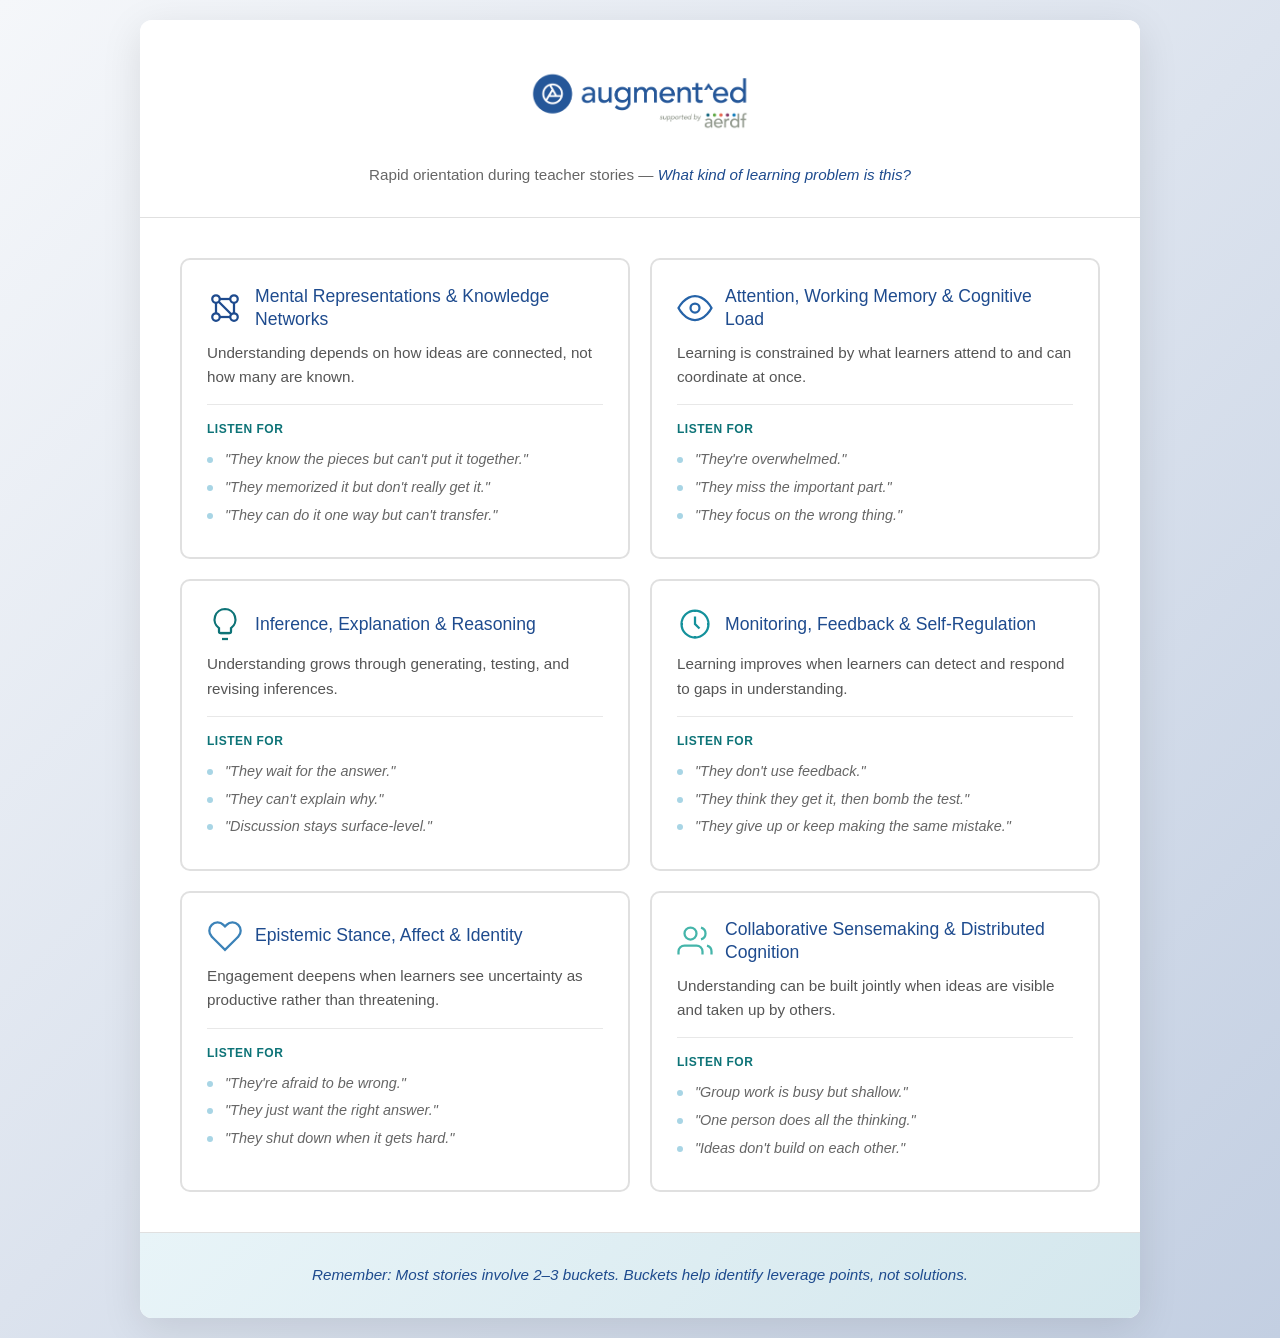
<file: index.html>
<!DOCTYPE html>
<html lang="en">
<head>
    <meta charset="UTF-8">
    <meta name="viewport" content="width=device-width, initial-scale=1.0">
    <title>Theory Mapping | AugmentED</title>
    <style>
        * {
            margin: 0;
            padding: 0;
            box-sizing: border-box;
        }

        body {
            font-family: 'Segoe UI', Tahoma, Geneva, Verdana, sans-serif;
            background: linear-gradient(135deg, #f5f7fa 0%, #c3cfe2 100%);
            color: #2c3e50;
            line-height: 1.6;
            padding: 20px;
            min-height: 100vh;
        }

        .container {
            max-width: 1000px;
            margin: 0 auto;
            background: white;
            border-radius: 12px;
            box-shadow: 0 10px 40px rgba(0, 0, 0, 0.1);
            overflow: hidden;
        }

        header {
            background: white;
            padding: 40px 40px 30px 40px;
            text-align: center;
            border-bottom: 1px solid #e0e0e0;
        }

        .logo {
            margin-bottom: 15px;
        }

        .logo img {
            height: 80px;
            width: auto;
        }

        header .purpose {
            font-size: 0.95em;
            color: #666;
            max-width: 600px;
            margin: 0 auto;
        }

        header .purpose em {
            font-style: italic;
            color: #1e4b8e;
        }

        .buckets-section {
            padding: 40px;
        }

        .buckets-grid {
            display: grid;
            grid-template-columns: repeat(auto-fit, minmax(300px, 1fr));
            gap: 20px;
        }

        .bucket-card {
            background: white;
            border: 2px solid #e0e0e0;
            border-radius: 10px;
            padding: 25px;
            transition: all 0.3s ease;
            cursor: pointer;
        }

        .bucket-card:hover {
            transform: translateY(-5px);
            box-shadow: 0 8px 25px rgba(30, 75, 142, 0.15);
            border-color: #1e4b8e;
        }

        .bucket-card.expanded {
            grid-column: 1 / -1;
            cursor: default;
        }

        .bucket-header {
            display: flex;
            align-items: center;
            gap: 12px;
            margin-bottom: 10px;
        }

        .bucket-icon {
            width: 36px;
            height: 36px;
            flex-shrink: 0;
        }

        .bucket-card[data-bucket="1"] .bucket-icon { color: #1e4b8e; }
        .bucket-card[data-bucket="2"] .bucket-icon { color: #2563a8; }
        .bucket-card[data-bucket="3"] .bucket-icon { color: #0d7377; }
        .bucket-card[data-bucket="4"] .bucket-icon { color: #14919b; }
        .bucket-card[data-bucket="5"] .bucket-icon { color: #3b82b8; }
        .bucket-card[data-bucket="6"] .bucket-icon { color: #45b5aa; }

        .bucket-card h3 {
            color: #1e4b8e;
            font-size: 1.1em;
            margin: 0;
            font-weight: 500;
            line-height: 1.3;
        }

        .bucket-card .core-idea-preview {
            color: #555;
            font-size: 0.95em;
            line-height: 1.6;
            margin-bottom: 15px;
        }

        /* Listen For Preview on Cards */
        .listen-for-preview {
            margin-top: 15px;
            padding-top: 15px;
            border-top: 1px solid #e8e8e8;
        }

        .listen-for-preview h4 {
            color: #0d7377;
            font-size: 0.75em;
            text-transform: uppercase;
            letter-spacing: 0.5px;
            margin-bottom: 10px;
            font-weight: 600;
        }

        .listen-for-preview ul {
            list-style: none;
            padding-left: 0;
        }

        .listen-for-preview li {
            padding-left: 18px;
            position: relative;
            margin-bottom: 6px;
            color: #666;
            font-size: 0.9em;
            font-style: italic;
            line-height: 1.5;
        }

        .listen-for-preview li:before {
            content: "";
            width: 6px;
            height: 6px;
            background: #a8d5e5;
            border-radius: 50%;
            position: absolute;
            left: 0;
            top: 8px;
        }

        .bucket-details {
            display: none;
            margin-top: 20px;
            padding-top: 20px;
            border-top: 1px solid #e0e0e0;
            animation: fadeIn 0.4s ease;
        }

        .bucket-card.expanded .bucket-details {
            display: block;
        }

        .bucket-card.expanded .listen-for-preview {
            display: none;
        }

        @keyframes fadeIn {
            from { opacity: 0; transform: translateY(10px); }
            to { opacity: 1; transform: translateY(0); }
        }

        .detail-section {
            margin-bottom: 20px;
        }

        .detail-section:last-child {
            margin-bottom: 0;
        }

        .detail-section h4 {
            color: #0d7377;
            font-size: 0.85em;
            text-transform: uppercase;
            letter-spacing: 0.5px;
            margin-bottom: 10px;
            font-weight: 600;
        }

        .detail-section p {
            color: #2c3e50;
            font-size: 1.05em;
            font-weight: 500;
        }

        .detail-section ul {
            list-style: none;
            padding-left: 0;
        }

        .detail-section li {
            padding-left: 20px;
            position: relative;
            margin-bottom: 8px;
            color: #555;
            font-size: 0.95em;
        }

        .listen-for li {
            font-style: italic;
        }

        .listen-for li:before {
            content: "";
            width: 8px;
            height: 8px;
            background: #a8d5e5;
            border-radius: 50%;
            position: absolute;
            left: 0;
            top: 8px;
        }

        .mechanistic li:before {
            content: "";
            width: 8px;
            height: 8px;
            border: 2px solid #14919b;
            border-radius: 2px;
            position: absolute;
            left: 0;
            top: 6px;
        }

        .deep-dive-btn {
            display: inline-block;
            margin-top: 20px;
            background: linear-gradient(135deg, #1e4b8e 0%, #2a5ca8 100%);
            color: white;
            padding: 12px 24px;
            border-radius: 25px;
            text-decoration: none;
            font-size: 0.95em;
            font-weight: 500;
            transition: all 0.3s ease;
        }

        .deep-dive-btn:hover {
            transform: translateY(-2px);
            box-shadow: 0 4px 15px rgba(30, 75, 142, 0.3);
        }

        .collapse-btn {
            display: none;
            background: transparent;
            border: 2px solid #e0e0e0;
            color: #666;
            padding: 8px 16px;
            border-radius: 20px;
            cursor: pointer;
            font-size: 0.9em;
            margin-top: 15px;
            margin-left: 10px;
            transition: all 0.3s ease;
        }

        .bucket-card.expanded .collapse-btn {
            display: inline-block;
        }

        .collapse-btn:hover {
            border-color: #1e4b8e;
            color: #1e4b8e;
        }

        footer {
            padding: 30px 40px;
            background: linear-gradient(135deg, #e8f4f8 0%, #d4e7ed 100%);
            border-top: 1px solid #e0e0e0;
        }

        .reminder {
            color: #1e4b8e;
            font-size: 0.95em;
            text-align: center;
            font-style: italic;
        }

        @media (max-width: 768px) {
            body {
                padding: 10px;
            }

            header {
                padding: 30px 20px;
            }

            header h1 {
                font-size: 1.6em;
            }

            .buckets-section {
                padding: 25px 20px;
            }

            .buckets-grid {
                grid-template-columns: 1fr;
            }

            .bucket-card.expanded {
                grid-column: 1;
            }

            footer {
                padding: 20px;
            }
        }
    </style>
</head>
<body>
    <div class="container">
        <header>
            <div class="logo">
                <img src="AugmentED_Logo_FullColor_wTag.png" alt="AugmentED - supported by AERDF">
            </div>
            <p class="purpose">Rapid orientation during teacher stories — <em>What kind of learning problem is this?</em></p>
        </header>

        <section class="buckets-section">
            <div class="buckets-grid">
                <!-- Bucket 1 -->
                <article class="bucket-card" data-bucket="1">
                    <div class="bucket-header">
                        <svg class="bucket-icon" viewBox="0 0 24 24" fill="none" stroke="currentColor" stroke-width="1.5">
                            <circle cx="6" cy="6" r="2.5"/>
                            <circle cx="18" cy="6" r="2.5"/>
                            <circle cx="6" cy="18" r="2.5"/>
                            <circle cx="18" cy="18" r="2.5"/>
                            <line x1="8.5" y1="6" x2="15.5" y2="6"/>
                            <line x1="6" y1="8.5" x2="6" y2="15.5"/>
                            <line x1="18" y1="8.5" x2="18" y2="15.5"/>
                            <line x1="8.5" y1="18" x2="15.5" y2="18"/>
                            <line x1="8" y1="8" x2="16" y2="16"/>
                        </svg>
                        <h3>Mental Representations & Knowledge Networks</h3>
                    </div>
                    <p class="core-idea-preview">Understanding depends on how ideas are connected, not how many are known.</p>

                    <div class="listen-for-preview">
                        <h4>Listen For</h4>
                        <ul>
                            <li>"They know the pieces but can't put it together."</li>
                            <li>"They memorized it but don't really get it."</li>
                            <li>"They can do it one way but can't transfer."</li>
                        </ul>
                    </div>

                    <div class="bucket-details">
                        <div class="detail-section listen-for">
                            <h4>Listen For</h4>
                            <ul>
                                <li>"They know the pieces but can't put it together."</li>
                                <li>"They memorized it but don't really get it."</li>
                                <li>"They can do it one way but can't transfer."</li>
                            </ul>
                        </div>
                        <div class="detail-section mechanistic">
                            <h4>Mechanistic Breakdowns</h4>
                            <ul>
                                <li>Fragmented schemas</li>
                                <li>Weak causal structure</li>
                                <li>Surface-level encoding</li>
                                <li>Representation misalignment (text vs. diagram vs. talk)</li>
                            </ul>
                        </div>
                        <a href="deep-dive-1.html" class="deep-dive-btn">Explore Deep Dive →</a>
                        <button class="collapse-btn" onclick="event.stopPropagation()">Collapse</button>
                    </div>
                </article>

                <!-- Bucket 2 -->
                <article class="bucket-card" data-bucket="2">
                    <div class="bucket-header">
                        <svg class="bucket-icon" viewBox="0 0 24 24" fill="none" stroke="currentColor" stroke-width="1.5">
                            <path d="M1 12s4-8 11-8 11 8 11 8-4 8-11 8-11-8-11-8z"/>
                            <circle cx="12" cy="12" r="3"/>
                        </svg>
                        <h3>Attention, Working Memory & Cognitive Load</h3>
                    </div>
                    <p class="core-idea-preview">Learning is constrained by what learners attend to and can coordinate at once.</p>

                    <div class="listen-for-preview">
                        <h4>Listen For</h4>
                        <ul>
                            <li>"They're overwhelmed."</li>
                            <li>"They miss the important part."</li>
                            <li>"They focus on the wrong thing."</li>
                        </ul>
                    </div>

                    <div class="bucket-details">
                        <div class="detail-section listen-for">
                            <h4>Listen For</h4>
                            <ul>
                                <li>"They're overwhelmed."</li>
                                <li>"They miss the important part."</li>
                                <li>"They focus on the wrong thing."</li>
                            </ul>
                        </div>
                        <div class="detail-section mechanistic">
                            <h4>Mechanistic Breakdowns</h4>
                            <ul>
                                <li>Misdirected attention</li>
                                <li>Extraneous cognitive load</li>
                                <li>Split attention</li>
                                <li>Prior knowledge not activated</li>
                            </ul>
                        </div>
                        <a href="deep-dive-2.html" class="deep-dive-btn">Explore Deep Dive →</a>
                        <button class="collapse-btn" onclick="event.stopPropagation()">Collapse</button>
                    </div>
                </article>

                <!-- Bucket 3 -->
                <article class="bucket-card" data-bucket="3">
                    <div class="bucket-header">
                        <svg class="bucket-icon" viewBox="0 0 24 24" fill="none" stroke="currentColor" stroke-width="1.5">
                            <path d="M9 18h6"/>
                            <path d="M10 22h4"/>
                            <path d="M12 2a7 7 0 0 0-4 12.7V17a1 1 0 0 0 1 1h6a1 1 0 0 0 1-1v-2.3A7 7 0 0 0 12 2z"/>
                        </svg>
                        <h3>Inference, Explanation & Reasoning</h3>
                    </div>
                    <p class="core-idea-preview">Understanding grows through generating, testing, and revising inferences.</p>

                    <div class="listen-for-preview">
                        <h4>Listen For</h4>
                        <ul>
                            <li>"They wait for the answer."</li>
                            <li>"They can't explain why."</li>
                            <li>"Discussion stays surface-level."</li>
                        </ul>
                    </div>

                    <div class="bucket-details">
                        <div class="detail-section listen-for">
                            <h4>Listen For</h4>
                            <ul>
                                <li>"They wait for the answer."</li>
                                <li>"They can't explain why."</li>
                                <li>"Discussion stays surface-level."</li>
                            </ul>
                        </div>
                        <div class="detail-section mechanistic">
                            <h4>Mechanistic Breakdowns</h4>
                            <ul>
                                <li>Low inference demand</li>
                                <li>Explanations without mechanisms</li>
                                <li>Weak counterfactual reasoning</li>
                                <li>No productive failure opportunities</li>
                            </ul>
                        </div>
                        <a href="deep-dive-3.html" class="deep-dive-btn">Explore Deep Dive →</a>
                        <button class="collapse-btn" onclick="event.stopPropagation()">Collapse</button>
                    </div>
                </article>

                <!-- Bucket 4 -->
                <article class="bucket-card" data-bucket="4">
                    <div class="bucket-header">
                        <svg class="bucket-icon" viewBox="0 0 24 24" fill="none" stroke="currentColor" stroke-width="1.5">
                            <circle cx="12" cy="12" r="9"/>
                            <path d="M12 7v5l3 3"/>
                            <path d="M12 3v1"/>
                            <path d="M12 20v1"/>
                            <path d="M3 12h1"/>
                            <path d="M20 12h1"/>
                        </svg>
                        <h3>Monitoring, Feedback & Self-Regulation</h3>
                    </div>
                    <p class="core-idea-preview">Learning improves when learners can detect and respond to gaps in understanding.</p>

                    <div class="listen-for-preview">
                        <h4>Listen For</h4>
                        <ul>
                            <li>"They don't use feedback."</li>
                            <li>"They think they get it, then bomb the test."</li>
                            <li>"They give up or keep making the same mistake."</li>
                        </ul>
                    </div>

                    <div class="bucket-details">
                        <div class="detail-section listen-for">
                            <h4>Listen For</h4>
                            <ul>
                                <li>"They don't use feedback."</li>
                                <li>"They think they get it, then bomb the test."</li>
                                <li>"They give up or keep making the same mistake."</li>
                            </ul>
                        </div>
                        <div class="detail-section mechanistic">
                            <h4>Mechanistic Breakdowns</h4>
                            <ul>
                                <li>Poor metacognitive calibration</li>
                                <li>Feedback that evaluates but doesn't inform</li>
                                <li>No visibility into progress</li>
                                <li>Weak error detection</li>
                            </ul>
                        </div>
                        <a href="deep-dive-4.html" class="deep-dive-btn">Explore Deep Dive →</a>
                        <button class="collapse-btn" onclick="event.stopPropagation()">Collapse</button>
                    </div>
                </article>

                <!-- Bucket 5 -->
                <article class="bucket-card" data-bucket="5">
                    <div class="bucket-header">
                        <svg class="bucket-icon" viewBox="0 0 24 24" fill="none" stroke="currentColor" stroke-width="1.5">
                            <path d="M20.84 4.61a5.5 5.5 0 0 0-7.78 0L12 5.67l-1.06-1.06a5.5 5.5 0 0 0-7.78 7.78l1.06 1.06L12 21.23l7.78-7.78 1.06-1.06a5.5 5.5 0 0 0 0-7.78z"/>
                        </svg>
                        <h3>Epistemic Stance, Affect & Identity</h3>
                    </div>
                    <p class="core-idea-preview">Engagement deepens when learners see uncertainty as productive rather than threatening.</p>

                    <div class="listen-for-preview">
                        <h4>Listen For</h4>
                        <ul>
                            <li>"They're afraid to be wrong."</li>
                            <li>"They just want the right answer."</li>
                            <li>"They shut down when it gets hard."</li>
                        </ul>
                    </div>

                    <div class="bucket-details">
                        <div class="detail-section listen-for">
                            <h4>Listen For</h4>
                            <ul>
                                <li>"They're afraid to be wrong."</li>
                                <li>"They just want the right answer."</li>
                                <li>"They shut down when it gets hard."</li>
                            </ul>
                        </div>
                        <div class="detail-section mechanistic">
                            <h4>Mechanistic Breakdowns</h4>
                            <ul>
                                <li>Fixed view of knowledge</li>
                                <li>High epistemic risk</li>
                                <li>Confusion interpreted as failure</li>
                                <li>Threatened learner identity</li>
                            </ul>
                        </div>
                        <a href="deep-dive-5.html" class="deep-dive-btn">Explore Deep Dive →</a>
                        <button class="collapse-btn" onclick="event.stopPropagation()">Collapse</button>
                    </div>
                </article>

                <!-- Bucket 6 -->
                <article class="bucket-card" data-bucket="6">
                    <div class="bucket-header">
                        <svg class="bucket-icon" viewBox="0 0 24 24" fill="none" stroke="currentColor" stroke-width="1.5">
                            <path d="M17 21v-2a4 4 0 0 0-4-4H5a4 4 0 0 0-4 4v2"/>
                            <circle cx="9" cy="7" r="4"/>
                            <path d="M23 21v-2a4 4 0 0 0-3-3.87"/>
                            <path d="M16 3.13a4 4 0 0 1 0 7.75"/>
                        </svg>
                        <h3>Collaborative Sensemaking & Distributed Cognition</h3>
                    </div>
                    <p class="core-idea-preview">Understanding can be built jointly when ideas are visible and taken up by others.</p>

                    <div class="listen-for-preview">
                        <h4>Listen For</h4>
                        <ul>
                            <li>"Group work is busy but shallow."</li>
                            <li>"One person does all the thinking."</li>
                            <li>"Ideas don't build on each other."</li>
                        </ul>
                    </div>

                    <div class="bucket-details">
                        <div class="detail-section listen-for">
                            <h4>Listen For</h4>
                            <ul>
                                <li>"Group work is busy but shallow."</li>
                                <li>"One person does all the thinking."</li>
                                <li>"Ideas don't build on each other."</li>
                            </ul>
                        </div>
                        <div class="detail-section mechanistic">
                            <h4>Mechanistic Breakdowns</h4>
                            <ul>
                                <li>No shared representations</li>
                                <li>Low dialogic uptake</li>
                                <li>Uneven participation in reasoning</li>
                                <li>Missing transactive exchange</li>
                            </ul>
                        </div>
                        <a href="deep-dive-6.html" class="deep-dive-btn">Explore Deep Dive →</a>
                        <button class="collapse-btn" onclick="event.stopPropagation()">Collapse</button>
                    </div>
                </article>
            </div>
        </section>

        <footer>
            <p class="reminder">Remember: Most stories involve 2–3 buckets. Buckets help identify leverage points, not solutions.</p>
        </footer>
    </div>

    <script>
        document.querySelectorAll('.bucket-card').forEach(card => {
            card.addEventListener('click', function(e) {
                if (e.target.classList.contains('deep-dive-btn')) return;

                const isExpanded = this.classList.contains('expanded');

                // Collapse all cards
                document.querySelectorAll('.bucket-card.expanded').forEach(c => {
                    c.classList.remove('expanded');
                });

                // Expand clicked card if it wasn't already expanded
                if (!isExpanded) {
                    this.classList.add('expanded');
                    setTimeout(() => {
                        this.scrollIntoView({ behavior: 'smooth', block: 'nearest' });
                    }, 100);
                }
            });

            // Collapse button
            const collapseBtn = card.querySelector('.collapse-btn');
            if (collapseBtn) {
                collapseBtn.addEventListener('click', function(e) {
                    e.stopPropagation();
                    card.classList.remove('expanded');
                });
            }
        });
    </script>
</body>
</html>
</file>
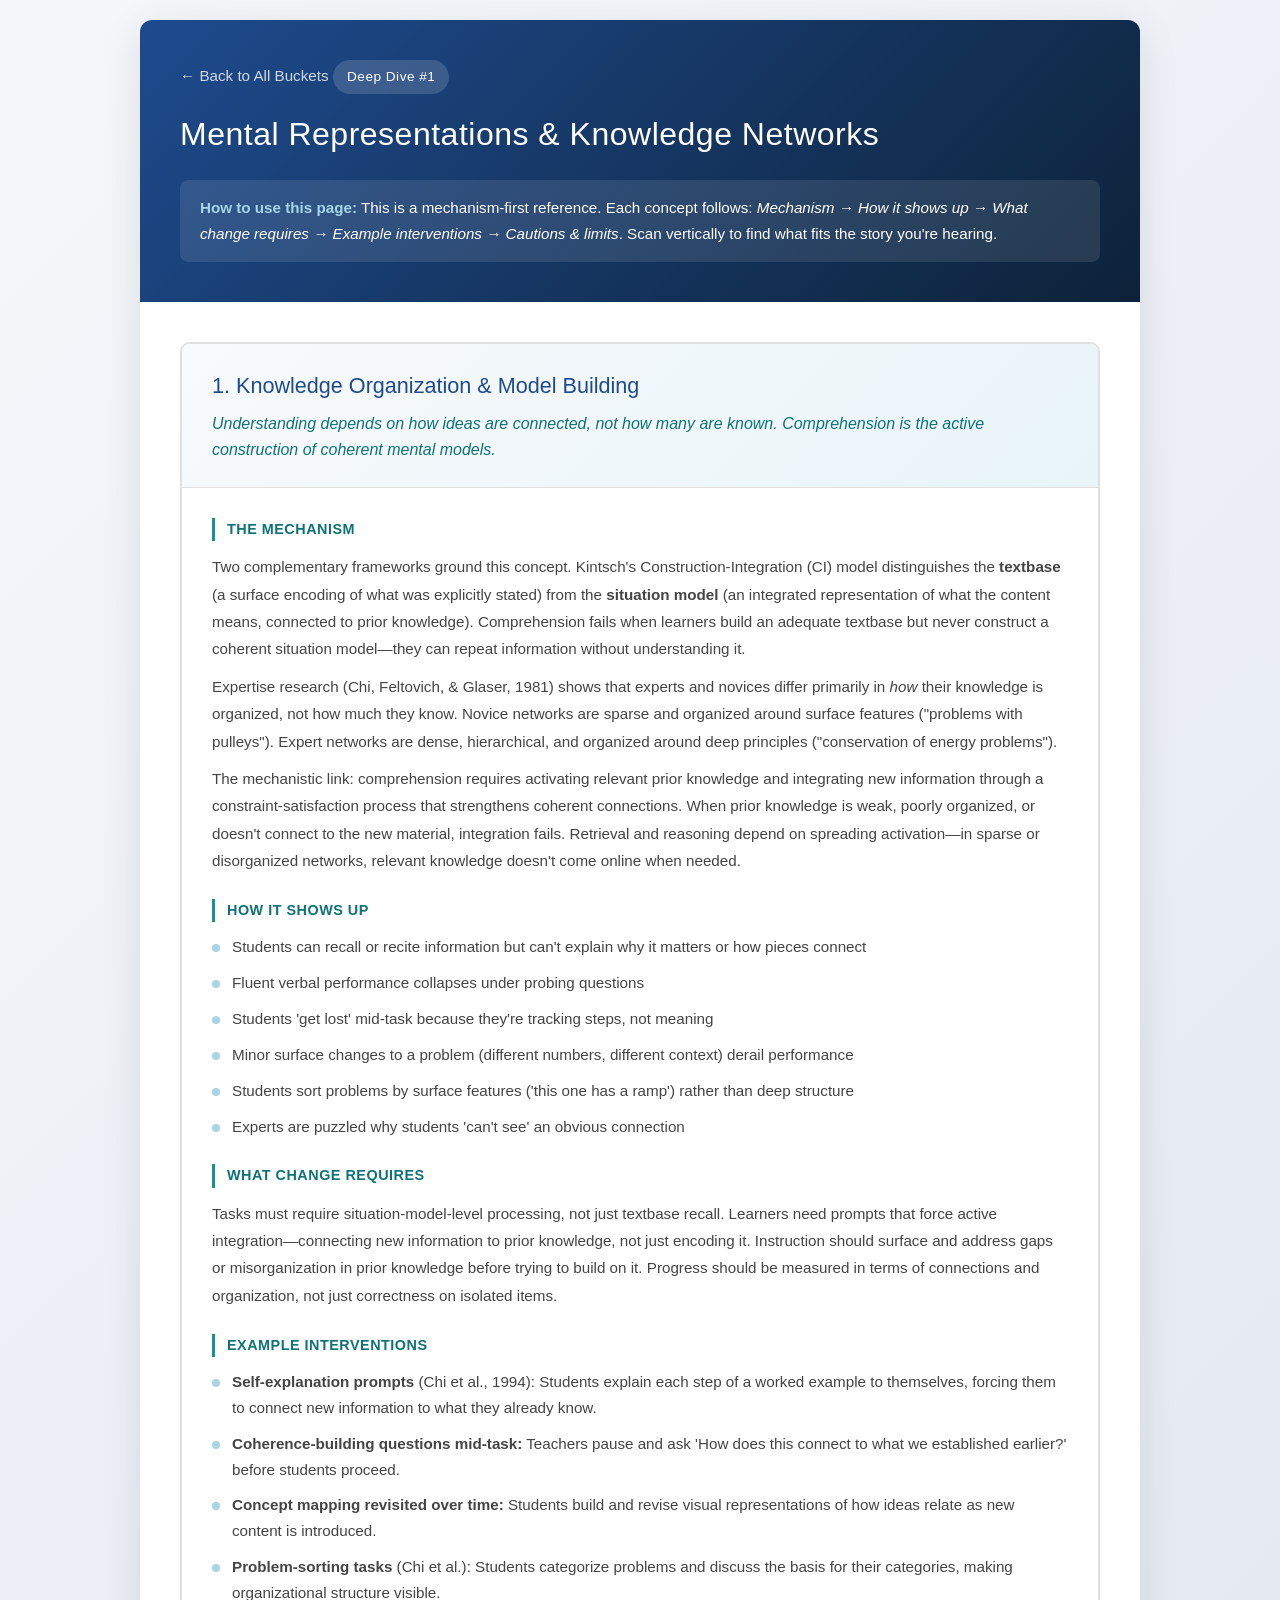
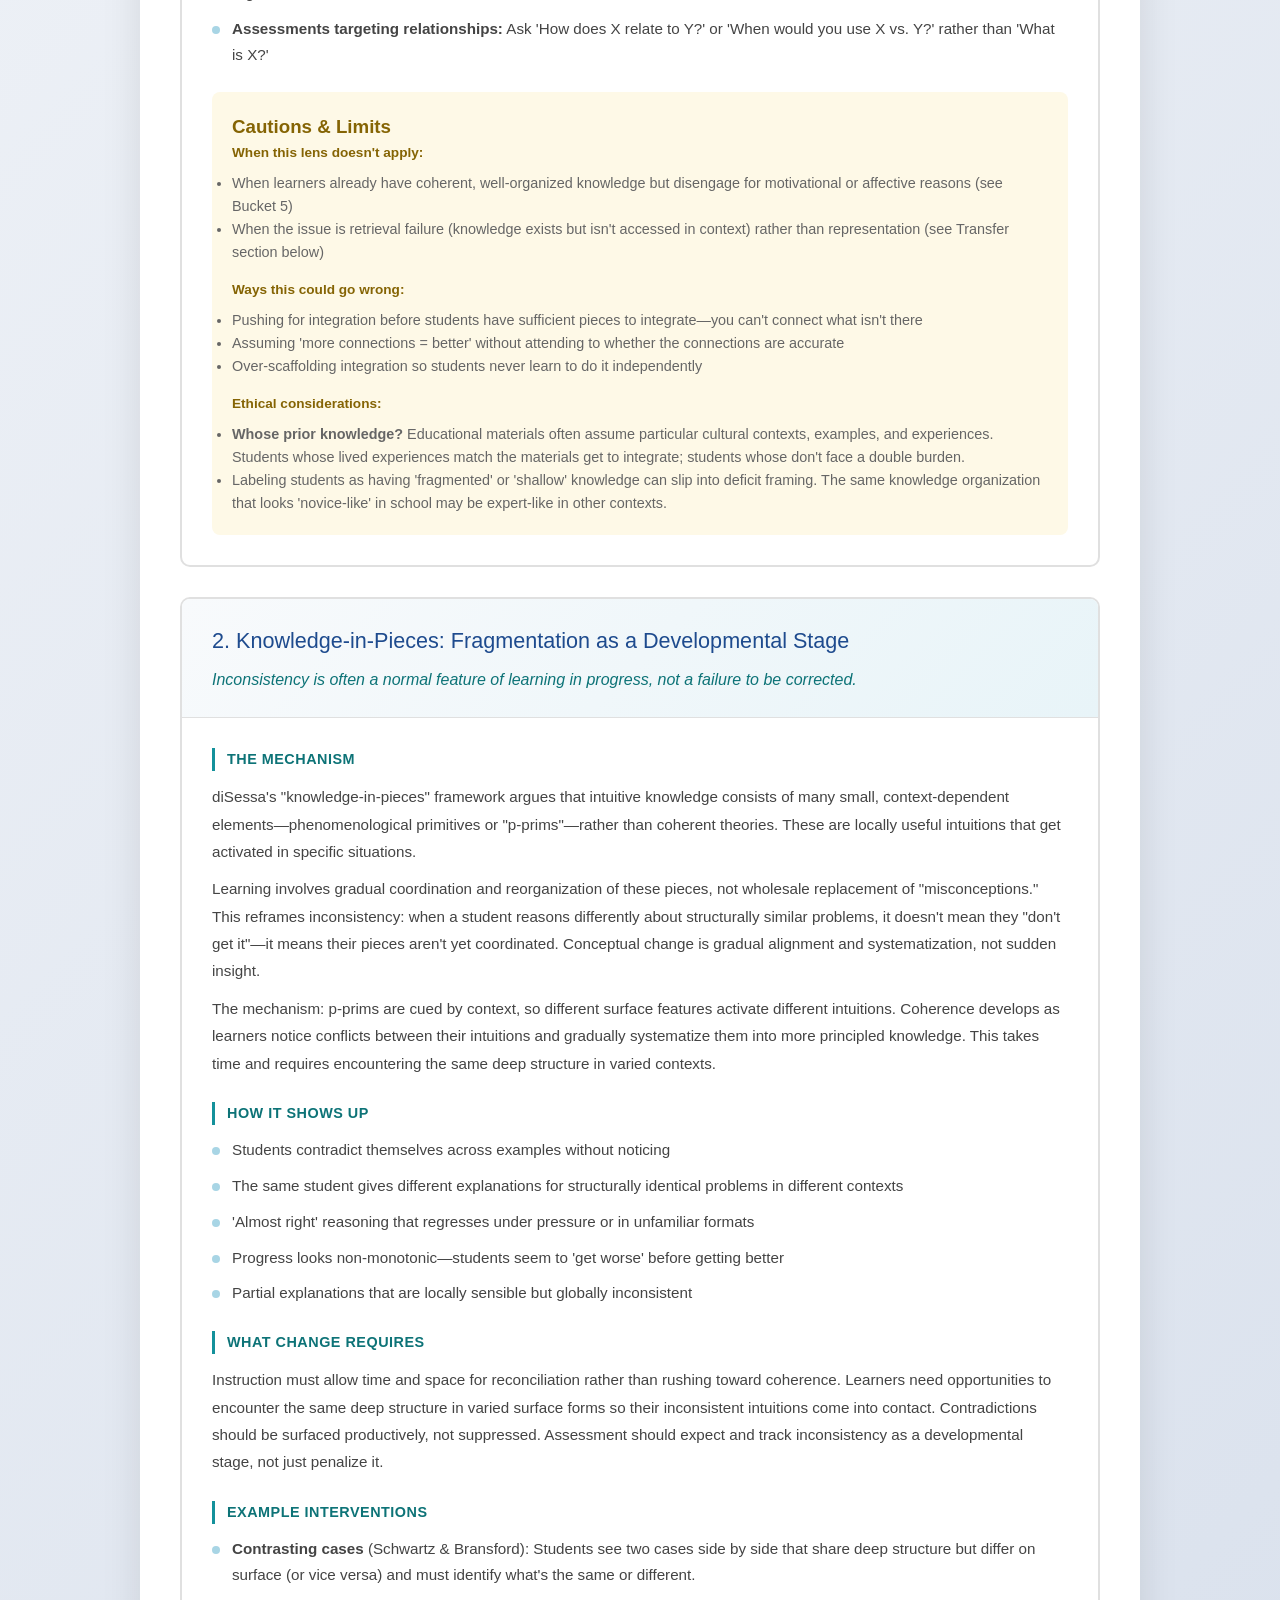
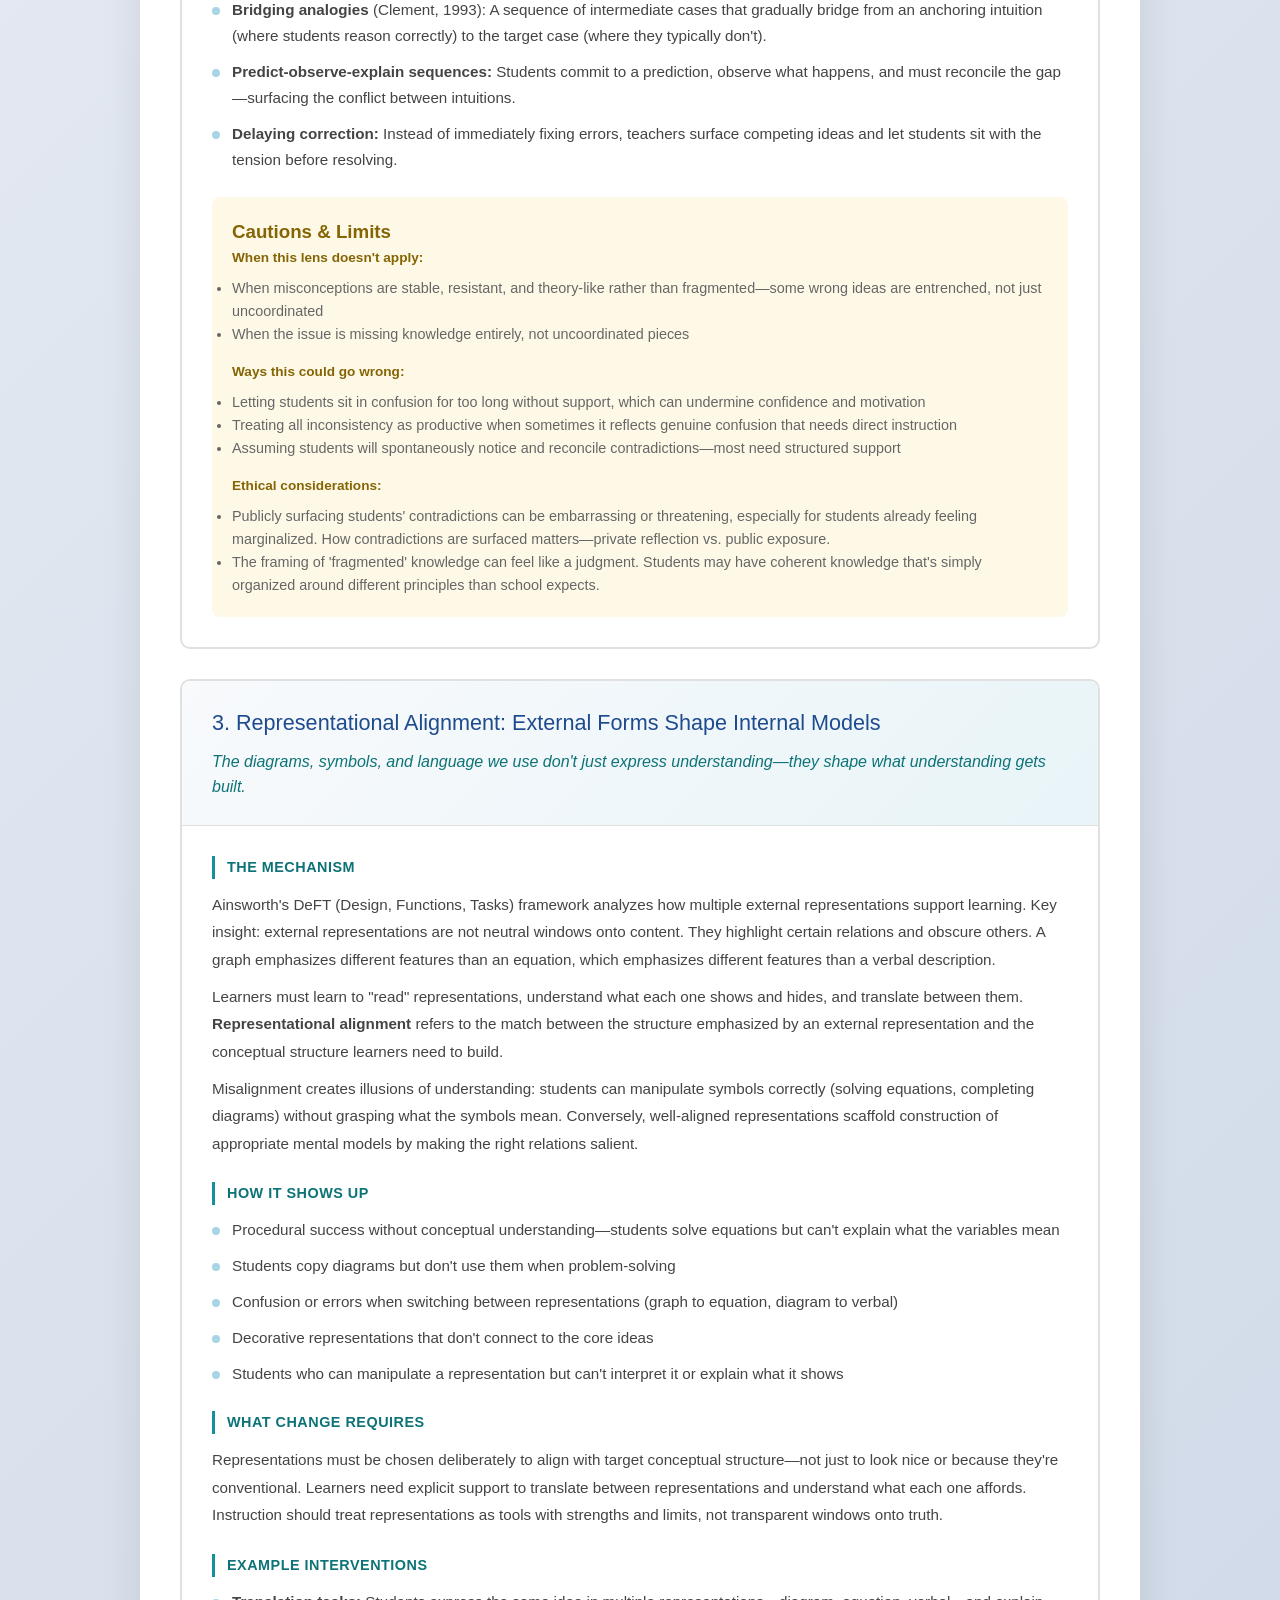
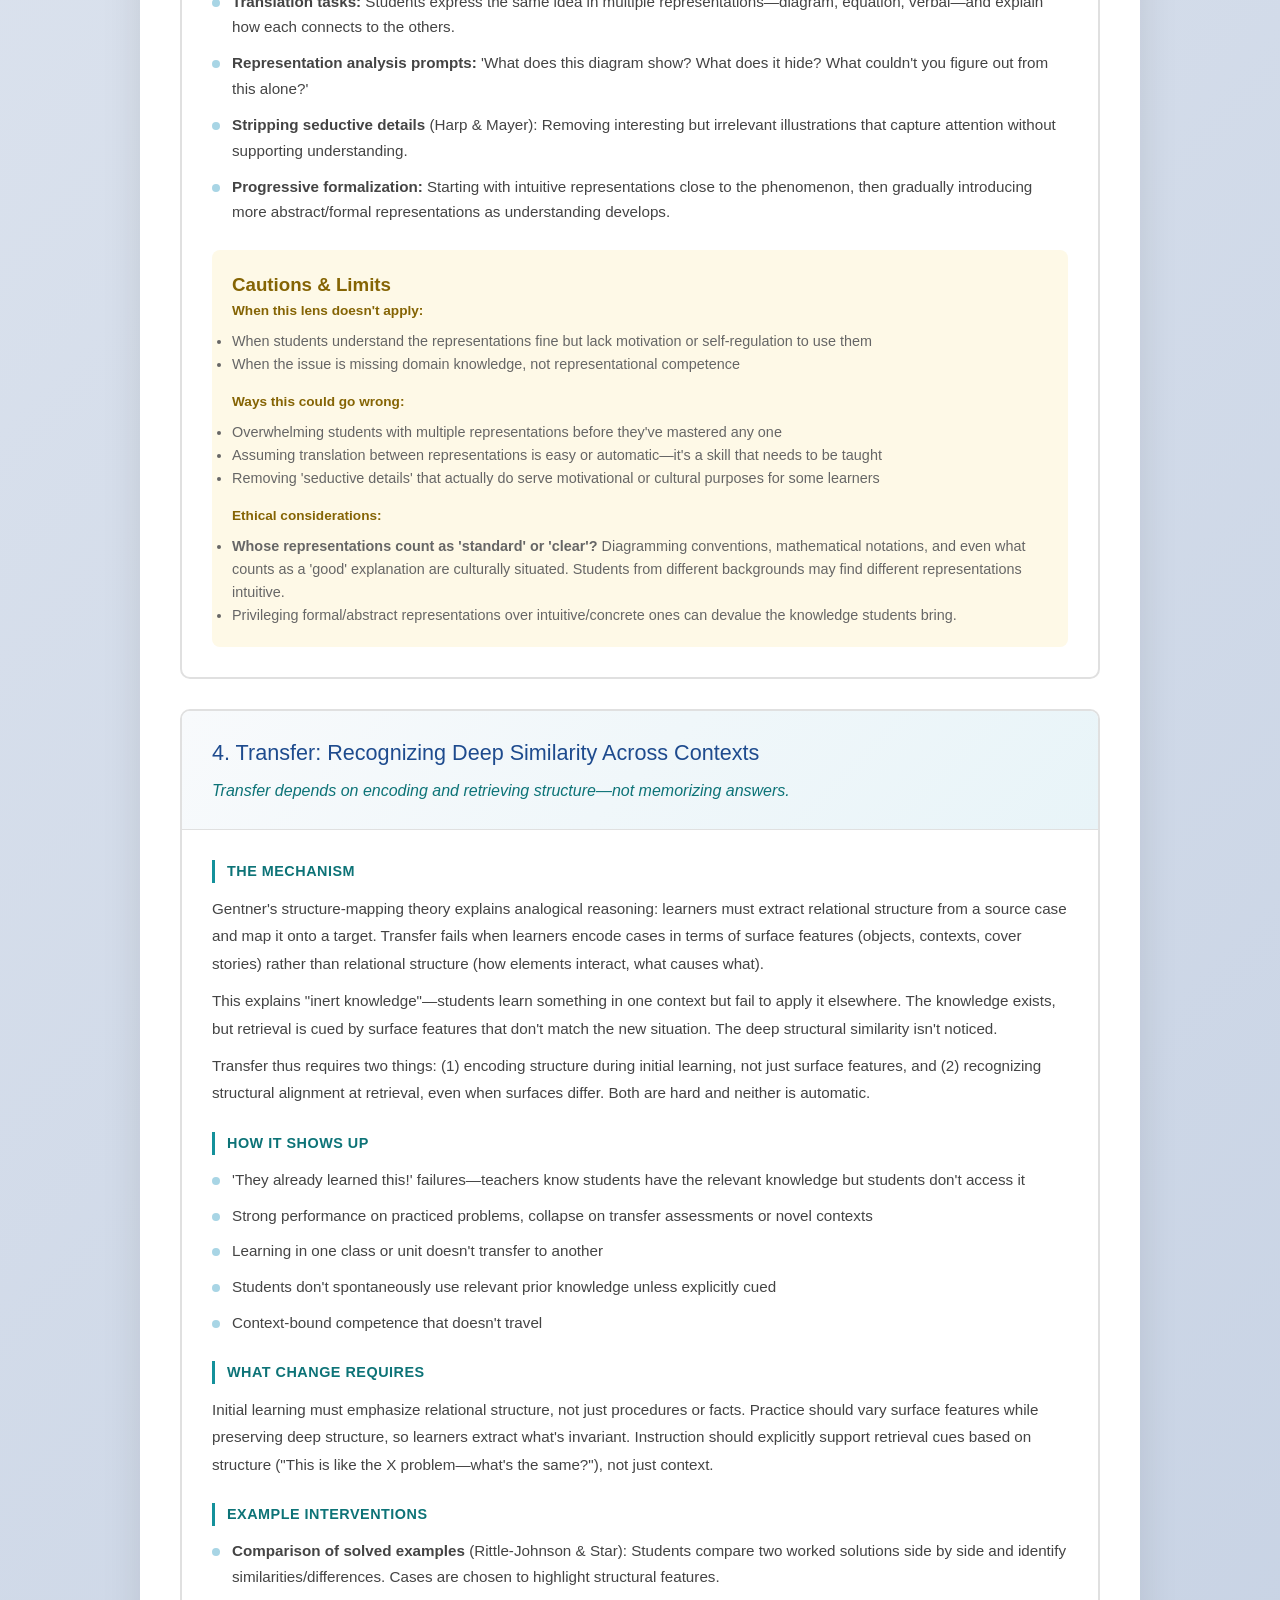
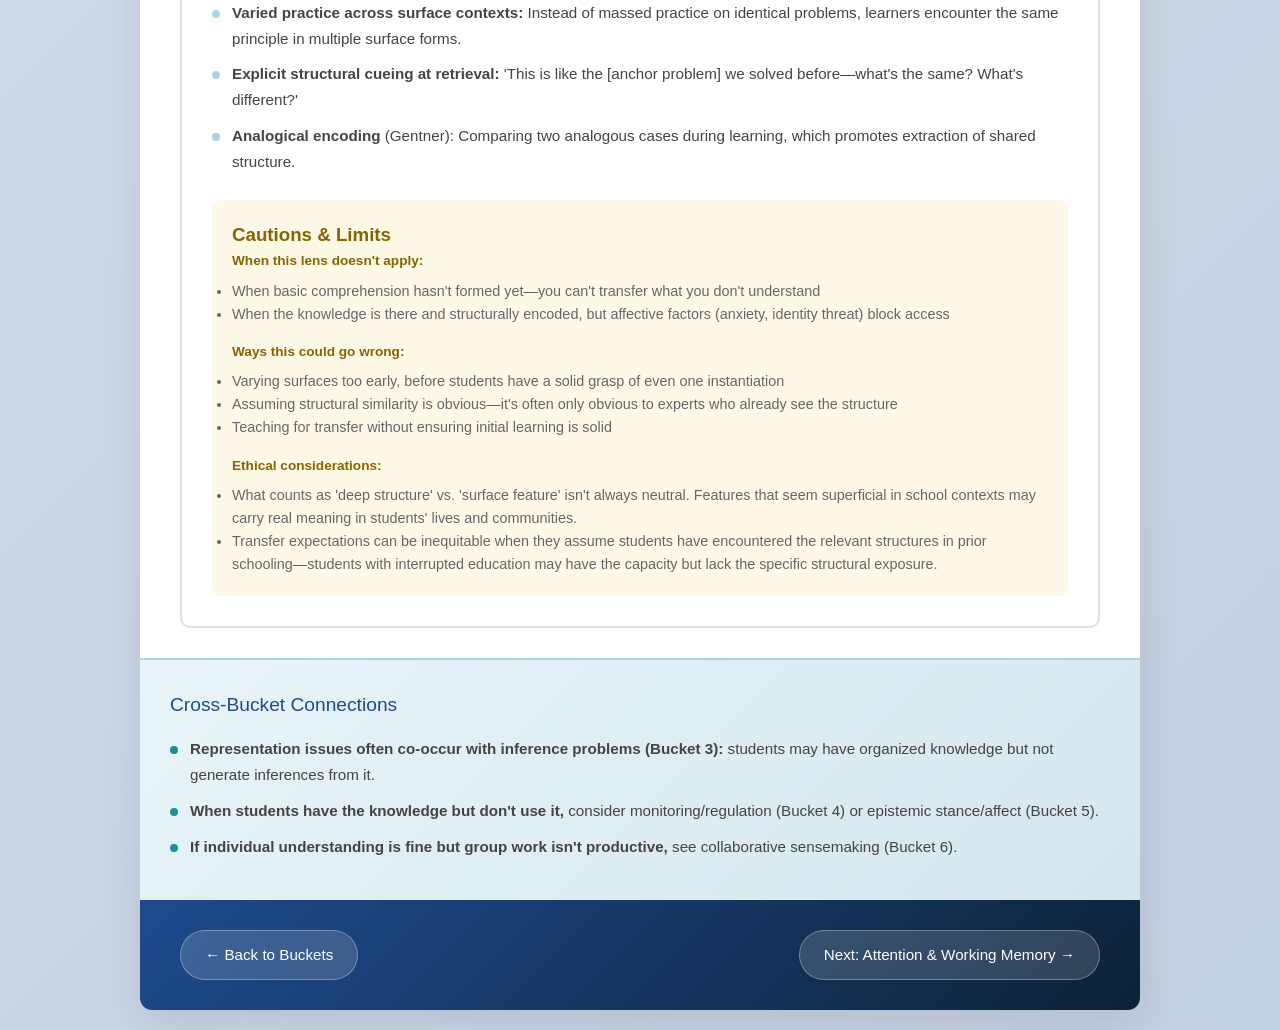
<file: deep-dive-1.html>
<!DOCTYPE html>
<html lang="en">
<head>
    <meta charset="UTF-8">
    <meta name="viewport" content="width=device-width, initial-scale=1.0">
    <title>Deep Dive #1: Mental Representations & Knowledge Networks | AugmentED</title>
    <style>
        * {
            margin: 0;
            padding: 0;
            box-sizing: border-box;
        }

        body {
            font-family: 'Segoe UI', Tahoma, Geneva, Verdana, sans-serif;
            background: linear-gradient(135deg, #f5f7fa 0%, #c3cfe2 100%);
            color: #2c3e50;
            line-height: 1.6;
            padding: 20px;
            min-height: 100vh;
        }

        .container {
            max-width: 1000px;
            margin: 0 auto;
            background: white;
            border-radius: 12px;
            box-shadow: 0 10px 40px rgba(0, 0, 0, 0.1);
            overflow: hidden;
        }

        header {
            background: linear-gradient(135deg, #1e4b8e 0%, #0d2238 100%);
            color: white;
            padding: 40px;
        }

        .back-link {
            display: inline-flex;
            align-items: center;
            color: rgba(255, 255, 255, 0.8);
            text-decoration: none;
            font-size: 0.95em;
            margin-bottom: 20px;
            transition: color 0.3s ease;
        }

        .back-link:hover {
            color: white;
        }

        .bucket-label {
            display: inline-block;
            background: rgba(255, 255, 255, 0.15);
            padding: 6px 14px;
            border-radius: 20px;
            font-size: 0.85em;
            margin-bottom: 15px;
            letter-spacing: 0.5px;
        }

        header h1 {
            font-size: 2em;
            margin-bottom: 15px;
            font-weight: 400;
            letter-spacing: 0.5px;
        }

        .how-to-use {
            background: rgba(255, 255, 255, 0.1);
            border-radius: 8px;
            padding: 15px 20px;
            margin-top: 20px;
            font-size: 0.95em;
            line-height: 1.7;
        }

        .how-to-use strong {
            color: #a8d5e5;
        }

        .content-section {
            padding: 40px;
        }

        /* Concept Cards */
        .concept-card {
            background: white;
            border: 2px solid #e0e0e0;
            border-radius: 10px;
            margin-bottom: 30px;
            overflow: hidden;
            transition: all 0.3s ease;
        }

        .concept-card:hover {
            border-color: #1e4b8e;
            box-shadow: 0 5px 20px rgba(30, 75, 142, 0.1);
        }

        .concept-header {
            background: linear-gradient(135deg, #f8fafc 0%, #e8f4f8 100%);
            padding: 25px 30px;
            border-bottom: 1px solid #e0e0e0;
            cursor: pointer;
        }

        .concept-header h2 {
            color: #1e4b8e;
            font-size: 1.35em;
            margin-bottom: 8px;
            font-weight: 500;
        }

        .concept-header .tagline {
            color: #0d7377;
            font-size: 1em;
            font-style: italic;
        }

        .concept-content {
            padding: 30px;
        }

        .concept-section {
            margin-bottom: 25px;
        }

        .concept-section:last-child {
            margin-bottom: 0;
        }

        .concept-section h3 {
            color: #0d7377;
            font-size: 0.9em;
            text-transform: uppercase;
            letter-spacing: 0.5px;
            margin-bottom: 12px;
            font-weight: 600;
            border-left: 3px solid #14919b;
            padding-left: 12px;
        }

        .concept-section p {
            color: #444;
            font-size: 0.95em;
            line-height: 1.8;
            margin-bottom: 10px;
        }

        .concept-section ul {
            list-style: none;
            padding-left: 0;
        }

        .concept-section li {
            padding-left: 20px;
            position: relative;
            margin-bottom: 10px;
            color: #444;
            font-size: 0.95em;
            line-height: 1.7;
        }

        .concept-section li:before {
            content: "";
            width: 8px;
            height: 8px;
            background: #a8d5e5;
            border-radius: 50%;
            position: absolute;
            left: 0;
            top: 10px;
        }

        /* Cautions Section */
        .cautions-section {
            background: #fef9e7;
            border-radius: 8px;
            padding: 20px;
            margin-top: 20px;
        }

        .cautions-section h3 {
            color: #856404;
            border-left-color: #f0ad4e;
        }

        .caution-subsection {
            margin-bottom: 15px;
        }

        .caution-subsection:last-child {
            margin-bottom: 0;
        }

        .caution-subsection h4 {
            color: #856404;
            font-size: 0.85em;
            font-weight: 600;
            margin-bottom: 8px;
        }

        .caution-subsection p,
        .caution-subsection li {
            color: #666;
            font-size: 0.9em;
        }

        /* Cross-Bucket Connections */
        .cross-bucket {
            background: linear-gradient(135deg, #e8f4f8 0%, #d4e7ed 100%);
            padding: 30px;
            margin: 0 -40px -40px -40px;
            border-top: 2px solid #a8d5e5;
        }

        .cross-bucket h2 {
            color: #1e4b8e;
            font-size: 1.2em;
            margin-bottom: 15px;
            font-weight: 500;
        }

        .cross-bucket ul {
            list-style: none;
            padding-left: 0;
        }

        .cross-bucket li {
            padding-left: 20px;
            position: relative;
            margin-bottom: 10px;
            color: #444;
            font-size: 0.95em;
            line-height: 1.7;
        }

        .cross-bucket li:before {
            content: "";
            width: 8px;
            height: 8px;
            background: #14919b;
            border-radius: 50%;
            position: absolute;
            left: 0;
            top: 10px;
        }

        /* Footer Navigation */
        footer {
            padding: 30px 40px;
            background: linear-gradient(135deg, #1e4b8e 0%, #0d2238 100%);
            display: flex;
            justify-content: space-between;
            align-items: center;
            flex-wrap: wrap;
            gap: 15px;
        }

        .nav-btn {
            display: inline-block;
            background: rgba(255, 255, 255, 0.15);
            color: white;
            padding: 12px 24px;
            border-radius: 25px;
            text-decoration: none;
            font-size: 0.95em;
            font-weight: 500;
            transition: all 0.3s ease;
            border: 1px solid rgba(255, 255, 255, 0.3);
        }

        .nav-btn:hover {
            background: rgba(255, 255, 255, 0.25);
            transform: translateY(-2px);
        }

        @media (max-width: 768px) {
            body {
                padding: 10px;
            }

            header {
                padding: 30px 20px;
            }

            header h1 {
                font-size: 1.5em;
            }

            .content-section {
                padding: 25px 20px;
            }

            .concept-header,
            .concept-content {
                padding: 20px;
            }

            .cross-bucket {
                margin: 0 -20px -25px -20px;
                padding: 20px;
            }

            footer {
                padding: 20px;
                flex-direction: column;
            }

            .nav-btn {
                width: 100%;
                text-align: center;
            }
        }
    </style>
</head>
<body>
    <div class="container">
        <header>
            <a href="index.html" class="back-link">← Back to All Buckets</a>
            <div class="bucket-label">Deep Dive #1</div>
            <h1>Mental Representations & Knowledge Networks</h1>
            <div class="how-to-use">
                <strong>How to use this page:</strong> This is a mechanism-first reference. Each concept follows: <em>Mechanism → How it shows up → What change requires → Example interventions → Cautions & limits</em>. Scan vertically to find what fits the story you're hearing.
            </div>
        </header>

        <section class="content-section">
            <!-- Concept 1 -->
            <article class="concept-card">
                <div class="concept-header">
                    <h2>1. Knowledge Organization & Model Building</h2>
                    <p class="tagline">Understanding depends on how ideas are connected, not how many are known. Comprehension is the active construction of coherent mental models.</p>
                </div>
                <div class="concept-content">
                    <div class="concept-section">
                        <h3>The Mechanism</h3>
                        <p>Two complementary frameworks ground this concept. Kintsch's Construction-Integration (CI) model distinguishes the <strong>textbase</strong> (a surface encoding of what was explicitly stated) from the <strong>situation model</strong> (an integrated representation of what the content means, connected to prior knowledge). Comprehension fails when learners build an adequate textbase but never construct a coherent situation model—they can repeat information without understanding it.</p>
                        <p>Expertise research (Chi, Feltovich, & Glaser, 1981) shows that experts and novices differ primarily in <em>how</em> their knowledge is organized, not how much they know. Novice networks are sparse and organized around surface features ("problems with pulleys"). Expert networks are dense, hierarchical, and organized around deep principles ("conservation of energy problems").</p>
                        <p>The mechanistic link: comprehension requires activating relevant prior knowledge and integrating new information through a constraint-satisfaction process that strengthens coherent connections. When prior knowledge is weak, poorly organized, or doesn't connect to the new material, integration fails. Retrieval and reasoning depend on spreading activation—in sparse or disorganized networks, relevant knowledge doesn't come online when needed.</p>
                    </div>

                    <div class="concept-section">
                        <h3>How It Shows Up</h3>
                        <ul>
                            <li>Students can recall or recite information but can't explain why it matters or how pieces connect</li>
                            <li>Fluent verbal performance collapses under probing questions</li>
                            <li>Students 'get lost' mid-task because they're tracking steps, not meaning</li>
                            <li>Minor surface changes to a problem (different numbers, different context) derail performance</li>
                            <li>Students sort problems by surface features ('this one has a ramp') rather than deep structure</li>
                            <li>Experts are puzzled why students 'can't see' an obvious connection</li>
                        </ul>
                    </div>

                    <div class="concept-section">
                        <h3>What Change Requires</h3>
                        <p>Tasks must require situation-model-level processing, not just textbase recall. Learners need prompts that force active integration—connecting new information to prior knowledge, not just encoding it. Instruction should surface and address gaps or misorganization in prior knowledge before trying to build on it. Progress should be measured in terms of connections and organization, not just correctness on isolated items.</p>
                    </div>

                    <div class="concept-section">
                        <h3>Example Interventions</h3>
                        <ul>
                            <li><strong>Self-explanation prompts</strong> (Chi et al., 1994): Students explain each step of a worked example to themselves, forcing them to connect new information to what they already know.</li>
                            <li><strong>Coherence-building questions mid-task:</strong> Teachers pause and ask 'How does this connect to what we established earlier?' before students proceed.</li>
                            <li><strong>Concept mapping revisited over time:</strong> Students build and revise visual representations of how ideas relate as new content is introduced.</li>
                            <li><strong>Problem-sorting tasks</strong> (Chi et al.): Students categorize problems and discuss the basis for their categories, making organizational structure visible.</li>
                            <li><strong>Assessments targeting relationships:</strong> Ask 'How does X relate to Y?' or 'When would you use X vs. Y?' rather than 'What is X?'</li>
                        </ul>
                    </div>

                    <div class="cautions-section">
                        <h3>Cautions & Limits</h3>
                        <div class="caution-subsection">
                            <h4>When this lens doesn't apply:</h4>
                            <ul>
                                <li>When learners already have coherent, well-organized knowledge but disengage for motivational or affective reasons (see Bucket 5)</li>
                                <li>When the issue is retrieval failure (knowledge exists but isn't accessed in context) rather than representation (see Transfer section below)</li>
                            </ul>
                        </div>
                        <div class="caution-subsection">
                            <h4>Ways this could go wrong:</h4>
                            <ul>
                                <li>Pushing for integration before students have sufficient pieces to integrate—you can't connect what isn't there</li>
                                <li>Assuming 'more connections = better' without attending to whether the connections are accurate</li>
                                <li>Over-scaffolding integration so students never learn to do it independently</li>
                            </ul>
                        </div>
                        <div class="caution-subsection">
                            <h4>Ethical considerations:</h4>
                            <ul>
                                <li><strong>Whose prior knowledge?</strong> Educational materials often assume particular cultural contexts, examples, and experiences. Students whose lived experiences match the materials get to integrate; students whose don't face a double burden.</li>
                                <li>Labeling students as having 'fragmented' or 'shallow' knowledge can slip into deficit framing. The same knowledge organization that looks 'novice-like' in school may be expert-like in other contexts.</li>
                            </ul>
                        </div>
                    </div>
                </div>
            </article>

            <!-- Concept 2 -->
            <article class="concept-card">
                <div class="concept-header">
                    <h2>2. Knowledge-in-Pieces: Fragmentation as a Developmental Stage</h2>
                    <p class="tagline">Inconsistency is often a normal feature of learning in progress, not a failure to be corrected.</p>
                </div>
                <div class="concept-content">
                    <div class="concept-section">
                        <h3>The Mechanism</h3>
                        <p>diSessa's "knowledge-in-pieces" framework argues that intuitive knowledge consists of many small, context-dependent elements—phenomenological primitives or "p-prims"—rather than coherent theories. These are locally useful intuitions that get activated in specific situations.</p>
                        <p>Learning involves gradual coordination and reorganization of these pieces, not wholesale replacement of "misconceptions." This reframes inconsistency: when a student reasons differently about structurally similar problems, it doesn't mean they "don't get it"—it means their pieces aren't yet coordinated. Conceptual change is gradual alignment and systematization, not sudden insight.</p>
                        <p>The mechanism: p-prims are cued by context, so different surface features activate different intuitions. Coherence develops as learners notice conflicts between their intuitions and gradually systematize them into more principled knowledge. This takes time and requires encountering the same deep structure in varied contexts.</p>
                    </div>

                    <div class="concept-section">
                        <h3>How It Shows Up</h3>
                        <ul>
                            <li>Students contradict themselves across examples without noticing</li>
                            <li>The same student gives different explanations for structurally identical problems in different contexts</li>
                            <li>'Almost right' reasoning that regresses under pressure or in unfamiliar formats</li>
                            <li>Progress looks non-monotonic—students seem to 'get worse' before getting better</li>
                            <li>Partial explanations that are locally sensible but globally inconsistent</li>
                        </ul>
                    </div>

                    <div class="concept-section">
                        <h3>What Change Requires</h3>
                        <p>Instruction must allow time and space for reconciliation rather than rushing toward coherence. Learners need opportunities to encounter the same deep structure in varied surface forms so their inconsistent intuitions come into contact. Contradictions should be surfaced productively, not suppressed. Assessment should expect and track inconsistency as a developmental stage, not just penalize it.</p>
                    </div>

                    <div class="concept-section">
                        <h3>Example Interventions</h3>
                        <ul>
                            <li><strong>Contrasting cases</strong> (Schwartz & Bransford): Students see two cases side by side that share deep structure but differ on surface (or vice versa) and must identify what's the same or different.</li>
                            <li><strong>Bridging analogies</strong> (Clement, 1993): A sequence of intermediate cases that gradually bridge from an anchoring intuition (where students reason correctly) to the target case (where they typically don't).</li>
                            <li><strong>Predict-observe-explain sequences:</strong> Students commit to a prediction, observe what happens, and must reconcile the gap—surfacing the conflict between intuitions.</li>
                            <li><strong>Delaying correction:</strong> Instead of immediately fixing errors, teachers surface competing ideas and let students sit with the tension before resolving.</li>
                        </ul>
                    </div>

                    <div class="cautions-section">
                        <h3>Cautions & Limits</h3>
                        <div class="caution-subsection">
                            <h4>When this lens doesn't apply:</h4>
                            <ul>
                                <li>When misconceptions are stable, resistant, and theory-like rather than fragmented—some wrong ideas are entrenched, not just uncoordinated</li>
                                <li>When the issue is missing knowledge entirely, not uncoordinated pieces</li>
                            </ul>
                        </div>
                        <div class="caution-subsection">
                            <h4>Ways this could go wrong:</h4>
                            <ul>
                                <li>Letting students sit in confusion for too long without support, which can undermine confidence and motivation</li>
                                <li>Treating all inconsistency as productive when sometimes it reflects genuine confusion that needs direct instruction</li>
                                <li>Assuming students will spontaneously notice and reconcile contradictions—most need structured support</li>
                            </ul>
                        </div>
                        <div class="caution-subsection">
                            <h4>Ethical considerations:</h4>
                            <ul>
                                <li>Publicly surfacing students' contradictions can be embarrassing or threatening, especially for students already feeling marginalized. How contradictions are surfaced matters—private reflection vs. public exposure.</li>
                                <li>The framing of 'fragmented' knowledge can feel like a judgment. Students may have coherent knowledge that's simply organized around different principles than school expects.</li>
                            </ul>
                        </div>
                    </div>
                </div>
            </article>

            <!-- Concept 3 -->
            <article class="concept-card">
                <div class="concept-header">
                    <h2>3. Representational Alignment: External Forms Shape Internal Models</h2>
                    <p class="tagline">The diagrams, symbols, and language we use don't just express understanding—they shape what understanding gets built.</p>
                </div>
                <div class="concept-content">
                    <div class="concept-section">
                        <h3>The Mechanism</h3>
                        <p>Ainsworth's DeFT (Design, Functions, Tasks) framework analyzes how multiple external representations support learning. Key insight: external representations are not neutral windows onto content. They highlight certain relations and obscure others. A graph emphasizes different features than an equation, which emphasizes different features than a verbal description.</p>
                        <p>Learners must learn to "read" representations, understand what each one shows and hides, and translate between them. <strong>Representational alignment</strong> refers to the match between the structure emphasized by an external representation and the conceptual structure learners need to build.</p>
                        <p>Misalignment creates illusions of understanding: students can manipulate symbols correctly (solving equations, completing diagrams) without grasping what the symbols mean. Conversely, well-aligned representations scaffold construction of appropriate mental models by making the right relations salient.</p>
                    </div>

                    <div class="concept-section">
                        <h3>How It Shows Up</h3>
                        <ul>
                            <li>Procedural success without conceptual understanding—students solve equations but can't explain what the variables mean</li>
                            <li>Students copy diagrams but don't use them when problem-solving</li>
                            <li>Confusion or errors when switching between representations (graph to equation, diagram to verbal)</li>
                            <li>Decorative representations that don't connect to the core ideas</li>
                            <li>Students who can manipulate a representation but can't interpret it or explain what it shows</li>
                        </ul>
                    </div>

                    <div class="concept-section">
                        <h3>What Change Requires</h3>
                        <p>Representations must be chosen deliberately to align with target conceptual structure—not just to look nice or because they're conventional. Learners need explicit support to translate between representations and understand what each one affords. Instruction should treat representations as tools with strengths and limits, not transparent windows onto truth.</p>
                    </div>

                    <div class="concept-section">
                        <h3>Example Interventions</h3>
                        <ul>
                            <li><strong>Translation tasks:</strong> Students express the same idea in multiple representations—diagram, equation, verbal—and explain how each connects to the others.</li>
                            <li><strong>Representation analysis prompts:</strong> 'What does this diagram show? What does it hide? What couldn't you figure out from this alone?'</li>
                            <li><strong>Stripping seductive details</strong> (Harp & Mayer): Removing interesting but irrelevant illustrations that capture attention without supporting understanding.</li>
                            <li><strong>Progressive formalization:</strong> Starting with intuitive representations close to the phenomenon, then gradually introducing more abstract/formal representations as understanding develops.</li>
                        </ul>
                    </div>

                    <div class="cautions-section">
                        <h3>Cautions & Limits</h3>
                        <div class="caution-subsection">
                            <h4>When this lens doesn't apply:</h4>
                            <ul>
                                <li>When students understand the representations fine but lack motivation or self-regulation to use them</li>
                                <li>When the issue is missing domain knowledge, not representational competence</li>
                            </ul>
                        </div>
                        <div class="caution-subsection">
                            <h4>Ways this could go wrong:</h4>
                            <ul>
                                <li>Overwhelming students with multiple representations before they've mastered any one</li>
                                <li>Assuming translation between representations is easy or automatic—it's a skill that needs to be taught</li>
                                <li>Removing 'seductive details' that actually do serve motivational or cultural purposes for some learners</li>
                            </ul>
                        </div>
                        <div class="caution-subsection">
                            <h4>Ethical considerations:</h4>
                            <ul>
                                <li><strong>Whose representations count as 'standard' or 'clear'?</strong> Diagramming conventions, mathematical notations, and even what counts as a 'good' explanation are culturally situated. Students from different backgrounds may find different representations intuitive.</li>
                                <li>Privileging formal/abstract representations over intuitive/concrete ones can devalue the knowledge students bring.</li>
                            </ul>
                        </div>
                    </div>
                </div>
            </article>

            <!-- Concept 4 -->
            <article class="concept-card">
                <div class="concept-header">
                    <h2>4. Transfer: Recognizing Deep Similarity Across Contexts</h2>
                    <p class="tagline">Transfer depends on encoding and retrieving structure—not memorizing answers.</p>
                </div>
                <div class="concept-content">
                    <div class="concept-section">
                        <h3>The Mechanism</h3>
                        <p>Gentner's structure-mapping theory explains analogical reasoning: learners must extract relational structure from a source case and map it onto a target. Transfer fails when learners encode cases in terms of surface features (objects, contexts, cover stories) rather than relational structure (how elements interact, what causes what).</p>
                        <p>This explains "inert knowledge"—students learn something in one context but fail to apply it elsewhere. The knowledge exists, but retrieval is cued by surface features that don't match the new situation. The deep structural similarity isn't noticed.</p>
                        <p>Transfer thus requires two things: (1) encoding structure during initial learning, not just surface features, and (2) recognizing structural alignment at retrieval, even when surfaces differ. Both are hard and neither is automatic.</p>
                    </div>

                    <div class="concept-section">
                        <h3>How It Shows Up</h3>
                        <ul>
                            <li>'They already learned this!' failures—teachers know students have the relevant knowledge but students don't access it</li>
                            <li>Strong performance on practiced problems, collapse on transfer assessments or novel contexts</li>
                            <li>Learning in one class or unit doesn't transfer to another</li>
                            <li>Students don't spontaneously use relevant prior knowledge unless explicitly cued</li>
                            <li>Context-bound competence that doesn't travel</li>
                        </ul>
                    </div>

                    <div class="concept-section">
                        <h3>What Change Requires</h3>
                        <p>Initial learning must emphasize relational structure, not just procedures or facts. Practice should vary surface features while preserving deep structure, so learners extract what's invariant. Instruction should explicitly support retrieval cues based on structure ("This is like the X problem—what's the same?"), not just context.</p>
                    </div>

                    <div class="concept-section">
                        <h3>Example Interventions</h3>
                        <ul>
                            <li><strong>Comparison of solved examples</strong> (Rittle-Johnson & Star): Students compare two worked solutions side by side and identify similarities/differences. Cases are chosen to highlight structural features.</li>
                            <li><strong>Varied practice across surface contexts:</strong> Instead of massed practice on identical problems, learners encounter the same principle in multiple surface forms.</li>
                            <li><strong>Explicit structural cueing at retrieval:</strong> 'This is like the [anchor problem] we solved before—what's the same? What's different?'</li>
                            <li><strong>Analogical encoding</strong> (Gentner): Comparing two analogous cases during learning, which promotes extraction of shared structure.</li>
                        </ul>
                    </div>

                    <div class="cautions-section">
                        <h3>Cautions & Limits</h3>
                        <div class="caution-subsection">
                            <h4>When this lens doesn't apply:</h4>
                            <ul>
                                <li>When basic comprehension hasn't formed yet—you can't transfer what you don't understand</li>
                                <li>When the knowledge is there and structurally encoded, but affective factors (anxiety, identity threat) block access</li>
                            </ul>
                        </div>
                        <div class="caution-subsection">
                            <h4>Ways this could go wrong:</h4>
                            <ul>
                                <li>Varying surfaces too early, before students have a solid grasp of even one instantiation</li>
                                <li>Assuming structural similarity is obvious—it's often only obvious to experts who already see the structure</li>
                                <li>Teaching for transfer without ensuring initial learning is solid</li>
                            </ul>
                        </div>
                        <div class="caution-subsection">
                            <h4>Ethical considerations:</h4>
                            <ul>
                                <li>What counts as 'deep structure' vs. 'surface feature' isn't always neutral. Features that seem superficial in school contexts may carry real meaning in students' lives and communities.</li>
                                <li>Transfer expectations can be inequitable when they assume students have encountered the relevant structures in prior schooling—students with interrupted education may have the capacity but lack the specific structural exposure.</li>
                            </ul>
                        </div>
                    </div>
                </div>
            </article>

            <!-- Cross-Bucket Connections -->
            <div class="cross-bucket">
                <h2>Cross-Bucket Connections</h2>
                <ul>
                    <li><strong>Representation issues often co-occur with inference problems (Bucket 3):</strong> students may have organized knowledge but not generate inferences from it.</li>
                    <li><strong>When students have the knowledge but don't use it,</strong> consider monitoring/regulation (Bucket 4) or epistemic stance/affect (Bucket 5).</li>
                    <li><strong>If individual understanding is fine but group work isn't productive,</strong> see collaborative sensemaking (Bucket 6).</li>
                </ul>
            </div>
        </section>

        <footer>
            <a href="index.html" class="nav-btn">← Back to Buckets</a>
            <a href="deep-dive-2.html" class="nav-btn">Next: Attention & Working Memory →</a>
        </footer>
    </div>
</body>
</html>
</file>
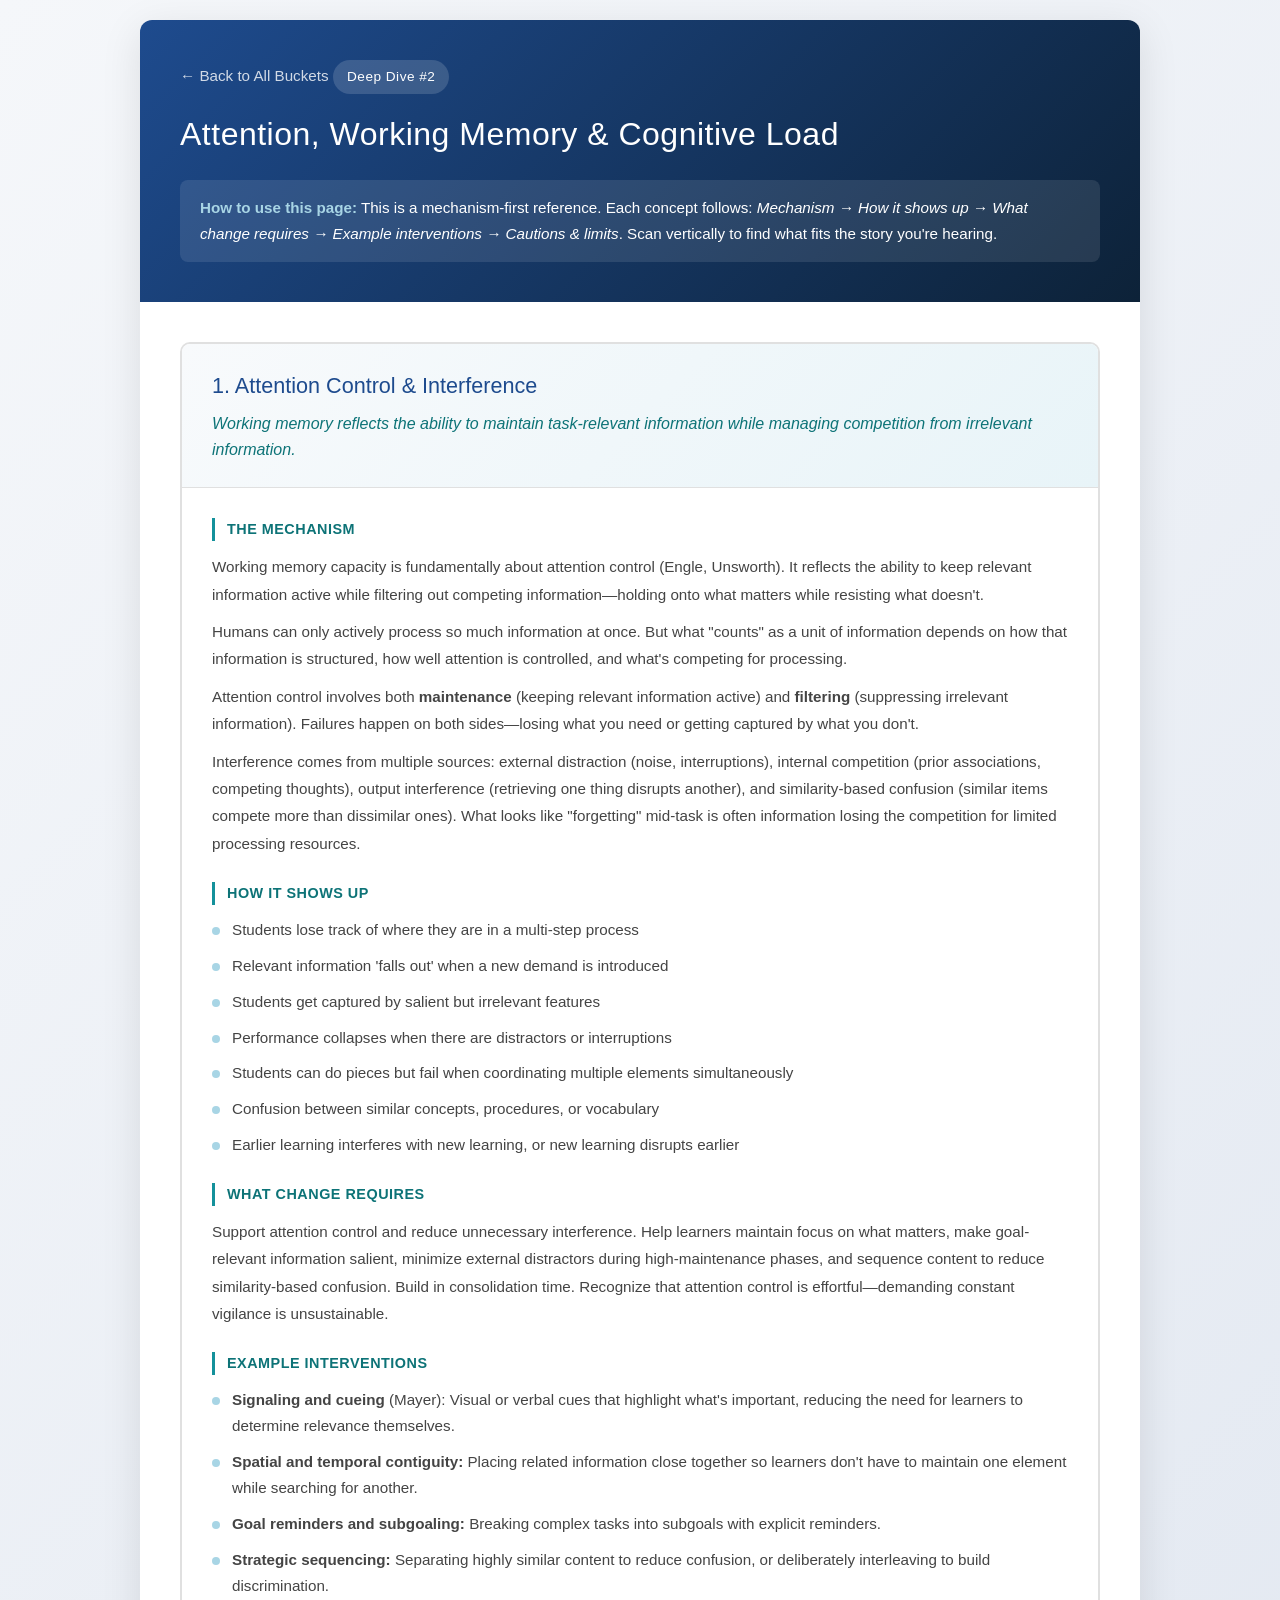
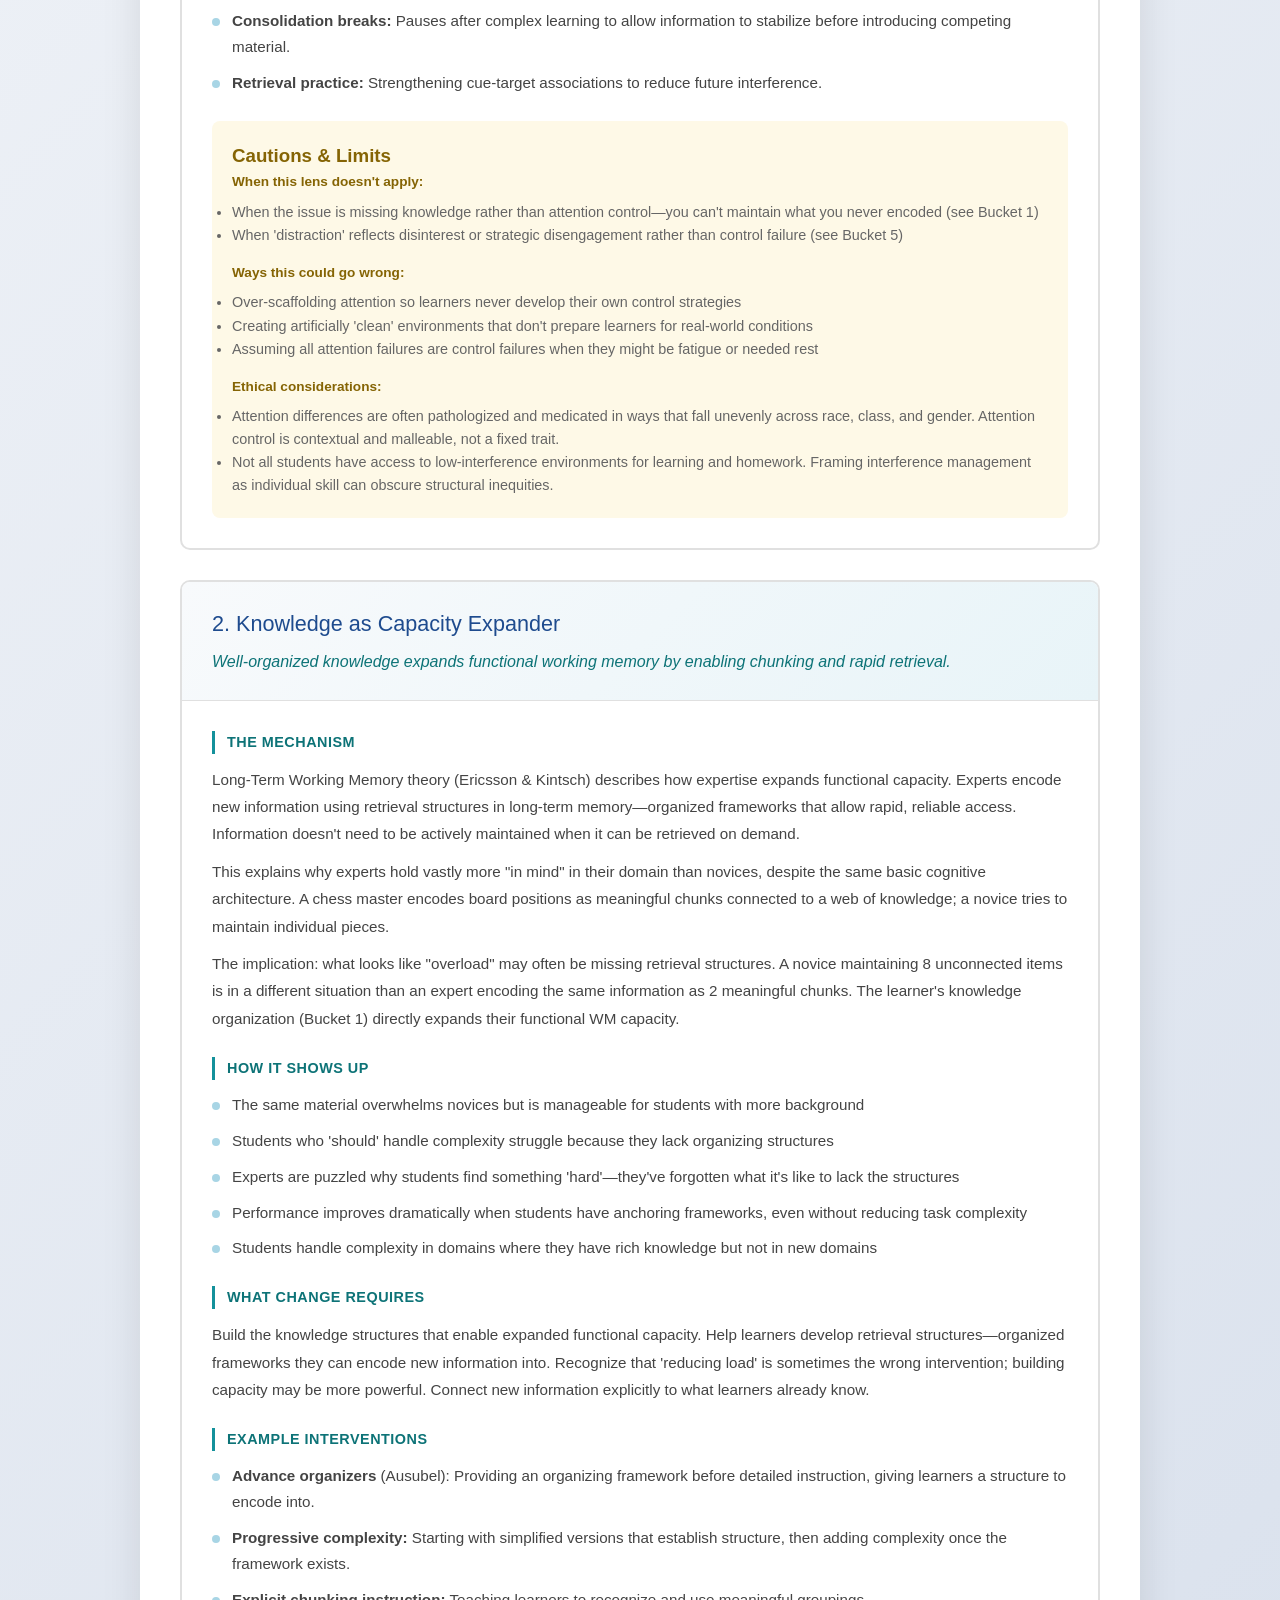
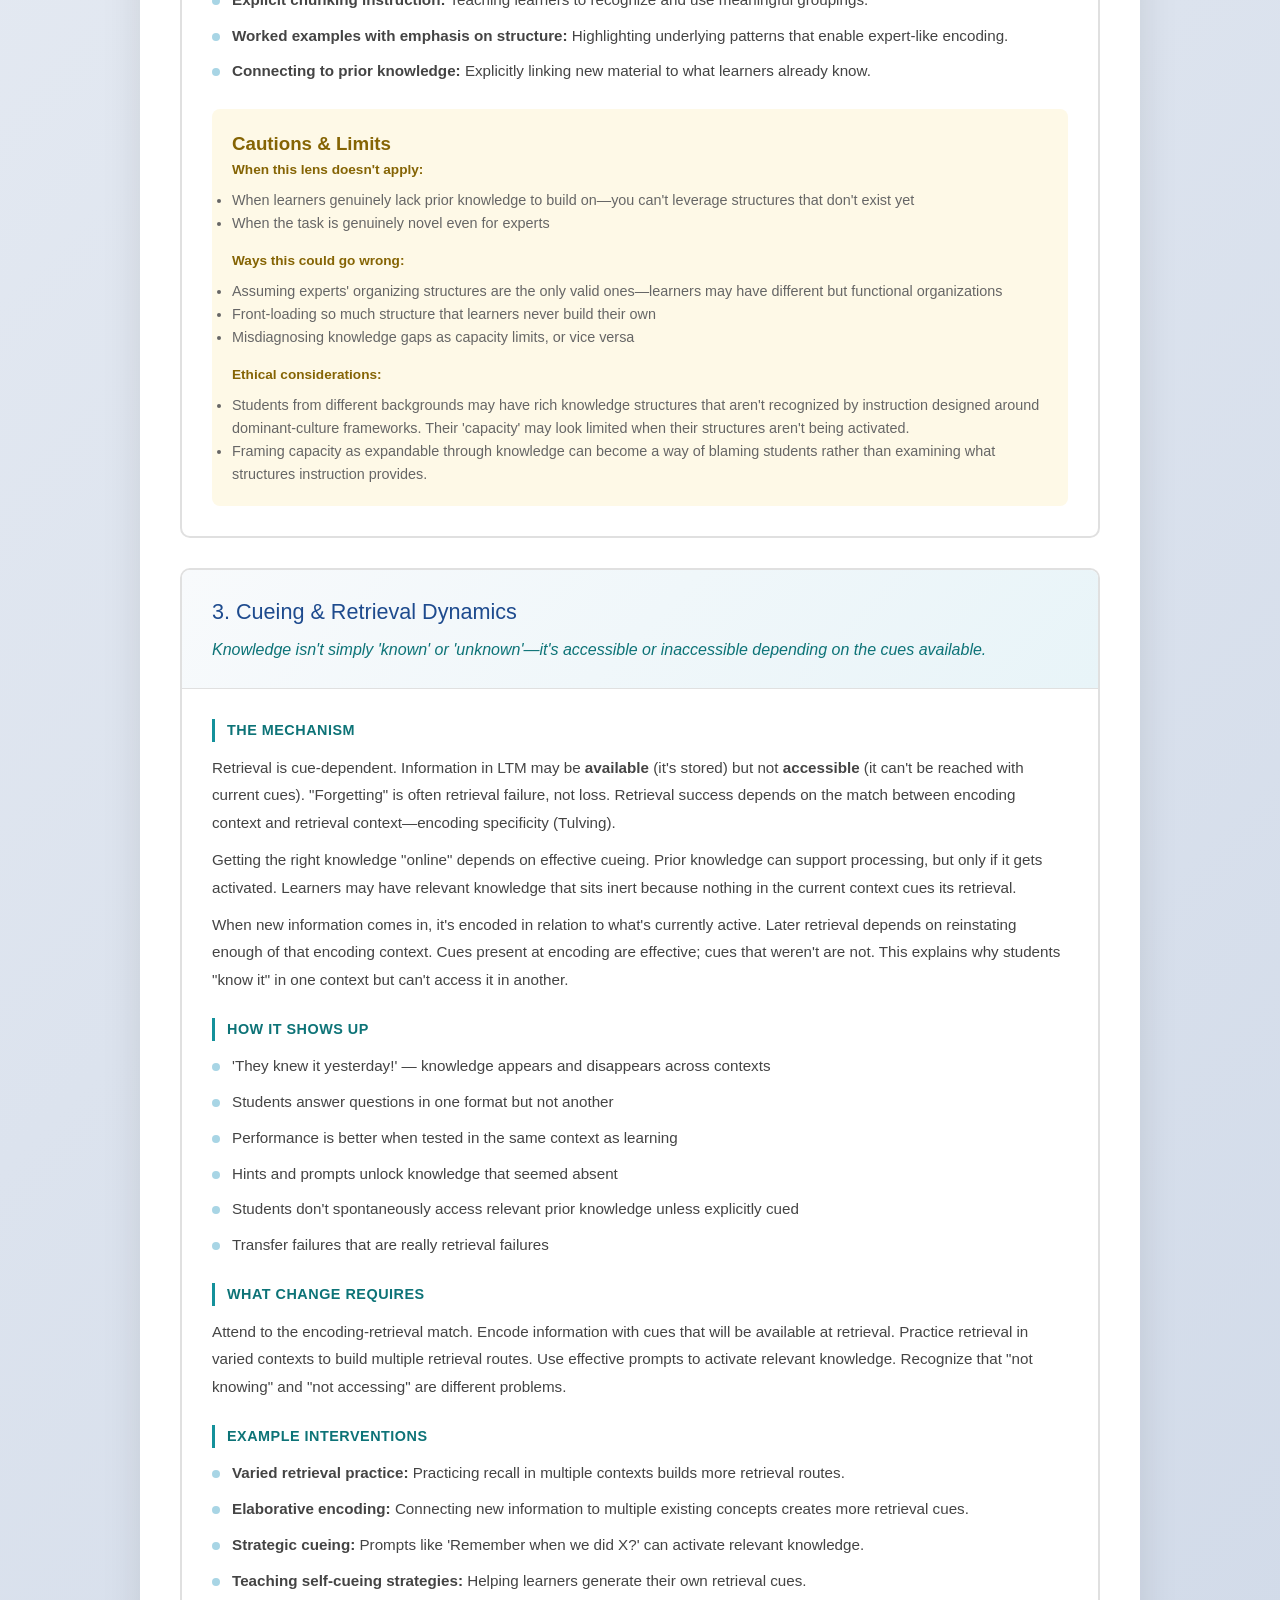
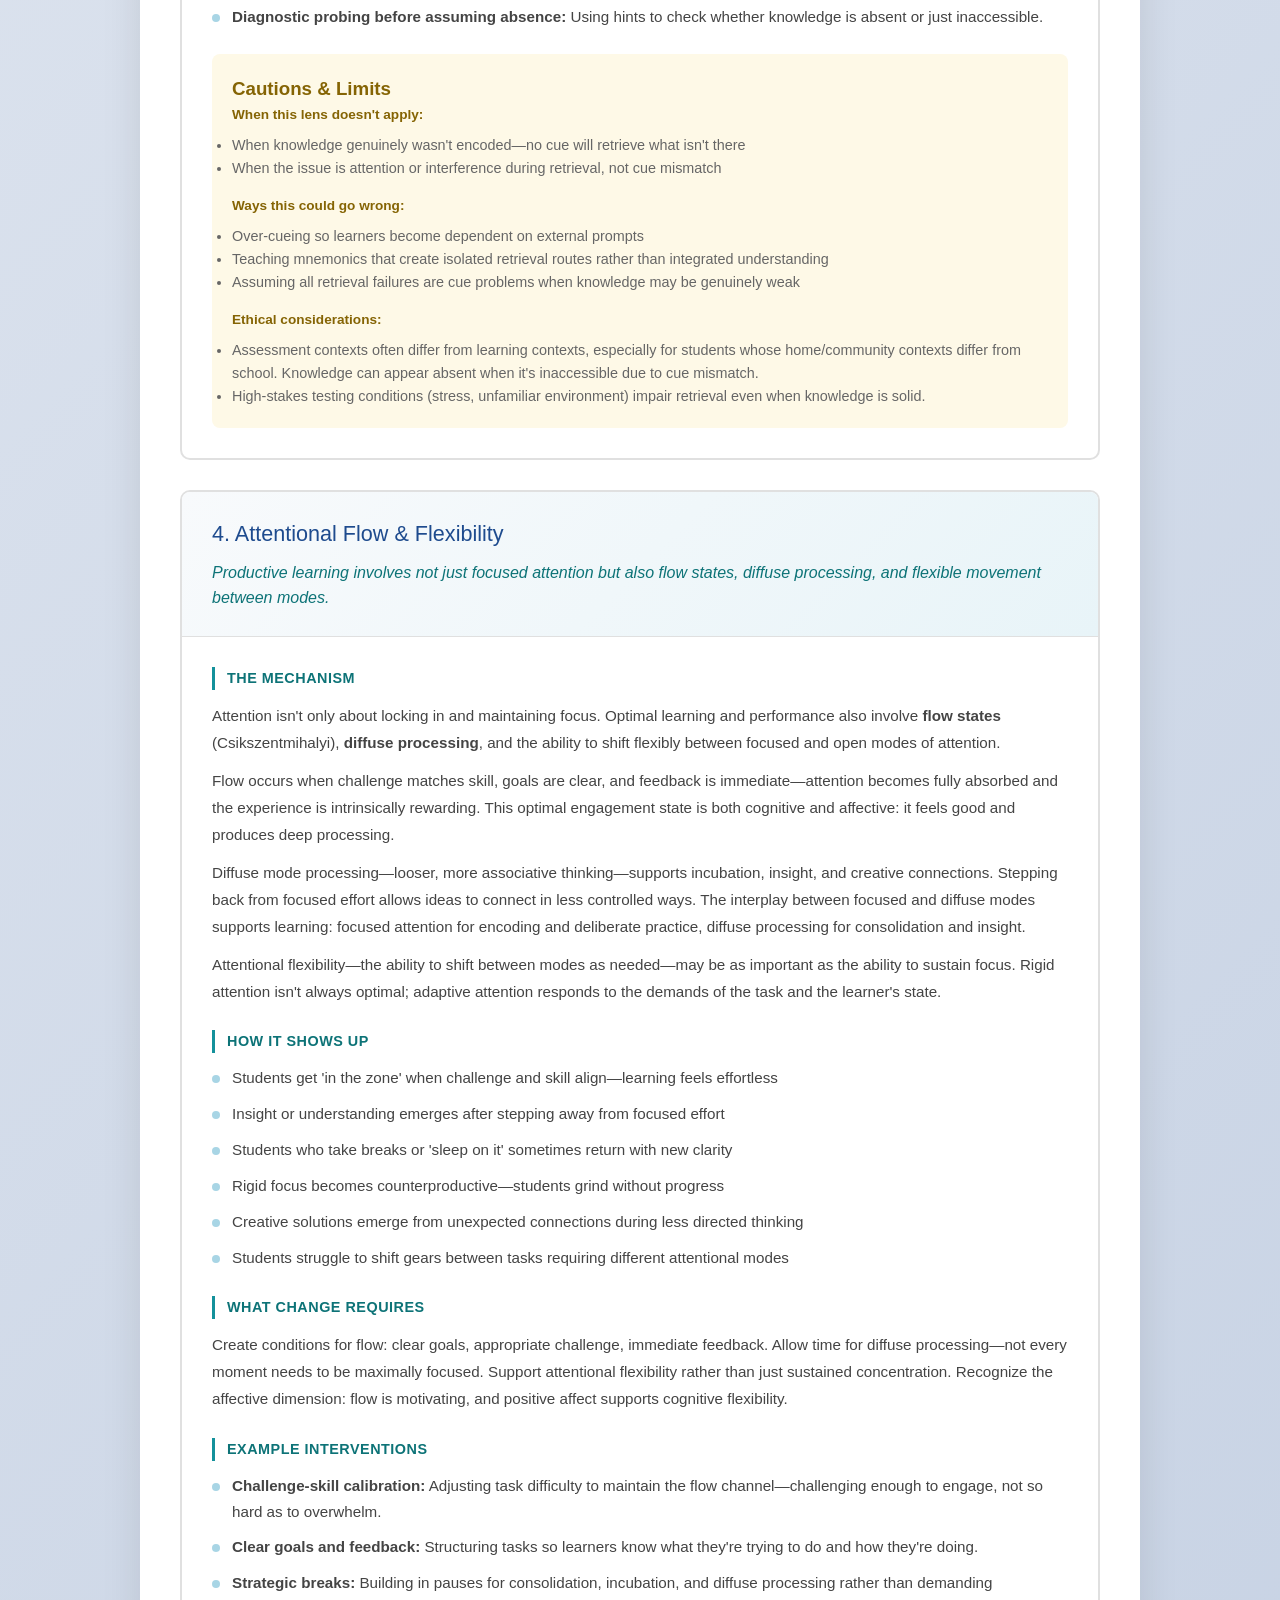
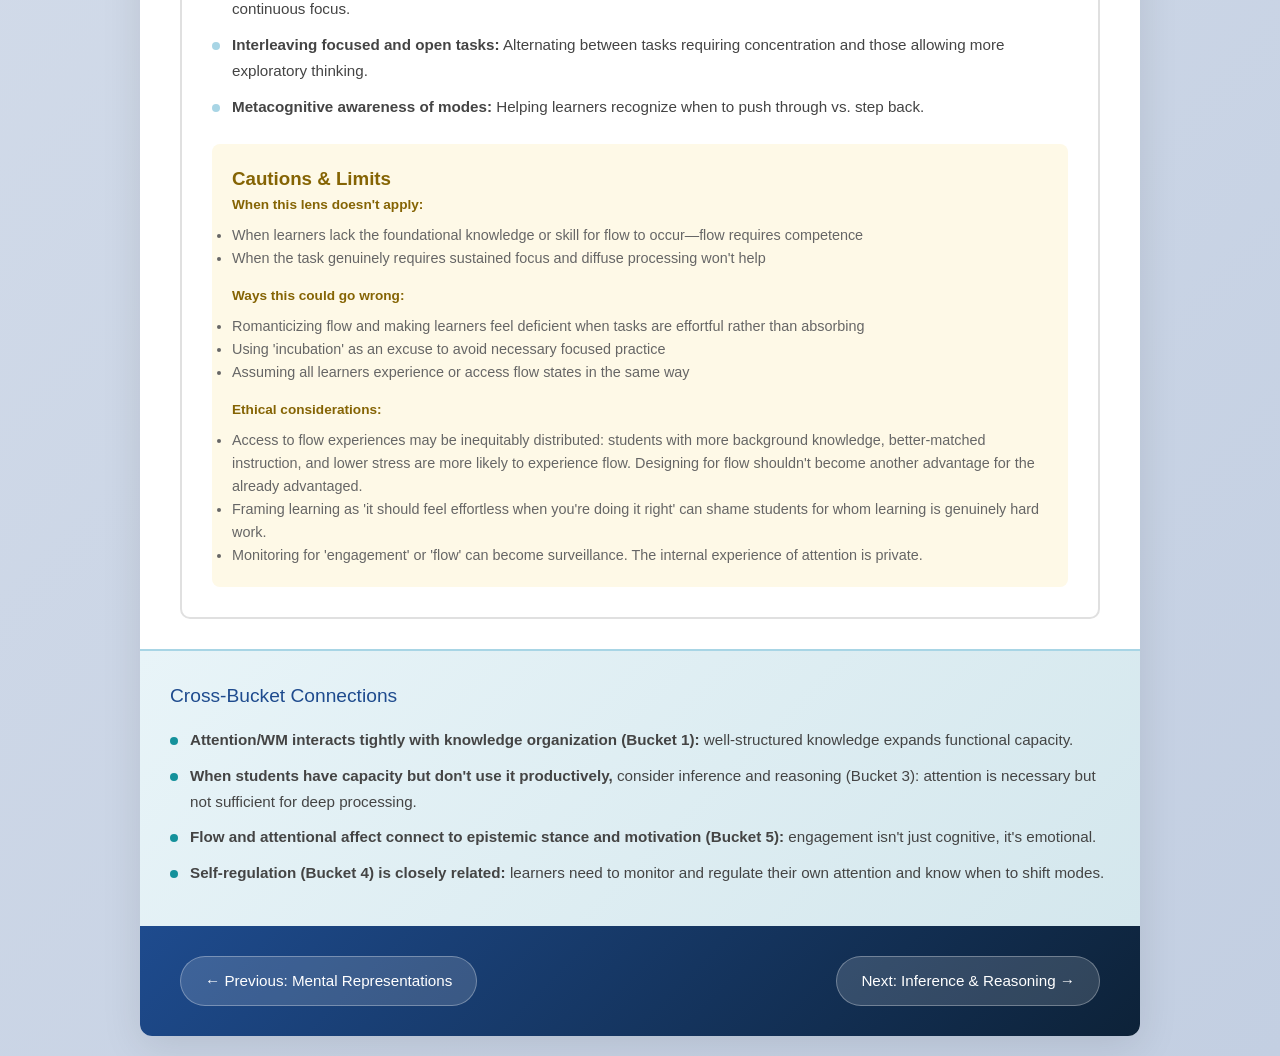
<file: deep-dive-2.html>
<!DOCTYPE html>
<html lang="en">
<head>
    <meta charset="UTF-8">
    <meta name="viewport" content="width=device-width, initial-scale=1.0">
    <title>Deep Dive #2: Attention, Working Memory & Cognitive Load | AugmentED</title>
    <style>
        * {
            margin: 0;
            padding: 0;
            box-sizing: border-box;
        }

        body {
            font-family: 'Segoe UI', Tahoma, Geneva, Verdana, sans-serif;
            background: linear-gradient(135deg, #f5f7fa 0%, #c3cfe2 100%);
            color: #2c3e50;
            line-height: 1.6;
            padding: 20px;
            min-height: 100vh;
        }

        .container {
            max-width: 1000px;
            margin: 0 auto;
            background: white;
            border-radius: 12px;
            box-shadow: 0 10px 40px rgba(0, 0, 0, 0.1);
            overflow: hidden;
        }

        header {
            background: linear-gradient(135deg, #1e4b8e 0%, #0d2238 100%);
            color: white;
            padding: 40px;
        }

        .back-link {
            display: inline-flex;
            align-items: center;
            color: rgba(255, 255, 255, 0.8);
            text-decoration: none;
            font-size: 0.95em;
            margin-bottom: 20px;
            transition: color 0.3s ease;
        }

        .back-link:hover {
            color: white;
        }

        .bucket-label {
            display: inline-block;
            background: rgba(255, 255, 255, 0.15);
            padding: 6px 14px;
            border-radius: 20px;
            font-size: 0.85em;
            margin-bottom: 15px;
            letter-spacing: 0.5px;
        }

        header h1 {
            font-size: 2em;
            margin-bottom: 15px;
            font-weight: 400;
            letter-spacing: 0.5px;
        }

        .how-to-use {
            background: rgba(255, 255, 255, 0.1);
            border-radius: 8px;
            padding: 15px 20px;
            margin-top: 20px;
            font-size: 0.95em;
            line-height: 1.7;
        }

        .how-to-use strong {
            color: #a8d5e5;
        }

        .content-section {
            padding: 40px;
        }

        .concept-card {
            background: white;
            border: 2px solid #e0e0e0;
            border-radius: 10px;
            margin-bottom: 30px;
            overflow: hidden;
            transition: all 0.3s ease;
        }

        .concept-card:hover {
            border-color: #1e4b8e;
            box-shadow: 0 5px 20px rgba(30, 75, 142, 0.1);
        }

        .concept-header {
            background: linear-gradient(135deg, #f8fafc 0%, #e8f4f8 100%);
            padding: 25px 30px;
            border-bottom: 1px solid #e0e0e0;
        }

        .concept-header h2 {
            color: #1e4b8e;
            font-size: 1.35em;
            margin-bottom: 8px;
            font-weight: 500;
        }

        .concept-header .tagline {
            color: #0d7377;
            font-size: 1em;
            font-style: italic;
        }

        .concept-content {
            padding: 30px;
        }

        .concept-section {
            margin-bottom: 25px;
        }

        .concept-section:last-child {
            margin-bottom: 0;
        }

        .concept-section h3 {
            color: #0d7377;
            font-size: 0.9em;
            text-transform: uppercase;
            letter-spacing: 0.5px;
            margin-bottom: 12px;
            font-weight: 600;
            border-left: 3px solid #14919b;
            padding-left: 12px;
        }

        .concept-section p {
            color: #444;
            font-size: 0.95em;
            line-height: 1.8;
            margin-bottom: 10px;
        }

        .concept-section ul {
            list-style: none;
            padding-left: 0;
        }

        .concept-section li {
            padding-left: 20px;
            position: relative;
            margin-bottom: 10px;
            color: #444;
            font-size: 0.95em;
            line-height: 1.7;
        }

        .concept-section li:before {
            content: "";
            width: 8px;
            height: 8px;
            background: #a8d5e5;
            border-radius: 50%;
            position: absolute;
            left: 0;
            top: 10px;
        }

        .cautions-section {
            background: #fef9e7;
            border-radius: 8px;
            padding: 20px;
            margin-top: 20px;
        }

        .cautions-section h3 {
            color: #856404;
            border-left-color: #f0ad4e;
        }

        .caution-subsection {
            margin-bottom: 15px;
        }

        .caution-subsection:last-child {
            margin-bottom: 0;
        }

        .caution-subsection h4 {
            color: #856404;
            font-size: 0.85em;
            font-weight: 600;
            margin-bottom: 8px;
        }

        .caution-subsection p,
        .caution-subsection li {
            color: #666;
            font-size: 0.9em;
        }

        .cross-bucket {
            background: linear-gradient(135deg, #e8f4f8 0%, #d4e7ed 100%);
            padding: 30px;
            margin: 0 -40px -40px -40px;
            border-top: 2px solid #a8d5e5;
        }

        .cross-bucket h2 {
            color: #1e4b8e;
            font-size: 1.2em;
            margin-bottom: 15px;
            font-weight: 500;
        }

        .cross-bucket ul {
            list-style: none;
            padding-left: 0;
        }

        .cross-bucket li {
            padding-left: 20px;
            position: relative;
            margin-bottom: 10px;
            color: #444;
            font-size: 0.95em;
            line-height: 1.7;
        }

        .cross-bucket li:before {
            content: "";
            width: 8px;
            height: 8px;
            background: #14919b;
            border-radius: 50%;
            position: absolute;
            left: 0;
            top: 10px;
        }

        footer {
            padding: 30px 40px;
            background: linear-gradient(135deg, #1e4b8e 0%, #0d2238 100%);
            display: flex;
            justify-content: space-between;
            align-items: center;
            flex-wrap: wrap;
            gap: 15px;
        }

        .nav-btn {
            display: inline-block;
            background: rgba(255, 255, 255, 0.15);
            color: white;
            padding: 12px 24px;
            border-radius: 25px;
            text-decoration: none;
            font-size: 0.95em;
            font-weight: 500;
            transition: all 0.3s ease;
            border: 1px solid rgba(255, 255, 255, 0.3);
        }

        .nav-btn:hover {
            background: rgba(255, 255, 255, 0.25);
            transform: translateY(-2px);
        }

        @media (max-width: 768px) {
            body {
                padding: 10px;
            }

            header {
                padding: 30px 20px;
            }

            header h1 {
                font-size: 1.5em;
            }

            .content-section {
                padding: 25px 20px;
            }

            .concept-header,
            .concept-content {
                padding: 20px;
            }

            .cross-bucket {
                margin: 0 -20px -25px -20px;
                padding: 20px;
            }

            footer {
                padding: 20px;
                flex-direction: column;
            }

            .nav-btn {
                width: 100%;
                text-align: center;
            }
        }
    </style>
</head>
<body>
    <div class="container">
        <header>
            <a href="index.html" class="back-link">← Back to All Buckets</a>
            <div class="bucket-label">Deep Dive #2</div>
            <h1>Attention, Working Memory & Cognitive Load</h1>
            <div class="how-to-use">
                <strong>How to use this page:</strong> This is a mechanism-first reference. Each concept follows: <em>Mechanism → How it shows up → What change requires → Example interventions → Cautions & limits</em>. Scan vertically to find what fits the story you're hearing.
            </div>
        </header>

        <section class="content-section">
            <!-- Concept 1 -->
            <article class="concept-card">
                <div class="concept-header">
                    <h2>1. Attention Control & Interference</h2>
                    <p class="tagline">Working memory reflects the ability to maintain task-relevant information while managing competition from irrelevant information.</p>
                </div>
                <div class="concept-content">
                    <div class="concept-section">
                        <h3>The Mechanism</h3>
                        <p>Working memory capacity is fundamentally about attention control (Engle, Unsworth). It reflects the ability to keep relevant information active while filtering out competing information—holding onto what matters while resisting what doesn't.</p>
                        <p>Humans can only actively process so much information at once. But what "counts" as a unit of information depends on how that information is structured, how well attention is controlled, and what's competing for processing.</p>
                        <p>Attention control involves both <strong>maintenance</strong> (keeping relevant information active) and <strong>filtering</strong> (suppressing irrelevant information). Failures happen on both sides—losing what you need or getting captured by what you don't.</p>
                        <p>Interference comes from multiple sources: external distraction (noise, interruptions), internal competition (prior associations, competing thoughts), output interference (retrieving one thing disrupts another), and similarity-based confusion (similar items compete more than dissimilar ones). What looks like "forgetting" mid-task is often information losing the competition for limited processing resources.</p>
                    </div>

                    <div class="concept-section">
                        <h3>How It Shows Up</h3>
                        <ul>
                            <li>Students lose track of where they are in a multi-step process</li>
                            <li>Relevant information 'falls out' when a new demand is introduced</li>
                            <li>Students get captured by salient but irrelevant features</li>
                            <li>Performance collapses when there are distractors or interruptions</li>
                            <li>Students can do pieces but fail when coordinating multiple elements simultaneously</li>
                            <li>Confusion between similar concepts, procedures, or vocabulary</li>
                            <li>Earlier learning interferes with new learning, or new learning disrupts earlier</li>
                        </ul>
                    </div>

                    <div class="concept-section">
                        <h3>What Change Requires</h3>
                        <p>Support attention control and reduce unnecessary interference. Help learners maintain focus on what matters, make goal-relevant information salient, minimize external distractors during high-maintenance phases, and sequence content to reduce similarity-based confusion. Build in consolidation time. Recognize that attention control is effortful—demanding constant vigilance is unsustainable.</p>
                    </div>

                    <div class="concept-section">
                        <h3>Example Interventions</h3>
                        <ul>
                            <li><strong>Signaling and cueing</strong> (Mayer): Visual or verbal cues that highlight what's important, reducing the need for learners to determine relevance themselves.</li>
                            <li><strong>Spatial and temporal contiguity:</strong> Placing related information close together so learners don't have to maintain one element while searching for another.</li>
                            <li><strong>Goal reminders and subgoaling:</strong> Breaking complex tasks into subgoals with explicit reminders.</li>
                            <li><strong>Strategic sequencing:</strong> Separating highly similar content to reduce confusion, or deliberately interleaving to build discrimination.</li>
                            <li><strong>Consolidation breaks:</strong> Pauses after complex learning to allow information to stabilize before introducing competing material.</li>
                            <li><strong>Retrieval practice:</strong> Strengthening cue-target associations to reduce future interference.</li>
                        </ul>
                    </div>

                    <div class="cautions-section">
                        <h3>Cautions & Limits</h3>
                        <div class="caution-subsection">
                            <h4>When this lens doesn't apply:</h4>
                            <ul>
                                <li>When the issue is missing knowledge rather than attention control—you can't maintain what you never encoded (see Bucket 1)</li>
                                <li>When 'distraction' reflects disinterest or strategic disengagement rather than control failure (see Bucket 5)</li>
                            </ul>
                        </div>
                        <div class="caution-subsection">
                            <h4>Ways this could go wrong:</h4>
                            <ul>
                                <li>Over-scaffolding attention so learners never develop their own control strategies</li>
                                <li>Creating artificially 'clean' environments that don't prepare learners for real-world conditions</li>
                                <li>Assuming all attention failures are control failures when they might be fatigue or needed rest</li>
                            </ul>
                        </div>
                        <div class="caution-subsection">
                            <h4>Ethical considerations:</h4>
                            <ul>
                                <li>Attention differences are often pathologized and medicated in ways that fall unevenly across race, class, and gender. Attention control is contextual and malleable, not a fixed trait.</li>
                                <li>Not all students have access to low-interference environments for learning and homework. Framing interference management as individual skill can obscure structural inequities.</li>
                            </ul>
                        </div>
                    </div>
                </div>
            </article>

            <!-- Concept 2 -->
            <article class="concept-card">
                <div class="concept-header">
                    <h2>2. Knowledge as Capacity Expander</h2>
                    <p class="tagline">Well-organized knowledge expands functional working memory by enabling chunking and rapid retrieval.</p>
                </div>
                <div class="concept-content">
                    <div class="concept-section">
                        <h3>The Mechanism</h3>
                        <p>Long-Term Working Memory theory (Ericsson & Kintsch) describes how expertise expands functional capacity. Experts encode new information using retrieval structures in long-term memory—organized frameworks that allow rapid, reliable access. Information doesn't need to be actively maintained when it can be retrieved on demand.</p>
                        <p>This explains why experts hold vastly more "in mind" in their domain than novices, despite the same basic cognitive architecture. A chess master encodes board positions as meaningful chunks connected to a web of knowledge; a novice tries to maintain individual pieces.</p>
                        <p>The implication: what looks like "overload" may often be missing retrieval structures. A novice maintaining 8 unconnected items is in a different situation than an expert encoding the same information as 2 meaningful chunks. The learner's knowledge organization (Bucket 1) directly expands their functional WM capacity.</p>
                    </div>

                    <div class="concept-section">
                        <h3>How It Shows Up</h3>
                        <ul>
                            <li>The same material overwhelms novices but is manageable for students with more background</li>
                            <li>Students who 'should' handle complexity struggle because they lack organizing structures</li>
                            <li>Experts are puzzled why students find something 'hard'—they've forgotten what it's like to lack the structures</li>
                            <li>Performance improves dramatically when students have anchoring frameworks, even without reducing task complexity</li>
                            <li>Students handle complexity in domains where they have rich knowledge but not in new domains</li>
                        </ul>
                    </div>

                    <div class="concept-section">
                        <h3>What Change Requires</h3>
                        <p>Build the knowledge structures that enable expanded functional capacity. Help learners develop retrieval structures—organized frameworks they can encode new information into. Recognize that 'reducing load' is sometimes the wrong intervention; building capacity may be more powerful. Connect new information explicitly to what learners already know.</p>
                    </div>

                    <div class="concept-section">
                        <h3>Example Interventions</h3>
                        <ul>
                            <li><strong>Advance organizers</strong> (Ausubel): Providing an organizing framework before detailed instruction, giving learners a structure to encode into.</li>
                            <li><strong>Progressive complexity:</strong> Starting with simplified versions that establish structure, then adding complexity once the framework exists.</li>
                            <li><strong>Explicit chunking instruction:</strong> Teaching learners to recognize and use meaningful groupings.</li>
                            <li><strong>Worked examples with emphasis on structure:</strong> Highlighting underlying patterns that enable expert-like encoding.</li>
                            <li><strong>Connecting to prior knowledge:</strong> Explicitly linking new material to what learners already know.</li>
                        </ul>
                    </div>

                    <div class="cautions-section">
                        <h3>Cautions & Limits</h3>
                        <div class="caution-subsection">
                            <h4>When this lens doesn't apply:</h4>
                            <ul>
                                <li>When learners genuinely lack prior knowledge to build on—you can't leverage structures that don't exist yet</li>
                                <li>When the task is genuinely novel even for experts</li>
                            </ul>
                        </div>
                        <div class="caution-subsection">
                            <h4>Ways this could go wrong:</h4>
                            <ul>
                                <li>Assuming experts' organizing structures are the only valid ones—learners may have different but functional organizations</li>
                                <li>Front-loading so much structure that learners never build their own</li>
                                <li>Misdiagnosing knowledge gaps as capacity limits, or vice versa</li>
                            </ul>
                        </div>
                        <div class="caution-subsection">
                            <h4>Ethical considerations:</h4>
                            <ul>
                                <li>Students from different backgrounds may have rich knowledge structures that aren't recognized by instruction designed around dominant-culture frameworks. Their 'capacity' may look limited when their structures aren't being activated.</li>
                                <li>Framing capacity as expandable through knowledge can become a way of blaming students rather than examining what structures instruction provides.</li>
                            </ul>
                        </div>
                    </div>
                </div>
            </article>

            <!-- Concept 3 -->
            <article class="concept-card">
                <div class="concept-header">
                    <h2>3. Cueing & Retrieval Dynamics</h2>
                    <p class="tagline">Knowledge isn't simply 'known' or 'unknown'—it's accessible or inaccessible depending on the cues available.</p>
                </div>
                <div class="concept-content">
                    <div class="concept-section">
                        <h3>The Mechanism</h3>
                        <p>Retrieval is cue-dependent. Information in LTM may be <strong>available</strong> (it's stored) but not <strong>accessible</strong> (it can't be reached with current cues). "Forgetting" is often retrieval failure, not loss. Retrieval success depends on the match between encoding context and retrieval context—encoding specificity (Tulving).</p>
                        <p>Getting the right knowledge "online" depends on effective cueing. Prior knowledge can support processing, but only if it gets activated. Learners may have relevant knowledge that sits inert because nothing in the current context cues its retrieval.</p>
                        <p>When new information comes in, it's encoded in relation to what's currently active. Later retrieval depends on reinstating enough of that encoding context. Cues present at encoding are effective; cues that weren't are not. This explains why students "know it" in one context but can't access it in another.</p>
                    </div>

                    <div class="concept-section">
                        <h3>How It Shows Up</h3>
                        <ul>
                            <li>'They knew it yesterday!' — knowledge appears and disappears across contexts</li>
                            <li>Students answer questions in one format but not another</li>
                            <li>Performance is better when tested in the same context as learning</li>
                            <li>Hints and prompts unlock knowledge that seemed absent</li>
                            <li>Students don't spontaneously access relevant prior knowledge unless explicitly cued</li>
                            <li>Transfer failures that are really retrieval failures</li>
                        </ul>
                    </div>

                    <div class="concept-section">
                        <h3>What Change Requires</h3>
                        <p>Attend to the encoding-retrieval match. Encode information with cues that will be available at retrieval. Practice retrieval in varied contexts to build multiple retrieval routes. Use effective prompts to activate relevant knowledge. Recognize that "not knowing" and "not accessing" are different problems.</p>
                    </div>

                    <div class="concept-section">
                        <h3>Example Interventions</h3>
                        <ul>
                            <li><strong>Varied retrieval practice:</strong> Practicing recall in multiple contexts builds more retrieval routes.</li>
                            <li><strong>Elaborative encoding:</strong> Connecting new information to multiple existing concepts creates more retrieval cues.</li>
                            <li><strong>Strategic cueing:</strong> Prompts like 'Remember when we did X?' can activate relevant knowledge.</li>
                            <li><strong>Teaching self-cueing strategies:</strong> Helping learners generate their own retrieval cues.</li>
                            <li><strong>Diagnostic probing before assuming absence:</strong> Using hints to check whether knowledge is absent or just inaccessible.</li>
                        </ul>
                    </div>

                    <div class="cautions-section">
                        <h3>Cautions & Limits</h3>
                        <div class="caution-subsection">
                            <h4>When this lens doesn't apply:</h4>
                            <ul>
                                <li>When knowledge genuinely wasn't encoded—no cue will retrieve what isn't there</li>
                                <li>When the issue is attention or interference during retrieval, not cue mismatch</li>
                            </ul>
                        </div>
                        <div class="caution-subsection">
                            <h4>Ways this could go wrong:</h4>
                            <ul>
                                <li>Over-cueing so learners become dependent on external prompts</li>
                                <li>Teaching mnemonics that create isolated retrieval routes rather than integrated understanding</li>
                                <li>Assuming all retrieval failures are cue problems when knowledge may be genuinely weak</li>
                            </ul>
                        </div>
                        <div class="caution-subsection">
                            <h4>Ethical considerations:</h4>
                            <ul>
                                <li>Assessment contexts often differ from learning contexts, especially for students whose home/community contexts differ from school. Knowledge can appear absent when it's inaccessible due to cue mismatch.</li>
                                <li>High-stakes testing conditions (stress, unfamiliar environment) impair retrieval even when knowledge is solid.</li>
                            </ul>
                        </div>
                    </div>
                </div>
            </article>

            <!-- Concept 4 -->
            <article class="concept-card">
                <div class="concept-header">
                    <h2>4. Attentional Flow & Flexibility</h2>
                    <p class="tagline">Productive learning involves not just focused attention but also flow states, diffuse processing, and flexible movement between modes.</p>
                </div>
                <div class="concept-content">
                    <div class="concept-section">
                        <h3>The Mechanism</h3>
                        <p>Attention isn't only about locking in and maintaining focus. Optimal learning and performance also involve <strong>flow states</strong> (Csikszentmihalyi), <strong>diffuse processing</strong>, and the ability to shift flexibly between focused and open modes of attention.</p>
                        <p>Flow occurs when challenge matches skill, goals are clear, and feedback is immediate—attention becomes fully absorbed and the experience is intrinsically rewarding. This optimal engagement state is both cognitive and affective: it feels good and produces deep processing.</p>
                        <p>Diffuse mode processing—looser, more associative thinking—supports incubation, insight, and creative connections. Stepping back from focused effort allows ideas to connect in less controlled ways. The interplay between focused and diffuse modes supports learning: focused attention for encoding and deliberate practice, diffuse processing for consolidation and insight.</p>
                        <p>Attentional flexibility—the ability to shift between modes as needed—may be as important as the ability to sustain focus. Rigid attention isn't always optimal; adaptive attention responds to the demands of the task and the learner's state.</p>
                    </div>

                    <div class="concept-section">
                        <h3>How It Shows Up</h3>
                        <ul>
                            <li>Students get 'in the zone' when challenge and skill align—learning feels effortless</li>
                            <li>Insight or understanding emerges after stepping away from focused effort</li>
                            <li>Students who take breaks or 'sleep on it' sometimes return with new clarity</li>
                            <li>Rigid focus becomes counterproductive—students grind without progress</li>
                            <li>Creative solutions emerge from unexpected connections during less directed thinking</li>
                            <li>Students struggle to shift gears between tasks requiring different attentional modes</li>
                        </ul>
                    </div>

                    <div class="concept-section">
                        <h3>What Change Requires</h3>
                        <p>Create conditions for flow: clear goals, appropriate challenge, immediate feedback. Allow time for diffuse processing—not every moment needs to be maximally focused. Support attentional flexibility rather than just sustained concentration. Recognize the affective dimension: flow is motivating, and positive affect supports cognitive flexibility.</p>
                    </div>

                    <div class="concept-section">
                        <h3>Example Interventions</h3>
                        <ul>
                            <li><strong>Challenge-skill calibration:</strong> Adjusting task difficulty to maintain the flow channel—challenging enough to engage, not so hard as to overwhelm.</li>
                            <li><strong>Clear goals and feedback:</strong> Structuring tasks so learners know what they're trying to do and how they're doing.</li>
                            <li><strong>Strategic breaks:</strong> Building in pauses for consolidation, incubation, and diffuse processing rather than demanding continuous focus.</li>
                            <li><strong>Interleaving focused and open tasks:</strong> Alternating between tasks requiring concentration and those allowing more exploratory thinking.</li>
                            <li><strong>Metacognitive awareness of modes:</strong> Helping learners recognize when to push through vs. step back.</li>
                        </ul>
                    </div>

                    <div class="cautions-section">
                        <h3>Cautions & Limits</h3>
                        <div class="caution-subsection">
                            <h4>When this lens doesn't apply:</h4>
                            <ul>
                                <li>When learners lack the foundational knowledge or skill for flow to occur—flow requires competence</li>
                                <li>When the task genuinely requires sustained focus and diffuse processing won't help</li>
                            </ul>
                        </div>
                        <div class="caution-subsection">
                            <h4>Ways this could go wrong:</h4>
                            <ul>
                                <li>Romanticizing flow and making learners feel deficient when tasks are effortful rather than absorbing</li>
                                <li>Using 'incubation' as an excuse to avoid necessary focused practice</li>
                                <li>Assuming all learners experience or access flow states in the same way</li>
                            </ul>
                        </div>
                        <div class="caution-subsection">
                            <h4>Ethical considerations:</h4>
                            <ul>
                                <li>Access to flow experiences may be inequitably distributed: students with more background knowledge, better-matched instruction, and lower stress are more likely to experience flow. Designing for flow shouldn't become another advantage for the already advantaged.</li>
                                <li>Framing learning as 'it should feel effortless when you're doing it right' can shame students for whom learning is genuinely hard work.</li>
                                <li>Monitoring for 'engagement' or 'flow' can become surveillance. The internal experience of attention is private.</li>
                            </ul>
                        </div>
                    </div>
                </div>
            </article>

            <!-- Cross-Bucket Connections -->
            <div class="cross-bucket">
                <h2>Cross-Bucket Connections</h2>
                <ul>
                    <li><strong>Attention/WM interacts tightly with knowledge organization (Bucket 1):</strong> well-structured knowledge expands functional capacity.</li>
                    <li><strong>When students have capacity but don't use it productively,</strong> consider inference and reasoning (Bucket 3): attention is necessary but not sufficient for deep processing.</li>
                    <li><strong>Flow and attentional affect connect to epistemic stance and motivation (Bucket 5):</strong> engagement isn't just cognitive, it's emotional.</li>
                    <li><strong>Self-regulation (Bucket 4) is closely related:</strong> learners need to monitor and regulate their own attention and know when to shift modes.</li>
                </ul>
            </div>
        </section>

        <footer>
            <a href="deep-dive-1.html" class="nav-btn">← Previous: Mental Representations</a>
            <a href="deep-dive-3.html" class="nav-btn">Next: Inference & Reasoning →</a>
        </footer>
    </div>
</body>
</html>
</file>
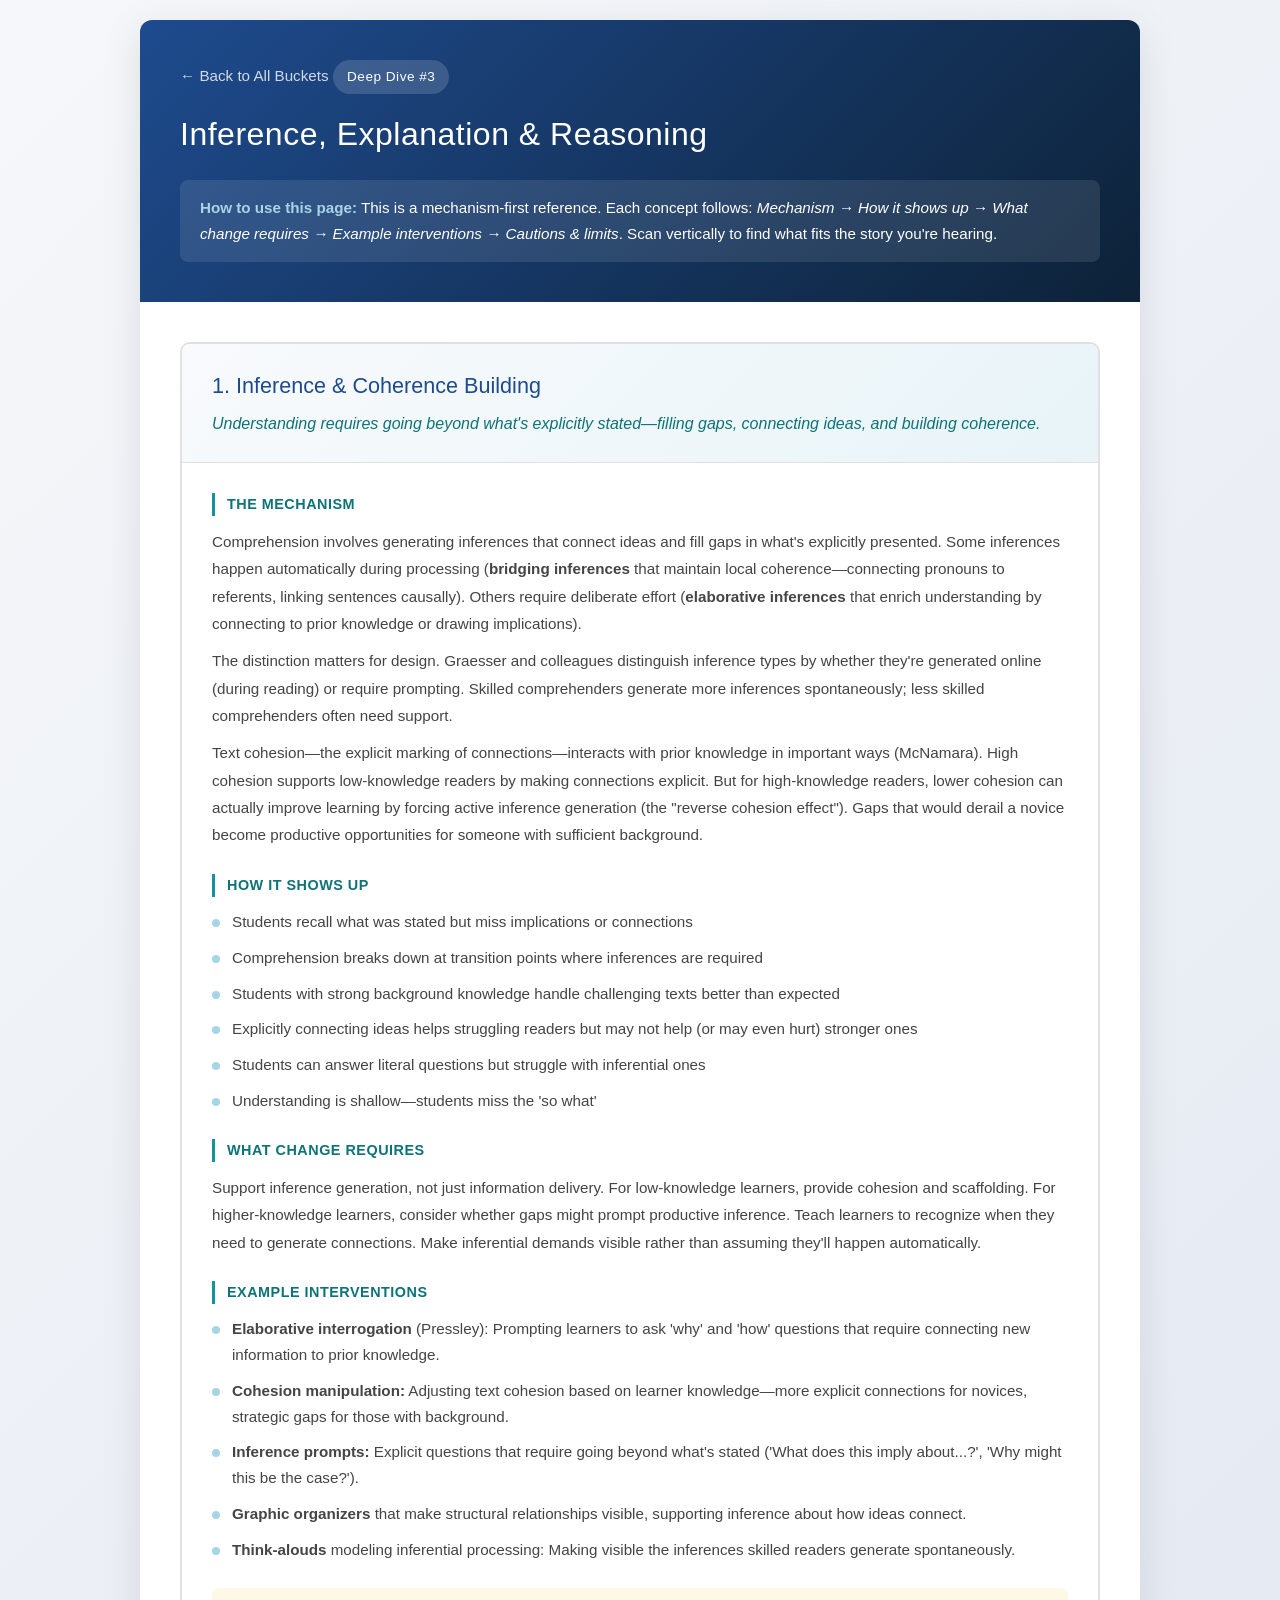
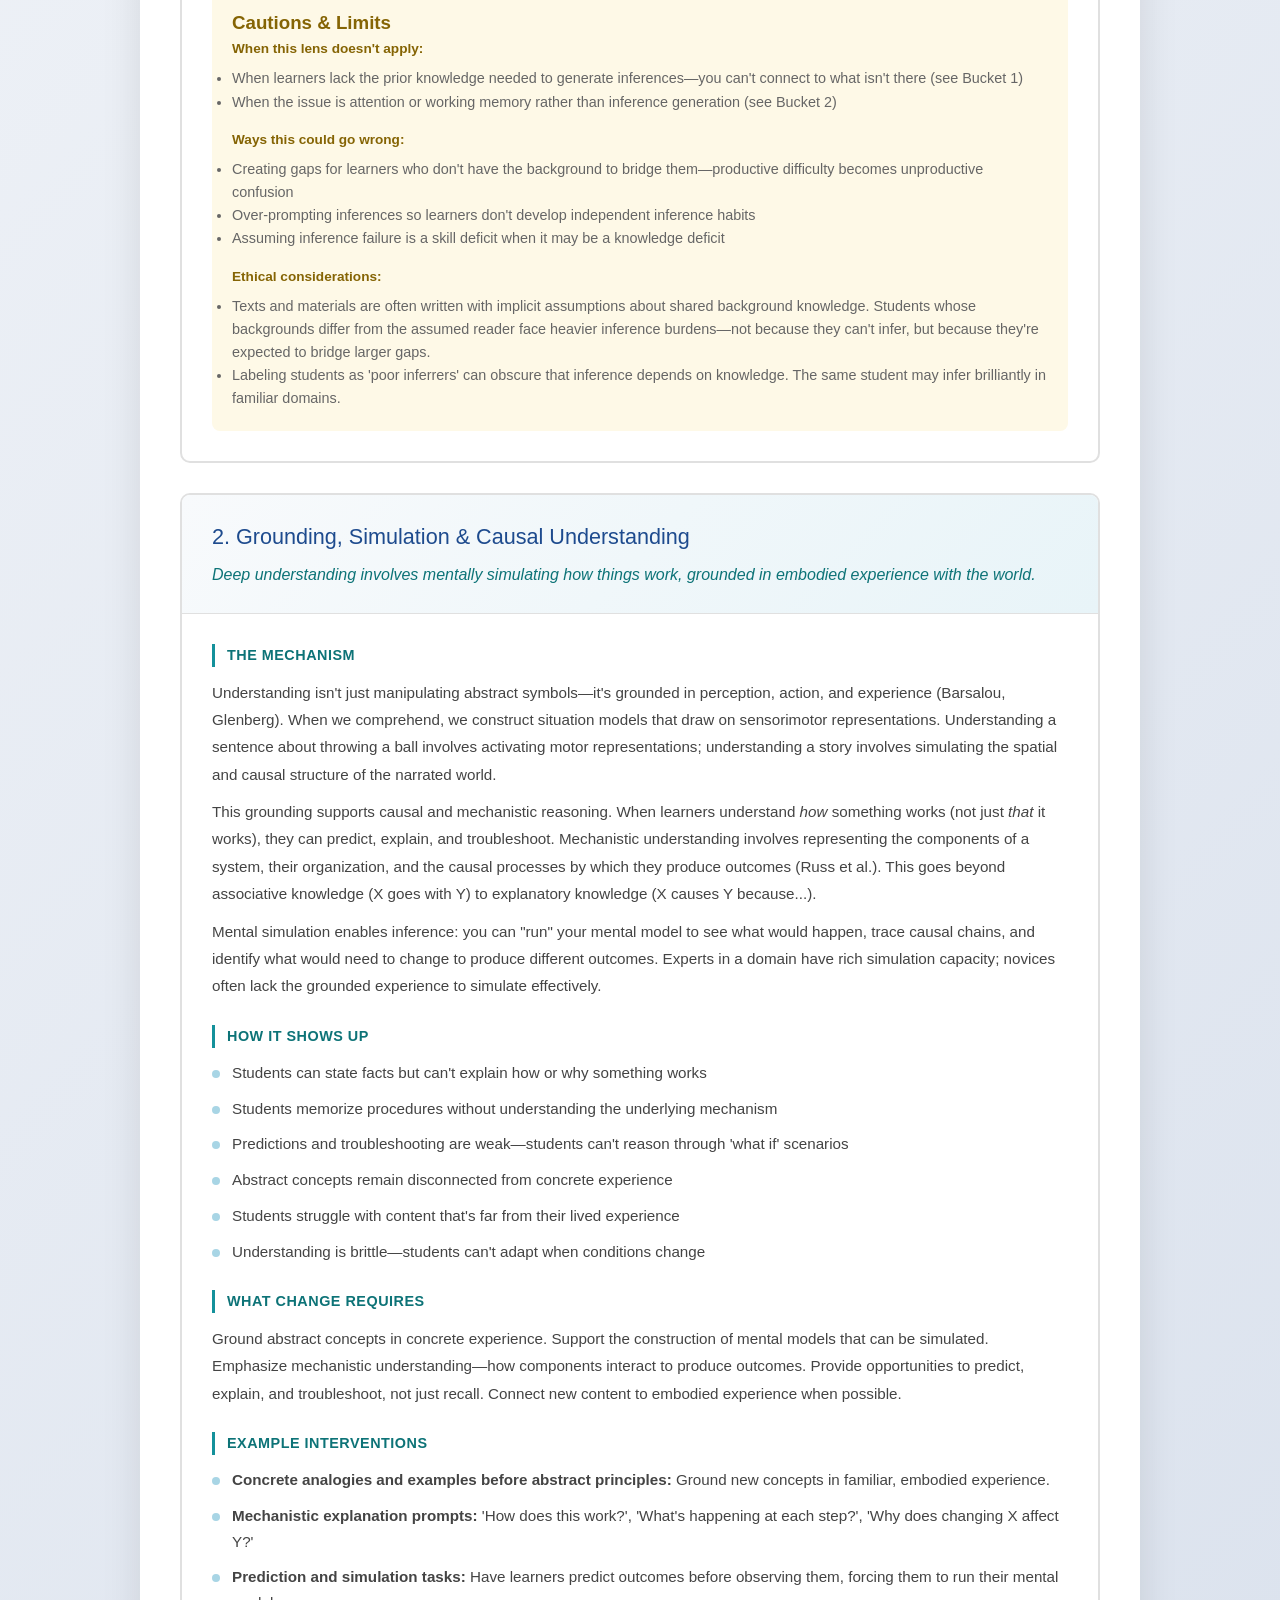
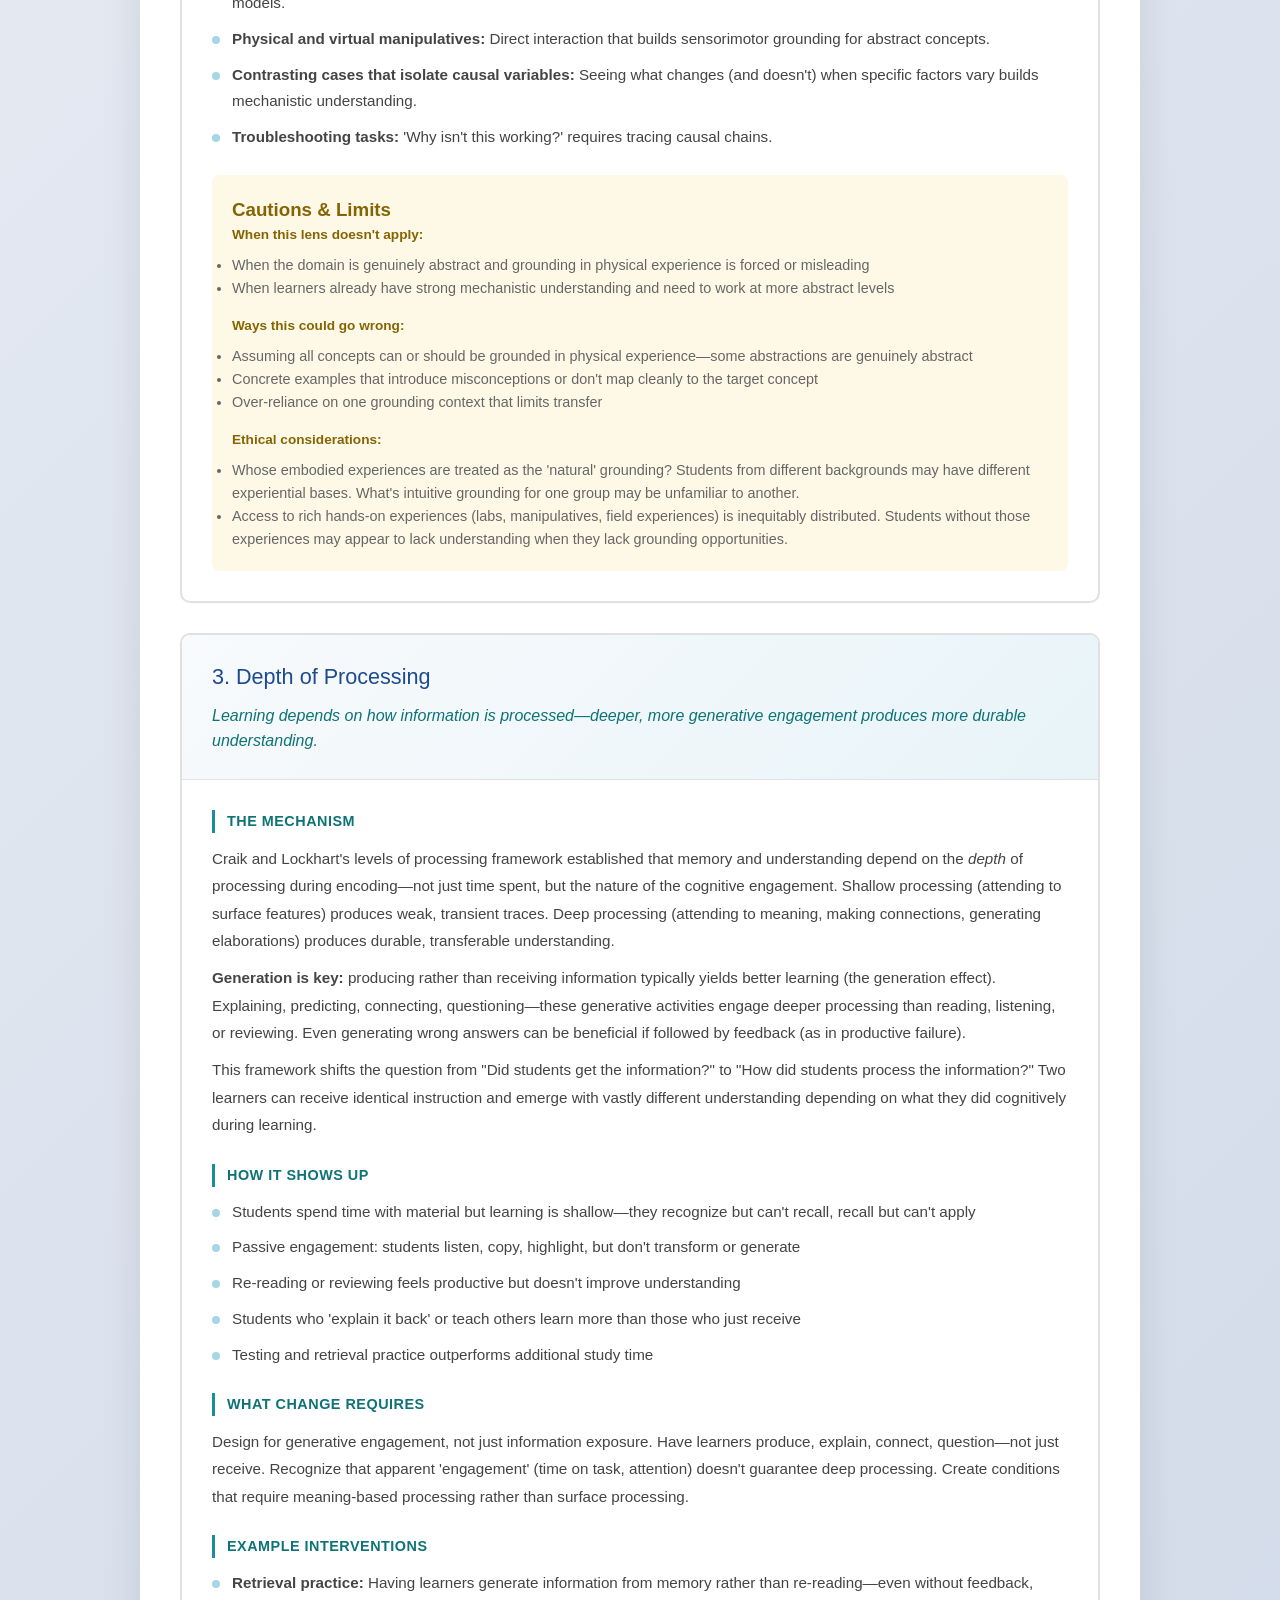
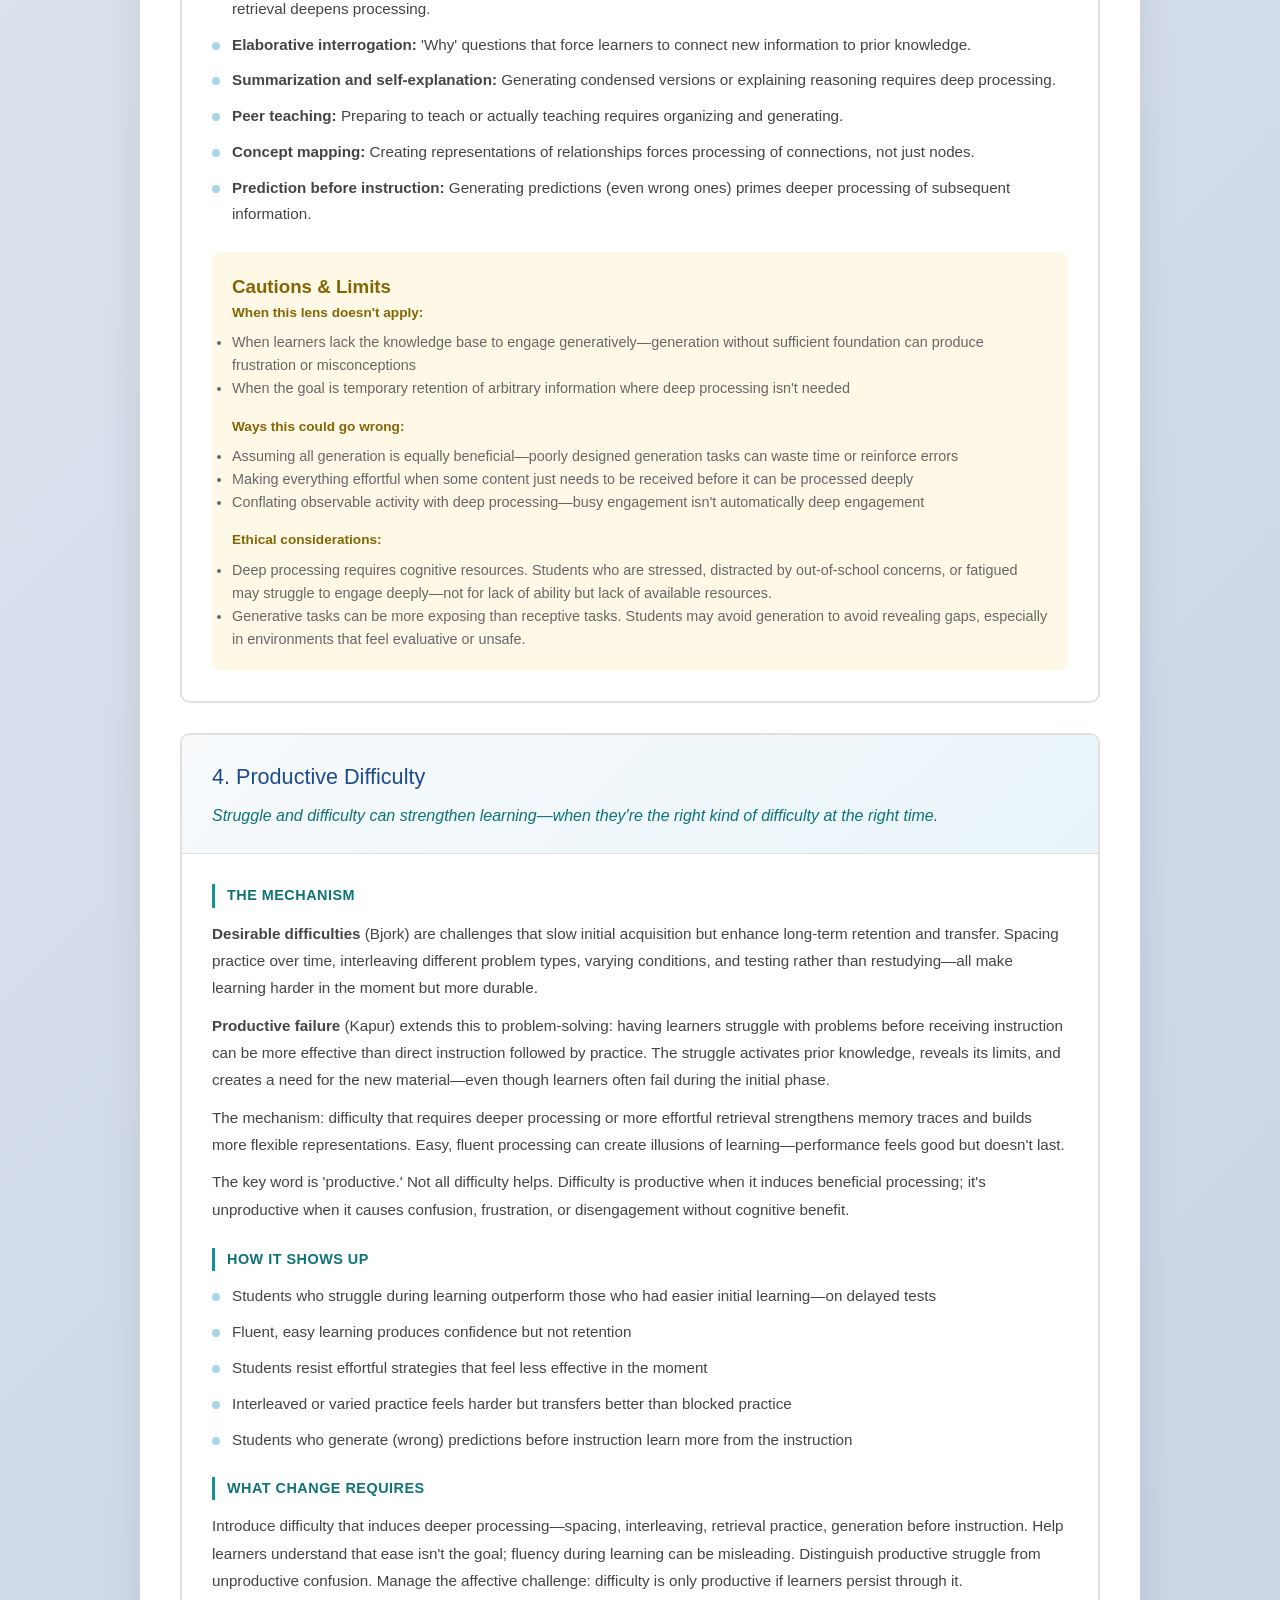
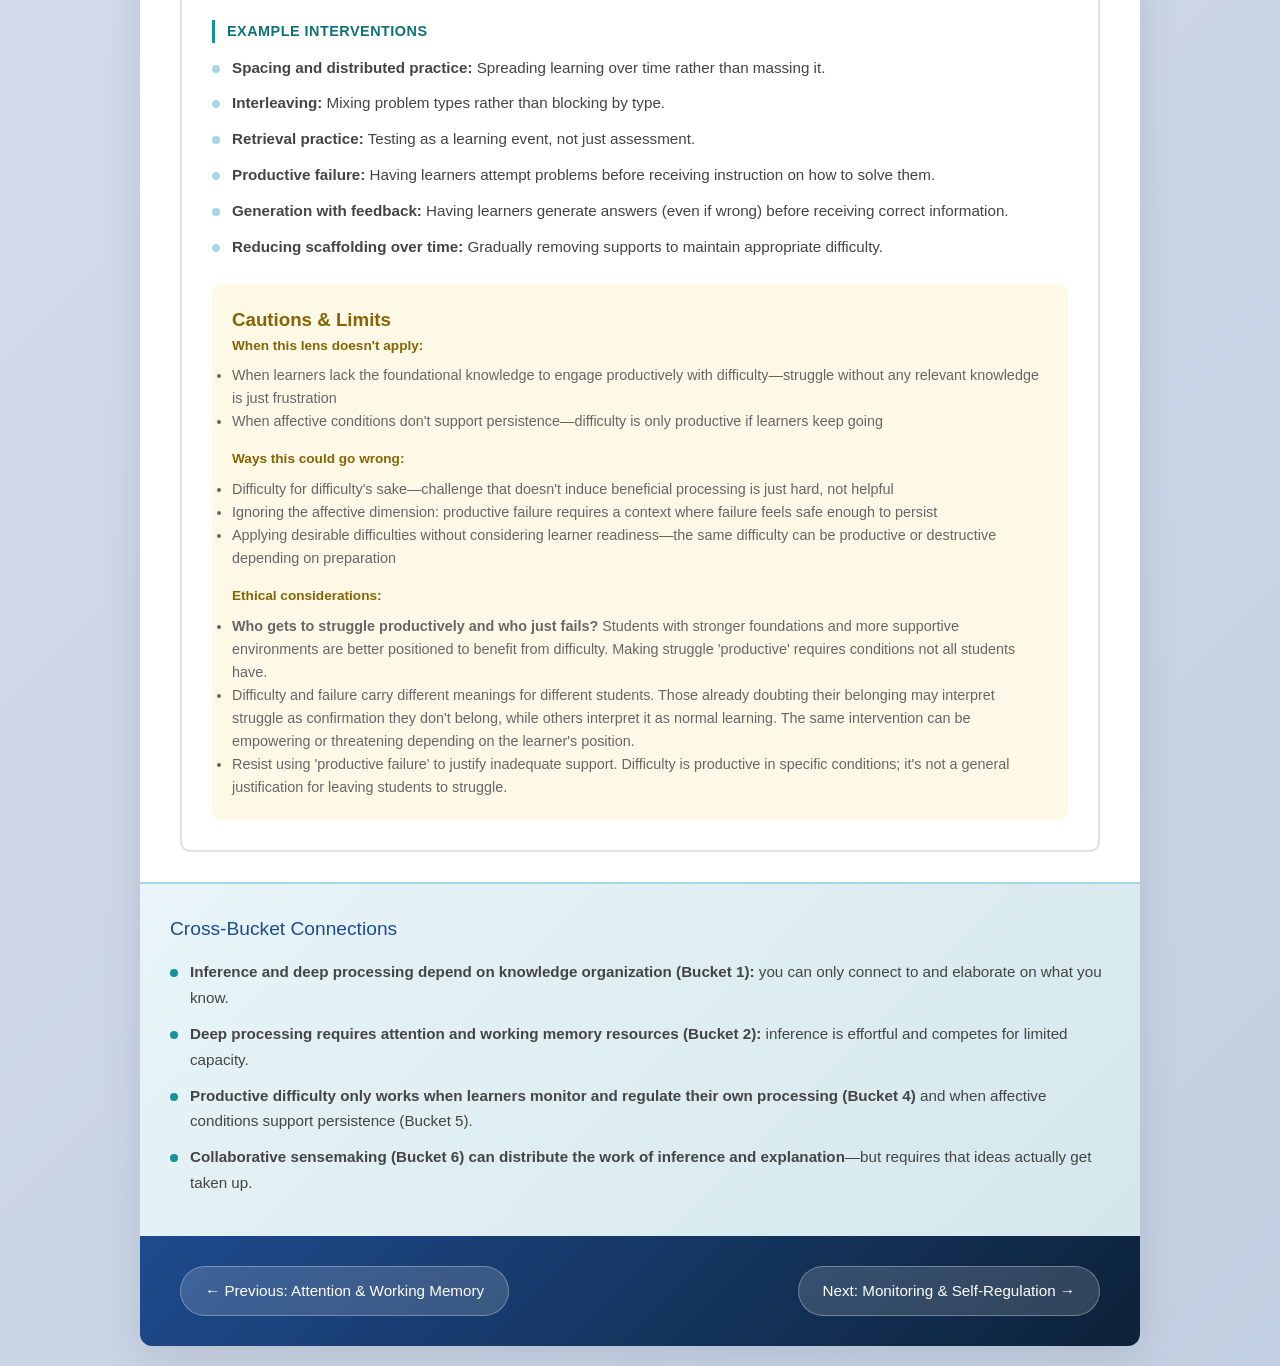
<file: deep-dive-3.html>
<!DOCTYPE html>
<html lang="en">
<head>
    <meta charset="UTF-8">
    <meta name="viewport" content="width=device-width, initial-scale=1.0">
    <title>Deep Dive #3: Inference, Explanation & Reasoning | AugmentED</title>
    <style>
        * {
            margin: 0;
            padding: 0;
            box-sizing: border-box;
        }

        body {
            font-family: 'Segoe UI', Tahoma, Geneva, Verdana, sans-serif;
            background: linear-gradient(135deg, #f5f7fa 0%, #c3cfe2 100%);
            color: #2c3e50;
            line-height: 1.6;
            padding: 20px;
            min-height: 100vh;
        }

        .container {
            max-width: 1000px;
            margin: 0 auto;
            background: white;
            border-radius: 12px;
            box-shadow: 0 10px 40px rgba(0, 0, 0, 0.1);
            overflow: hidden;
        }

        header {
            background: linear-gradient(135deg, #1e4b8e 0%, #0d2238 100%);
            color: white;
            padding: 40px;
        }

        .back-link {
            display: inline-flex;
            align-items: center;
            color: rgba(255, 255, 255, 0.8);
            text-decoration: none;
            font-size: 0.95em;
            margin-bottom: 20px;
            transition: color 0.3s ease;
        }

        .back-link:hover {
            color: white;
        }

        .bucket-label {
            display: inline-block;
            background: rgba(255, 255, 255, 0.15);
            padding: 6px 14px;
            border-radius: 20px;
            font-size: 0.85em;
            margin-bottom: 15px;
            letter-spacing: 0.5px;
        }

        header h1 {
            font-size: 2em;
            margin-bottom: 15px;
            font-weight: 400;
            letter-spacing: 0.5px;
        }

        .how-to-use {
            background: rgba(255, 255, 255, 0.1);
            border-radius: 8px;
            padding: 15px 20px;
            margin-top: 20px;
            font-size: 0.95em;
            line-height: 1.7;
        }

        .how-to-use strong {
            color: #a8d5e5;
        }

        .content-section {
            padding: 40px;
        }

        .concept-card {
            background: white;
            border: 2px solid #e0e0e0;
            border-radius: 10px;
            margin-bottom: 30px;
            overflow: hidden;
            transition: all 0.3s ease;
        }

        .concept-card:hover {
            border-color: #1e4b8e;
            box-shadow: 0 5px 20px rgba(30, 75, 142, 0.1);
        }

        .concept-header {
            background: linear-gradient(135deg, #f8fafc 0%, #e8f4f8 100%);
            padding: 25px 30px;
            border-bottom: 1px solid #e0e0e0;
        }

        .concept-header h2 {
            color: #1e4b8e;
            font-size: 1.35em;
            margin-bottom: 8px;
            font-weight: 500;
        }

        .concept-header .tagline {
            color: #0d7377;
            font-size: 1em;
            font-style: italic;
        }

        .concept-content {
            padding: 30px;
        }

        .concept-section {
            margin-bottom: 25px;
        }

        .concept-section:last-child {
            margin-bottom: 0;
        }

        .concept-section h3 {
            color: #0d7377;
            font-size: 0.9em;
            text-transform: uppercase;
            letter-spacing: 0.5px;
            margin-bottom: 12px;
            font-weight: 600;
            border-left: 3px solid #14919b;
            padding-left: 12px;
        }

        .concept-section p {
            color: #444;
            font-size: 0.95em;
            line-height: 1.8;
            margin-bottom: 10px;
        }

        .concept-section ul {
            list-style: none;
            padding-left: 0;
        }

        .concept-section li {
            padding-left: 20px;
            position: relative;
            margin-bottom: 10px;
            color: #444;
            font-size: 0.95em;
            line-height: 1.7;
        }

        .concept-section li:before {
            content: "";
            width: 8px;
            height: 8px;
            background: #a8d5e5;
            border-radius: 50%;
            position: absolute;
            left: 0;
            top: 10px;
        }

        .cautions-section {
            background: #fef9e7;
            border-radius: 8px;
            padding: 20px;
            margin-top: 20px;
        }

        .cautions-section h3 {
            color: #856404;
            border-left-color: #f0ad4e;
        }

        .caution-subsection {
            margin-bottom: 15px;
        }

        .caution-subsection:last-child {
            margin-bottom: 0;
        }

        .caution-subsection h4 {
            color: #856404;
            font-size: 0.85em;
            font-weight: 600;
            margin-bottom: 8px;
        }

        .caution-subsection p,
        .caution-subsection li {
            color: #666;
            font-size: 0.9em;
        }

        .cross-bucket {
            background: linear-gradient(135deg, #e8f4f8 0%, #d4e7ed 100%);
            padding: 30px;
            margin: 0 -40px -40px -40px;
            border-top: 2px solid #a8d5e5;
        }

        .cross-bucket h2 {
            color: #1e4b8e;
            font-size: 1.2em;
            margin-bottom: 15px;
            font-weight: 500;
        }

        .cross-bucket ul {
            list-style: none;
            padding-left: 0;
        }

        .cross-bucket li {
            padding-left: 20px;
            position: relative;
            margin-bottom: 10px;
            color: #444;
            font-size: 0.95em;
            line-height: 1.7;
        }

        .cross-bucket li:before {
            content: "";
            width: 8px;
            height: 8px;
            background: #14919b;
            border-radius: 50%;
            position: absolute;
            left: 0;
            top: 10px;
        }

        footer {
            padding: 30px 40px;
            background: linear-gradient(135deg, #1e4b8e 0%, #0d2238 100%);
            display: flex;
            justify-content: space-between;
            align-items: center;
            flex-wrap: wrap;
            gap: 15px;
        }

        .nav-btn {
            display: inline-block;
            background: rgba(255, 255, 255, 0.15);
            color: white;
            padding: 12px 24px;
            border-radius: 25px;
            text-decoration: none;
            font-size: 0.95em;
            font-weight: 500;
            transition: all 0.3s ease;
            border: 1px solid rgba(255, 255, 255, 0.3);
        }

        .nav-btn:hover {
            background: rgba(255, 255, 255, 0.25);
            transform: translateY(-2px);
        }

        @media (max-width: 768px) {
            body {
                padding: 10px;
            }

            header {
                padding: 30px 20px;
            }

            header h1 {
                font-size: 1.5em;
            }

            .content-section {
                padding: 25px 20px;
            }

            .concept-header,
            .concept-content {
                padding: 20px;
            }

            .cross-bucket {
                margin: 0 -20px -25px -20px;
                padding: 20px;
            }

            footer {
                padding: 20px;
                flex-direction: column;
            }

            .nav-btn {
                width: 100%;
                text-align: center;
            }
        }
    </style>
</head>
<body>
    <div class="container">
        <header>
            <a href="index.html" class="back-link">← Back to All Buckets</a>
            <div class="bucket-label">Deep Dive #3</div>
            <h1>Inference, Explanation & Reasoning</h1>
            <div class="how-to-use">
                <strong>How to use this page:</strong> This is a mechanism-first reference. Each concept follows: <em>Mechanism → How it shows up → What change requires → Example interventions → Cautions & limits</em>. Scan vertically to find what fits the story you're hearing.
            </div>
        </header>

        <section class="content-section">
            <!-- Concept 1 -->
            <article class="concept-card">
                <div class="concept-header">
                    <h2>1. Inference & Coherence Building</h2>
                    <p class="tagline">Understanding requires going beyond what's explicitly stated—filling gaps, connecting ideas, and building coherence.</p>
                </div>
                <div class="concept-content">
                    <div class="concept-section">
                        <h3>The Mechanism</h3>
                        <p>Comprehension involves generating inferences that connect ideas and fill gaps in what's explicitly presented. Some inferences happen automatically during processing (<strong>bridging inferences</strong> that maintain local coherence—connecting pronouns to referents, linking sentences causally). Others require deliberate effort (<strong>elaborative inferences</strong> that enrich understanding by connecting to prior knowledge or drawing implications).</p>
                        <p>The distinction matters for design. Graesser and colleagues distinguish inference types by whether they're generated online (during reading) or require prompting. Skilled comprehenders generate more inferences spontaneously; less skilled comprehenders often need support.</p>
                        <p>Text cohesion—the explicit marking of connections—interacts with prior knowledge in important ways (McNamara). High cohesion supports low-knowledge readers by making connections explicit. But for high-knowledge readers, lower cohesion can actually improve learning by forcing active inference generation (the "reverse cohesion effect"). Gaps that would derail a novice become productive opportunities for someone with sufficient background.</p>
                    </div>

                    <div class="concept-section">
                        <h3>How It Shows Up</h3>
                        <ul>
                            <li>Students recall what was stated but miss implications or connections</li>
                            <li>Comprehension breaks down at transition points where inferences are required</li>
                            <li>Students with strong background knowledge handle challenging texts better than expected</li>
                            <li>Explicitly connecting ideas helps struggling readers but may not help (or may even hurt) stronger ones</li>
                            <li>Students can answer literal questions but struggle with inferential ones</li>
                            <li>Understanding is shallow—students miss the 'so what'</li>
                        </ul>
                    </div>

                    <div class="concept-section">
                        <h3>What Change Requires</h3>
                        <p>Support inference generation, not just information delivery. For low-knowledge learners, provide cohesion and scaffolding. For higher-knowledge learners, consider whether gaps might prompt productive inference. Teach learners to recognize when they need to generate connections. Make inferential demands visible rather than assuming they'll happen automatically.</p>
                    </div>

                    <div class="concept-section">
                        <h3>Example Interventions</h3>
                        <ul>
                            <li><strong>Elaborative interrogation</strong> (Pressley): Prompting learners to ask 'why' and 'how' questions that require connecting new information to prior knowledge.</li>
                            <li><strong>Cohesion manipulation:</strong> Adjusting text cohesion based on learner knowledge—more explicit connections for novices, strategic gaps for those with background.</li>
                            <li><strong>Inference prompts:</strong> Explicit questions that require going beyond what's stated ('What does this imply about...?', 'Why might this be the case?').</li>
                            <li><strong>Graphic organizers</strong> that make structural relationships visible, supporting inference about how ideas connect.</li>
                            <li><strong>Think-alouds</strong> modeling inferential processing: Making visible the inferences skilled readers generate spontaneously.</li>
                        </ul>
                    </div>

                    <div class="cautions-section">
                        <h3>Cautions & Limits</h3>
                        <div class="caution-subsection">
                            <h4>When this lens doesn't apply:</h4>
                            <ul>
                                <li>When learners lack the prior knowledge needed to generate inferences—you can't connect to what isn't there (see Bucket 1)</li>
                                <li>When the issue is attention or working memory rather than inference generation (see Bucket 2)</li>
                            </ul>
                        </div>
                        <div class="caution-subsection">
                            <h4>Ways this could go wrong:</h4>
                            <ul>
                                <li>Creating gaps for learners who don't have the background to bridge them—productive difficulty becomes unproductive confusion</li>
                                <li>Over-prompting inferences so learners don't develop independent inference habits</li>
                                <li>Assuming inference failure is a skill deficit when it may be a knowledge deficit</li>
                            </ul>
                        </div>
                        <div class="caution-subsection">
                            <h4>Ethical considerations:</h4>
                            <ul>
                                <li>Texts and materials are often written with implicit assumptions about shared background knowledge. Students whose backgrounds differ from the assumed reader face heavier inference burdens—not because they can't infer, but because they're expected to bridge larger gaps.</li>
                                <li>Labeling students as 'poor inferrers' can obscure that inference depends on knowledge. The same student may infer brilliantly in familiar domains.</li>
                            </ul>
                        </div>
                    </div>
                </div>
            </article>

            <!-- Concept 2 -->
            <article class="concept-card">
                <div class="concept-header">
                    <h2>2. Grounding, Simulation & Causal Understanding</h2>
                    <p class="tagline">Deep understanding involves mentally simulating how things work, grounded in embodied experience with the world.</p>
                </div>
                <div class="concept-content">
                    <div class="concept-section">
                        <h3>The Mechanism</h3>
                        <p>Understanding isn't just manipulating abstract symbols—it's grounded in perception, action, and experience (Barsalou, Glenberg). When we comprehend, we construct situation models that draw on sensorimotor representations. Understanding a sentence about throwing a ball involves activating motor representations; understanding a story involves simulating the spatial and causal structure of the narrated world.</p>
                        <p>This grounding supports causal and mechanistic reasoning. When learners understand <em>how</em> something works (not just <em>that</em> it works), they can predict, explain, and troubleshoot. Mechanistic understanding involves representing the components of a system, their organization, and the causal processes by which they produce outcomes (Russ et al.). This goes beyond associative knowledge (X goes with Y) to explanatory knowledge (X causes Y because...).</p>
                        <p>Mental simulation enables inference: you can "run" your mental model to see what would happen, trace causal chains, and identify what would need to change to produce different outcomes. Experts in a domain have rich simulation capacity; novices often lack the grounded experience to simulate effectively.</p>
                    </div>

                    <div class="concept-section">
                        <h3>How It Shows Up</h3>
                        <ul>
                            <li>Students can state facts but can't explain how or why something works</li>
                            <li>Students memorize procedures without understanding the underlying mechanism</li>
                            <li>Predictions and troubleshooting are weak—students can't reason through 'what if' scenarios</li>
                            <li>Abstract concepts remain disconnected from concrete experience</li>
                            <li>Students struggle with content that's far from their lived experience</li>
                            <li>Understanding is brittle—students can't adapt when conditions change</li>
                        </ul>
                    </div>

                    <div class="concept-section">
                        <h3>What Change Requires</h3>
                        <p>Ground abstract concepts in concrete experience. Support the construction of mental models that can be simulated. Emphasize mechanistic understanding—how components interact to produce outcomes. Provide opportunities to predict, explain, and troubleshoot, not just recall. Connect new content to embodied experience when possible.</p>
                    </div>

                    <div class="concept-section">
                        <h3>Example Interventions</h3>
                        <ul>
                            <li><strong>Concrete analogies and examples before abstract principles:</strong> Ground new concepts in familiar, embodied experience.</li>
                            <li><strong>Mechanistic explanation prompts:</strong> 'How does this work?', 'What's happening at each step?', 'Why does changing X affect Y?'</li>
                            <li><strong>Prediction and simulation tasks:</strong> Have learners predict outcomes before observing them, forcing them to run their mental models.</li>
                            <li><strong>Physical and virtual manipulatives:</strong> Direct interaction that builds sensorimotor grounding for abstract concepts.</li>
                            <li><strong>Contrasting cases that isolate causal variables:</strong> Seeing what changes (and doesn't) when specific factors vary builds mechanistic understanding.</li>
                            <li><strong>Troubleshooting tasks:</strong> 'Why isn't this working?' requires tracing causal chains.</li>
                        </ul>
                    </div>

                    <div class="cautions-section">
                        <h3>Cautions & Limits</h3>
                        <div class="caution-subsection">
                            <h4>When this lens doesn't apply:</h4>
                            <ul>
                                <li>When the domain is genuinely abstract and grounding in physical experience is forced or misleading</li>
                                <li>When learners already have strong mechanistic understanding and need to work at more abstract levels</li>
                            </ul>
                        </div>
                        <div class="caution-subsection">
                            <h4>Ways this could go wrong:</h4>
                            <ul>
                                <li>Assuming all concepts can or should be grounded in physical experience—some abstractions are genuinely abstract</li>
                                <li>Concrete examples that introduce misconceptions or don't map cleanly to the target concept</li>
                                <li>Over-reliance on one grounding context that limits transfer</li>
                            </ul>
                        </div>
                        <div class="caution-subsection">
                            <h4>Ethical considerations:</h4>
                            <ul>
                                <li>Whose embodied experiences are treated as the 'natural' grounding? Students from different backgrounds may have different experiential bases. What's intuitive grounding for one group may be unfamiliar to another.</li>
                                <li>Access to rich hands-on experiences (labs, manipulatives, field experiences) is inequitably distributed. Students without those experiences may appear to lack understanding when they lack grounding opportunities.</li>
                            </ul>
                        </div>
                    </div>
                </div>
            </article>

            <!-- Concept 3 -->
            <article class="concept-card">
                <div class="concept-header">
                    <h2>3. Depth of Processing</h2>
                    <p class="tagline">Learning depends on how information is processed—deeper, more generative engagement produces more durable understanding.</p>
                </div>
                <div class="concept-content">
                    <div class="concept-section">
                        <h3>The Mechanism</h3>
                        <p>Craik and Lockhart's levels of processing framework established that memory and understanding depend on the <em>depth</em> of processing during encoding—not just time spent, but the nature of the cognitive engagement. Shallow processing (attending to surface features) produces weak, transient traces. Deep processing (attending to meaning, making connections, generating elaborations) produces durable, transferable understanding.</p>
                        <p><strong>Generation is key:</strong> producing rather than receiving information typically yields better learning (the generation effect). Explaining, predicting, connecting, questioning—these generative activities engage deeper processing than reading, listening, or reviewing. Even generating wrong answers can be beneficial if followed by feedback (as in productive failure).</p>
                        <p>This framework shifts the question from "Did students get the information?" to "How did students process the information?" Two learners can receive identical instruction and emerge with vastly different understanding depending on what they did cognitively during learning.</p>
                    </div>

                    <div class="concept-section">
                        <h3>How It Shows Up</h3>
                        <ul>
                            <li>Students spend time with material but learning is shallow—they recognize but can't recall, recall but can't apply</li>
                            <li>Passive engagement: students listen, copy, highlight, but don't transform or generate</li>
                            <li>Re-reading or reviewing feels productive but doesn't improve understanding</li>
                            <li>Students who 'explain it back' or teach others learn more than those who just receive</li>
                            <li>Testing and retrieval practice outperforms additional study time</li>
                        </ul>
                    </div>

                    <div class="concept-section">
                        <h3>What Change Requires</h3>
                        <p>Design for generative engagement, not just information exposure. Have learners produce, explain, connect, question—not just receive. Recognize that apparent 'engagement' (time on task, attention) doesn't guarantee deep processing. Create conditions that require meaning-based processing rather than surface processing.</p>
                    </div>

                    <div class="concept-section">
                        <h3>Example Interventions</h3>
                        <ul>
                            <li><strong>Retrieval practice:</strong> Having learners generate information from memory rather than re-reading—even without feedback, retrieval deepens processing.</li>
                            <li><strong>Elaborative interrogation:</strong> 'Why' questions that force learners to connect new information to prior knowledge.</li>
                            <li><strong>Summarization and self-explanation:</strong> Generating condensed versions or explaining reasoning requires deep processing.</li>
                            <li><strong>Peer teaching:</strong> Preparing to teach or actually teaching requires organizing and generating.</li>
                            <li><strong>Concept mapping:</strong> Creating representations of relationships forces processing of connections, not just nodes.</li>
                            <li><strong>Prediction before instruction:</strong> Generating predictions (even wrong ones) primes deeper processing of subsequent information.</li>
                        </ul>
                    </div>

                    <div class="cautions-section">
                        <h3>Cautions & Limits</h3>
                        <div class="caution-subsection">
                            <h4>When this lens doesn't apply:</h4>
                            <ul>
                                <li>When learners lack the knowledge base to engage generatively—generation without sufficient foundation can produce frustration or misconceptions</li>
                                <li>When the goal is temporary retention of arbitrary information where deep processing isn't needed</li>
                            </ul>
                        </div>
                        <div class="caution-subsection">
                            <h4>Ways this could go wrong:</h4>
                            <ul>
                                <li>Assuming all generation is equally beneficial—poorly designed generation tasks can waste time or reinforce errors</li>
                                <li>Making everything effortful when some content just needs to be received before it can be processed deeply</li>
                                <li>Conflating observable activity with deep processing—busy engagement isn't automatically deep engagement</li>
                            </ul>
                        </div>
                        <div class="caution-subsection">
                            <h4>Ethical considerations:</h4>
                            <ul>
                                <li>Deep processing requires cognitive resources. Students who are stressed, distracted by out-of-school concerns, or fatigued may struggle to engage deeply—not for lack of ability but lack of available resources.</li>
                                <li>Generative tasks can be more exposing than receptive tasks. Students may avoid generation to avoid revealing gaps, especially in environments that feel evaluative or unsafe.</li>
                            </ul>
                        </div>
                    </div>
                </div>
            </article>

            <!-- Concept 4 -->
            <article class="concept-card">
                <div class="concept-header">
                    <h2>4. Productive Difficulty</h2>
                    <p class="tagline">Struggle and difficulty can strengthen learning—when they're the right kind of difficulty at the right time.</p>
                </div>
                <div class="concept-content">
                    <div class="concept-section">
                        <h3>The Mechanism</h3>
                        <p><strong>Desirable difficulties</strong> (Bjork) are challenges that slow initial acquisition but enhance long-term retention and transfer. Spacing practice over time, interleaving different problem types, varying conditions, and testing rather than restudying—all make learning harder in the moment but more durable.</p>
                        <p><strong>Productive failure</strong> (Kapur) extends this to problem-solving: having learners struggle with problems before receiving instruction can be more effective than direct instruction followed by practice. The struggle activates prior knowledge, reveals its limits, and creates a need for the new material—even though learners often fail during the initial phase.</p>
                        <p>The mechanism: difficulty that requires deeper processing or more effortful retrieval strengthens memory traces and builds more flexible representations. Easy, fluent processing can create illusions of learning—performance feels good but doesn't last.</p>
                        <p>The key word is 'productive.' Not all difficulty helps. Difficulty is productive when it induces beneficial processing; it's unproductive when it causes confusion, frustration, or disengagement without cognitive benefit.</p>
                    </div>

                    <div class="concept-section">
                        <h3>How It Shows Up</h3>
                        <ul>
                            <li>Students who struggle during learning outperform those who had easier initial learning—on delayed tests</li>
                            <li>Fluent, easy learning produces confidence but not retention</li>
                            <li>Students resist effortful strategies that feel less effective in the moment</li>
                            <li>Interleaved or varied practice feels harder but transfers better than blocked practice</li>
                            <li>Students who generate (wrong) predictions before instruction learn more from the instruction</li>
                        </ul>
                    </div>

                    <div class="concept-section">
                        <h3>What Change Requires</h3>
                        <p>Introduce difficulty that induces deeper processing—spacing, interleaving, retrieval practice, generation before instruction. Help learners understand that ease isn't the goal; fluency during learning can be misleading. Distinguish productive struggle from unproductive confusion. Manage the affective challenge: difficulty is only productive if learners persist through it.</p>
                    </div>

                    <div class="concept-section">
                        <h3>Example Interventions</h3>
                        <ul>
                            <li><strong>Spacing and distributed practice:</strong> Spreading learning over time rather than massing it.</li>
                            <li><strong>Interleaving:</strong> Mixing problem types rather than blocking by type.</li>
                            <li><strong>Retrieval practice:</strong> Testing as a learning event, not just assessment.</li>
                            <li><strong>Productive failure:</strong> Having learners attempt problems before receiving instruction on how to solve them.</li>
                            <li><strong>Generation with feedback:</strong> Having learners generate answers (even if wrong) before receiving correct information.</li>
                            <li><strong>Reducing scaffolding over time:</strong> Gradually removing supports to maintain appropriate difficulty.</li>
                        </ul>
                    </div>

                    <div class="cautions-section">
                        <h3>Cautions & Limits</h3>
                        <div class="caution-subsection">
                            <h4>When this lens doesn't apply:</h4>
                            <ul>
                                <li>When learners lack the foundational knowledge to engage productively with difficulty—struggle without any relevant knowledge is just frustration</li>
                                <li>When affective conditions don't support persistence—difficulty is only productive if learners keep going</li>
                            </ul>
                        </div>
                        <div class="caution-subsection">
                            <h4>Ways this could go wrong:</h4>
                            <ul>
                                <li>Difficulty for difficulty's sake—challenge that doesn't induce beneficial processing is just hard, not helpful</li>
                                <li>Ignoring the affective dimension: productive failure requires a context where failure feels safe enough to persist</li>
                                <li>Applying desirable difficulties without considering learner readiness—the same difficulty can be productive or destructive depending on preparation</li>
                            </ul>
                        </div>
                        <div class="caution-subsection">
                            <h4>Ethical considerations:</h4>
                            <ul>
                                <li><strong>Who gets to struggle productively and who just fails?</strong> Students with stronger foundations and more supportive environments are better positioned to benefit from difficulty. Making struggle 'productive' requires conditions not all students have.</li>
                                <li>Difficulty and failure carry different meanings for different students. Those already doubting their belonging may interpret struggle as confirmation they don't belong, while others interpret it as normal learning. The same intervention can be empowering or threatening depending on the learner's position.</li>
                                <li>Resist using 'productive failure' to justify inadequate support. Difficulty is productive in specific conditions; it's not a general justification for leaving students to struggle.</li>
                            </ul>
                        </div>
                    </div>
                </div>
            </article>

            <!-- Cross-Bucket Connections -->
            <div class="cross-bucket">
                <h2>Cross-Bucket Connections</h2>
                <ul>
                    <li><strong>Inference and deep processing depend on knowledge organization (Bucket 1):</strong> you can only connect to and elaborate on what you know.</li>
                    <li><strong>Deep processing requires attention and working memory resources (Bucket 2):</strong> inference is effortful and competes for limited capacity.</li>
                    <li><strong>Productive difficulty only works when learners monitor and regulate their own processing (Bucket 4)</strong> and when affective conditions support persistence (Bucket 5).</li>
                    <li><strong>Collaborative sensemaking (Bucket 6) can distribute the work of inference and explanation</strong>—but requires that ideas actually get taken up.</li>
                </ul>
            </div>
        </section>

        <footer>
            <a href="deep-dive-2.html" class="nav-btn">← Previous: Attention & Working Memory</a>
            <a href="deep-dive-4.html" class="nav-btn">Next: Monitoring & Self-Regulation →</a>
        </footer>
    </div>
</body>
</html>
</file>
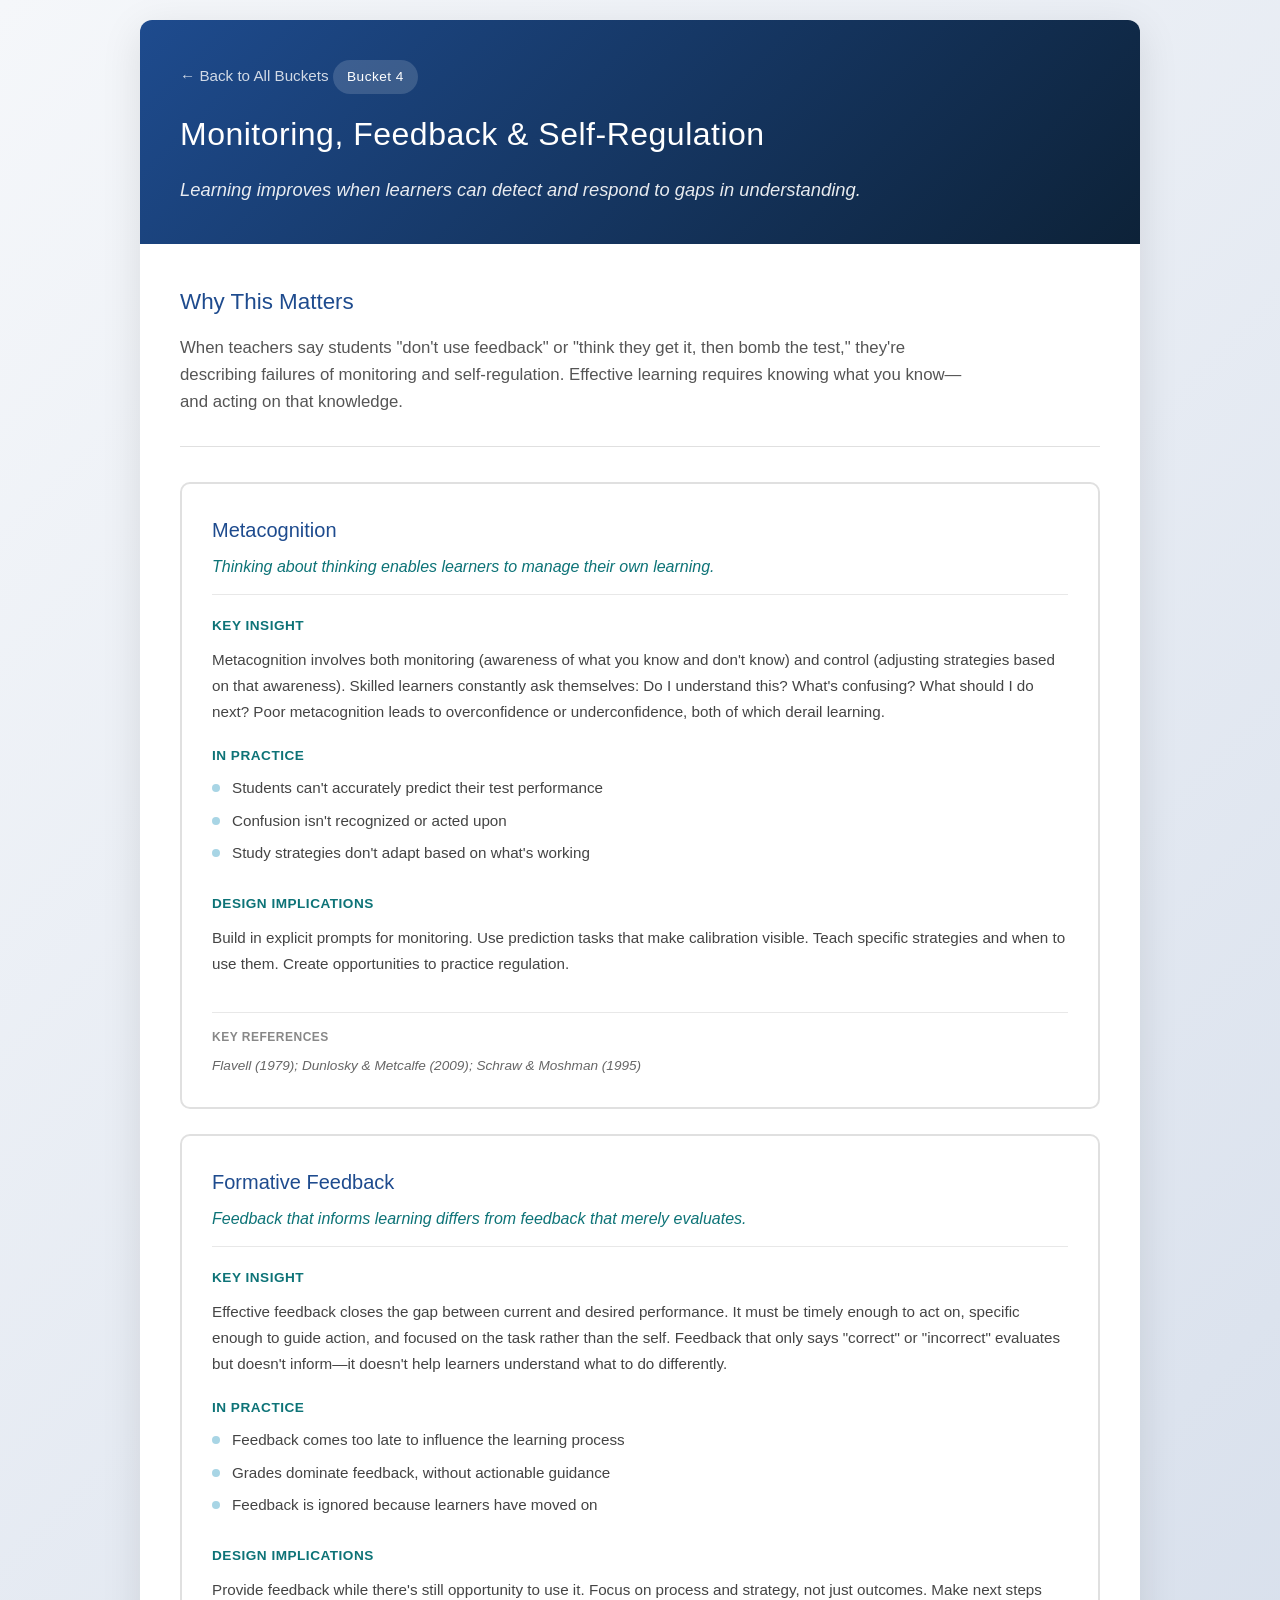
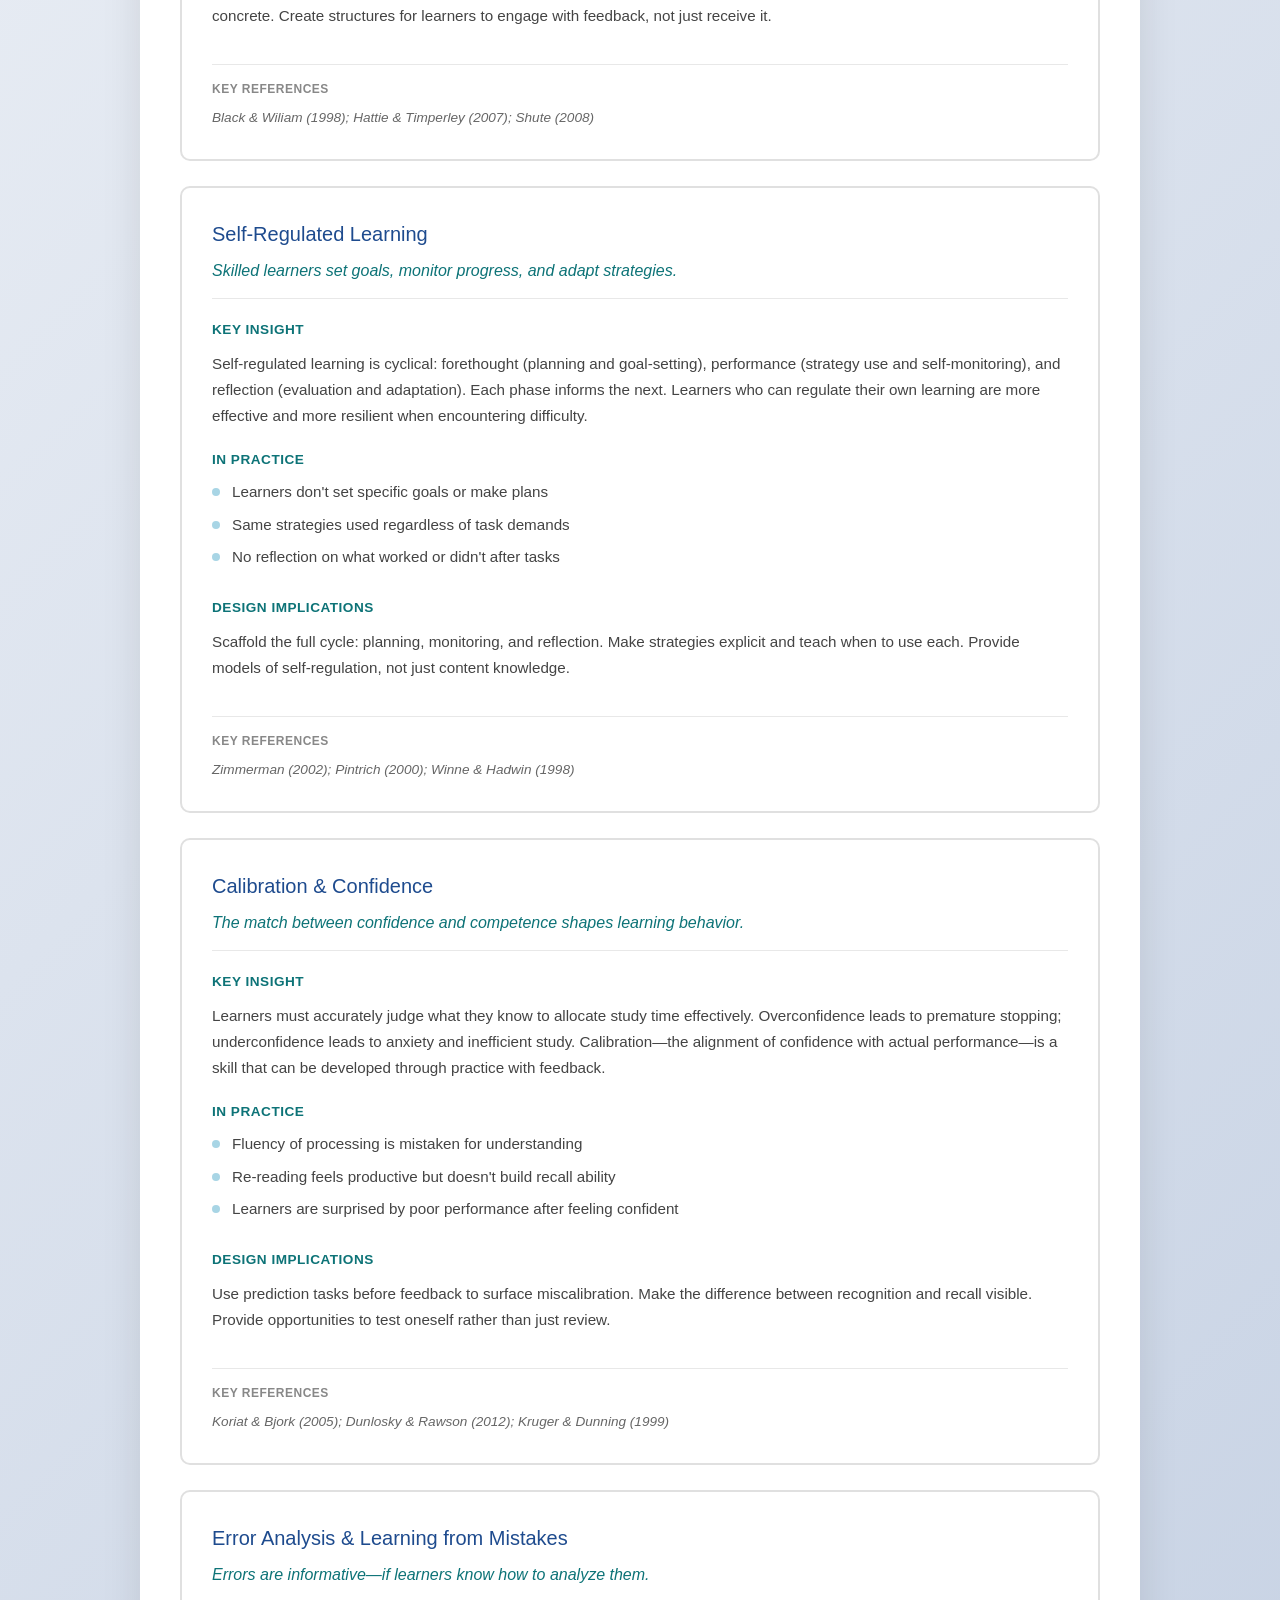
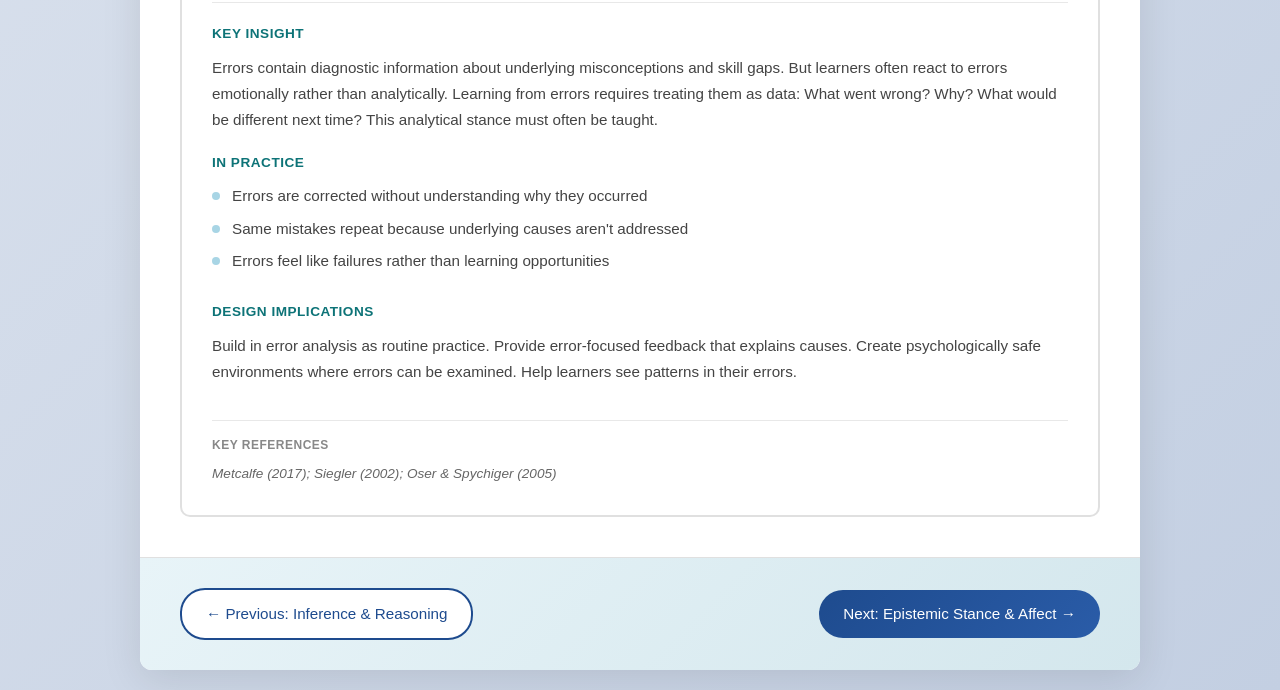
<file: deep-dive-4.html>
<!DOCTYPE html>
<html lang="en">
<head>
    <meta charset="UTF-8">
    <meta name="viewport" content="width=device-width, initial-scale=1.0">
    <title>Monitoring, Feedback & Self-Regulation | AugmentED Deep Dive</title>
    <style>
        * {
            margin: 0;
            padding: 0;
            box-sizing: border-box;
        }

        body {
            font-family: 'Segoe UI', Tahoma, Geneva, Verdana, sans-serif;
            background: linear-gradient(135deg, #f5f7fa 0%, #c3cfe2 100%);
            color: #2c3e50;
            line-height: 1.6;
            padding: 20px;
            min-height: 100vh;
        }

        .container {
            max-width: 1000px;
            margin: 0 auto;
            background: white;
            border-radius: 12px;
            box-shadow: 0 10px 40px rgba(0, 0, 0, 0.1);
            overflow: hidden;
        }

        header {
            background: linear-gradient(135deg, #1e4b8e 0%, #0d2238 100%);
            color: white;
            padding: 40px;
        }

        .back-link {
            display: inline-flex;
            align-items: center;
            color: rgba(255, 255, 255, 0.8);
            text-decoration: none;
            font-size: 0.95em;
            margin-bottom: 20px;
            transition: color 0.3s ease;
        }

        .back-link:hover {
            color: white;
        }

        .bucket-label {
            display: inline-block;
            background: rgba(255, 255, 255, 0.15);
            padding: 6px 14px;
            border-radius: 20px;
            font-size: 0.85em;
            margin-bottom: 15px;
            letter-spacing: 0.5px;
        }

        header h1 {
            font-size: 2em;
            margin-bottom: 15px;
            font-weight: 400;
            letter-spacing: 0.5px;
        }

        .core-idea {
            font-size: 1.15em;
            opacity: 0.9;
            max-width: 700px;
            font-style: italic;
        }

        .content-section {
            padding: 40px;
        }

        .section-intro {
            margin-bottom: 35px;
            padding-bottom: 30px;
            border-bottom: 1px solid #e0e0e0;
        }

        .section-intro h2 {
            color: #1e4b8e;
            font-size: 1.4em;
            margin-bottom: 15px;
            font-weight: 500;
        }

        .section-intro p {
            color: #555;
            font-size: 1.05em;
            max-width: 800px;
        }

        .theories-grid {
            display: grid;
            gap: 25px;
        }

        .theory-card {
            background: white;
            border: 2px solid #e0e0e0;
            border-radius: 10px;
            padding: 30px;
            transition: all 0.3s ease;
        }

        .theory-card:hover {
            border-color: #1e4b8e;
            box-shadow: 0 5px 20px rgba(30, 75, 142, 0.1);
        }

        .theory-card h3 {
            color: #1e4b8e;
            font-size: 1.25em;
            margin-bottom: 8px;
            font-weight: 500;
        }

        .theory-card .tagline {
            color: #0d7377;
            font-size: 1em;
            font-style: italic;
            margin-bottom: 20px;
            padding-bottom: 15px;
            border-bottom: 1px solid #e8e8e8;
        }

        .theory-detail {
            display: grid;
            gap: 20px;
        }

        .theory-detail section h4 {
            color: #0d7377;
            font-size: 0.85em;
            text-transform: uppercase;
            letter-spacing: 0.5px;
            margin-bottom: 10px;
            font-weight: 600;
        }

        .theory-detail section p {
            color: #444;
            font-size: 0.95em;
            line-height: 1.7;
        }

        .theory-detail section ul {
            list-style: none;
            padding-left: 0;
        }

        .theory-detail section li {
            padding-left: 20px;
            position: relative;
            margin-bottom: 8px;
            color: #444;
            font-size: 0.95em;
        }

        .theory-detail section li:before {
            content: "";
            width: 8px;
            height: 8px;
            background: #a8d5e5;
            border-radius: 50%;
            position: absolute;
            left: 0;
            top: 8px;
        }

        .key-refs {
            margin-top: 15px;
            padding-top: 15px;
            border-top: 1px solid #e8e8e8;
        }

        .key-refs h4 {
            color: #888;
            font-size: 0.75em;
            text-transform: uppercase;
            letter-spacing: 0.5px;
            margin-bottom: 8px;
            font-weight: 600;
        }

        .key-refs p {
            color: #666;
            font-size: 0.85em;
            font-style: italic;
        }

        footer {
            padding: 30px 40px;
            background: linear-gradient(135deg, #e8f4f8 0%, #d4e7ed 100%);
            border-top: 1px solid #e0e0e0;
            text-align: center;
        }

        .nav-buttons {
            display: flex;
            justify-content: space-between;
            align-items: center;
            flex-wrap: wrap;
            gap: 15px;
        }

        .nav-btn {
            display: inline-block;
            background: linear-gradient(135deg, #1e4b8e 0%, #2a5ca8 100%);
            color: white;
            padding: 12px 24px;
            border-radius: 25px;
            text-decoration: none;
            font-size: 0.95em;
            font-weight: 500;
            transition: all 0.3s ease;
        }

        .nav-btn:hover {
            transform: translateY(-2px);
            box-shadow: 0 4px 15px rgba(30, 75, 142, 0.3);
        }

        .nav-btn.secondary {
            background: white;
            color: #1e4b8e;
            border: 2px solid #1e4b8e;
        }

        .nav-btn.secondary:hover {
            background: #1e4b8e;
            color: white;
        }

        @media (max-width: 768px) {
            body {
                padding: 10px;
            }

            header {
                padding: 30px 20px;
            }

            header h1 {
                font-size: 1.5em;
            }

            .content-section {
                padding: 25px 20px;
            }

            .theory-card {
                padding: 20px;
            }

            footer {
                padding: 20px;
            }

            .nav-buttons {
                flex-direction: column;
            }

            .nav-btn {
                width: 100%;
                text-align: center;
            }
        }
    </style>
</head>
<body>
    <div class="container">
        <header>
            <a href="index.html" class="back-link">← Back to All Buckets</a>
            <div class="bucket-label">Bucket 4</div>
            <h1>Monitoring, Feedback & Self-Regulation</h1>
            <p class="core-idea">Learning improves when learners can detect and respond to gaps in understanding.</p>
        </header>

        <section class="content-section">
            <div class="section-intro">
                <h2>Why This Matters</h2>
                <p>When teachers say students "don't use feedback" or "think they get it, then bomb the test," they're describing failures of monitoring and self-regulation. Effective learning requires knowing what you know—and acting on that knowledge.</p>
            </div>

            <div class="theories-grid">
                <article class="theory-card">
                    <h3>Metacognition</h3>
                    <p class="tagline">Thinking about thinking enables learners to manage their own learning.</p>
                    <div class="theory-detail">
                        <section>
                            <h4>Key Insight</h4>
                            <p>Metacognition involves both monitoring (awareness of what you know and don't know) and control (adjusting strategies based on that awareness). Skilled learners constantly ask themselves: Do I understand this? What's confusing? What should I do next? Poor metacognition leads to overconfidence or underconfidence, both of which derail learning.</p>
                        </section>
                        <section>
                            <h4>In Practice</h4>
                            <ul>
                                <li>Students can't accurately predict their test performance</li>
                                <li>Confusion isn't recognized or acted upon</li>
                                <li>Study strategies don't adapt based on what's working</li>
                            </ul>
                        </section>
                        <section>
                            <h4>Design Implications</h4>
                            <p>Build in explicit prompts for monitoring. Use prediction tasks that make calibration visible. Teach specific strategies and when to use them. Create opportunities to practice regulation.</p>
                        </section>
                        <div class="key-refs">
                            <h4>Key References</h4>
                            <p>Flavell (1979); Dunlosky & Metcalfe (2009); Schraw & Moshman (1995)</p>
                        </div>
                    </div>
                </article>

                <article class="theory-card">
                    <h3>Formative Feedback</h3>
                    <p class="tagline">Feedback that informs learning differs from feedback that merely evaluates.</p>
                    <div class="theory-detail">
                        <section>
                            <h4>Key Insight</h4>
                            <p>Effective feedback closes the gap between current and desired performance. It must be timely enough to act on, specific enough to guide action, and focused on the task rather than the self. Feedback that only says "correct" or "incorrect" evaluates but doesn't inform—it doesn't help learners understand what to do differently.</p>
                        </section>
                        <section>
                            <h4>In Practice</h4>
                            <ul>
                                <li>Feedback comes too late to influence the learning process</li>
                                <li>Grades dominate feedback, without actionable guidance</li>
                                <li>Feedback is ignored because learners have moved on</li>
                            </ul>
                        </section>
                        <section>
                            <h4>Design Implications</h4>
                            <p>Provide feedback while there's still opportunity to use it. Focus on process and strategy, not just outcomes. Make next steps concrete. Create structures for learners to engage with feedback, not just receive it.</p>
                        </section>
                        <div class="key-refs">
                            <h4>Key References</h4>
                            <p>Black & Wiliam (1998); Hattie & Timperley (2007); Shute (2008)</p>
                        </div>
                    </div>
                </article>

                <article class="theory-card">
                    <h3>Self-Regulated Learning</h3>
                    <p class="tagline">Skilled learners set goals, monitor progress, and adapt strategies.</p>
                    <div class="theory-detail">
                        <section>
                            <h4>Key Insight</h4>
                            <p>Self-regulated learning is cyclical: forethought (planning and goal-setting), performance (strategy use and self-monitoring), and reflection (evaluation and adaptation). Each phase informs the next. Learners who can regulate their own learning are more effective and more resilient when encountering difficulty.</p>
                        </section>
                        <section>
                            <h4>In Practice</h4>
                            <ul>
                                <li>Learners don't set specific goals or make plans</li>
                                <li>Same strategies used regardless of task demands</li>
                                <li>No reflection on what worked or didn't after tasks</li>
                            </ul>
                        </section>
                        <section>
                            <h4>Design Implications</h4>
                            <p>Scaffold the full cycle: planning, monitoring, and reflection. Make strategies explicit and teach when to use each. Provide models of self-regulation, not just content knowledge.</p>
                        </section>
                        <div class="key-refs">
                            <h4>Key References</h4>
                            <p>Zimmerman (2002); Pintrich (2000); Winne & Hadwin (1998)</p>
                        </div>
                    </div>
                </article>

                <article class="theory-card">
                    <h3>Calibration & Confidence</h3>
                    <p class="tagline">The match between confidence and competence shapes learning behavior.</p>
                    <div class="theory-detail">
                        <section>
                            <h4>Key Insight</h4>
                            <p>Learners must accurately judge what they know to allocate study time effectively. Overconfidence leads to premature stopping; underconfidence leads to anxiety and inefficient study. Calibration—the alignment of confidence with actual performance—is a skill that can be developed through practice with feedback.</p>
                        </section>
                        <section>
                            <h4>In Practice</h4>
                            <ul>
                                <li>Fluency of processing is mistaken for understanding</li>
                                <li>Re-reading feels productive but doesn't build recall ability</li>
                                <li>Learners are surprised by poor performance after feeling confident</li>
                            </ul>
                        </section>
                        <section>
                            <h4>Design Implications</h4>
                            <p>Use prediction tasks before feedback to surface miscalibration. Make the difference between recognition and recall visible. Provide opportunities to test oneself rather than just review.</p>
                        </section>
                        <div class="key-refs">
                            <h4>Key References</h4>
                            <p>Koriat & Bjork (2005); Dunlosky & Rawson (2012); Kruger & Dunning (1999)</p>
                        </div>
                    </div>
                </article>

                <article class="theory-card">
                    <h3>Error Analysis & Learning from Mistakes</h3>
                    <p class="tagline">Errors are informative—if learners know how to analyze them.</p>
                    <div class="theory-detail">
                        <section>
                            <h4>Key Insight</h4>
                            <p>Errors contain diagnostic information about underlying misconceptions and skill gaps. But learners often react to errors emotionally rather than analytically. Learning from errors requires treating them as data: What went wrong? Why? What would be different next time? This analytical stance must often be taught.</p>
                        </section>
                        <section>
                            <h4>In Practice</h4>
                            <ul>
                                <li>Errors are corrected without understanding why they occurred</li>
                                <li>Same mistakes repeat because underlying causes aren't addressed</li>
                                <li>Errors feel like failures rather than learning opportunities</li>
                            </ul>
                        </section>
                        <section>
                            <h4>Design Implications</h4>
                            <p>Build in error analysis as routine practice. Provide error-focused feedback that explains causes. Create psychologically safe environments where errors can be examined. Help learners see patterns in their errors.</p>
                        </section>
                        <div class="key-refs">
                            <h4>Key References</h4>
                            <p>Metcalfe (2017); Siegler (2002); Oser & Spychiger (2005)</p>
                        </div>
                    </div>
                </article>
            </div>
        </section>

        <footer>
            <div class="nav-buttons">
                <a href="deep-dive-3.html" class="nav-btn secondary">← Previous: Inference & Reasoning</a>
                <a href="deep-dive-5.html" class="nav-btn">Next: Epistemic Stance & Affect →</a>
            </div>
        </footer>
    </div>
</body>
</html>
</file>
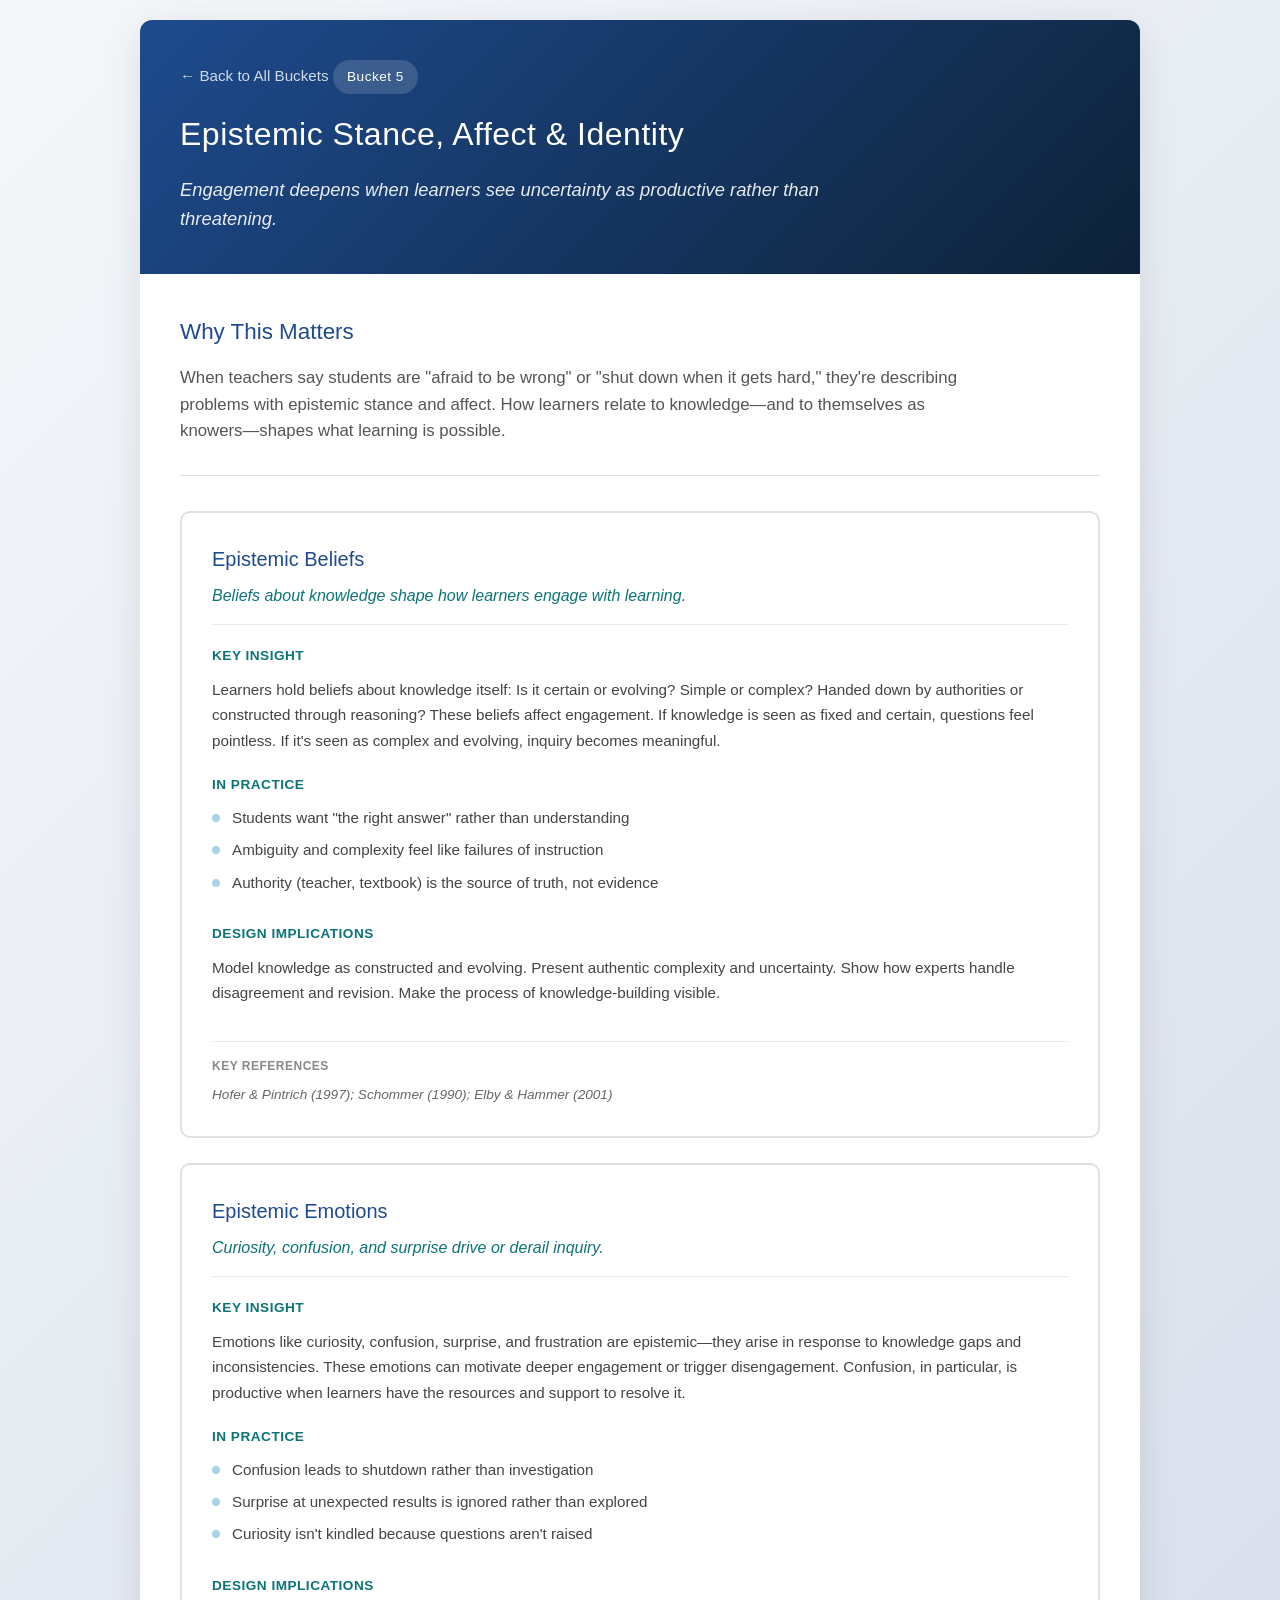
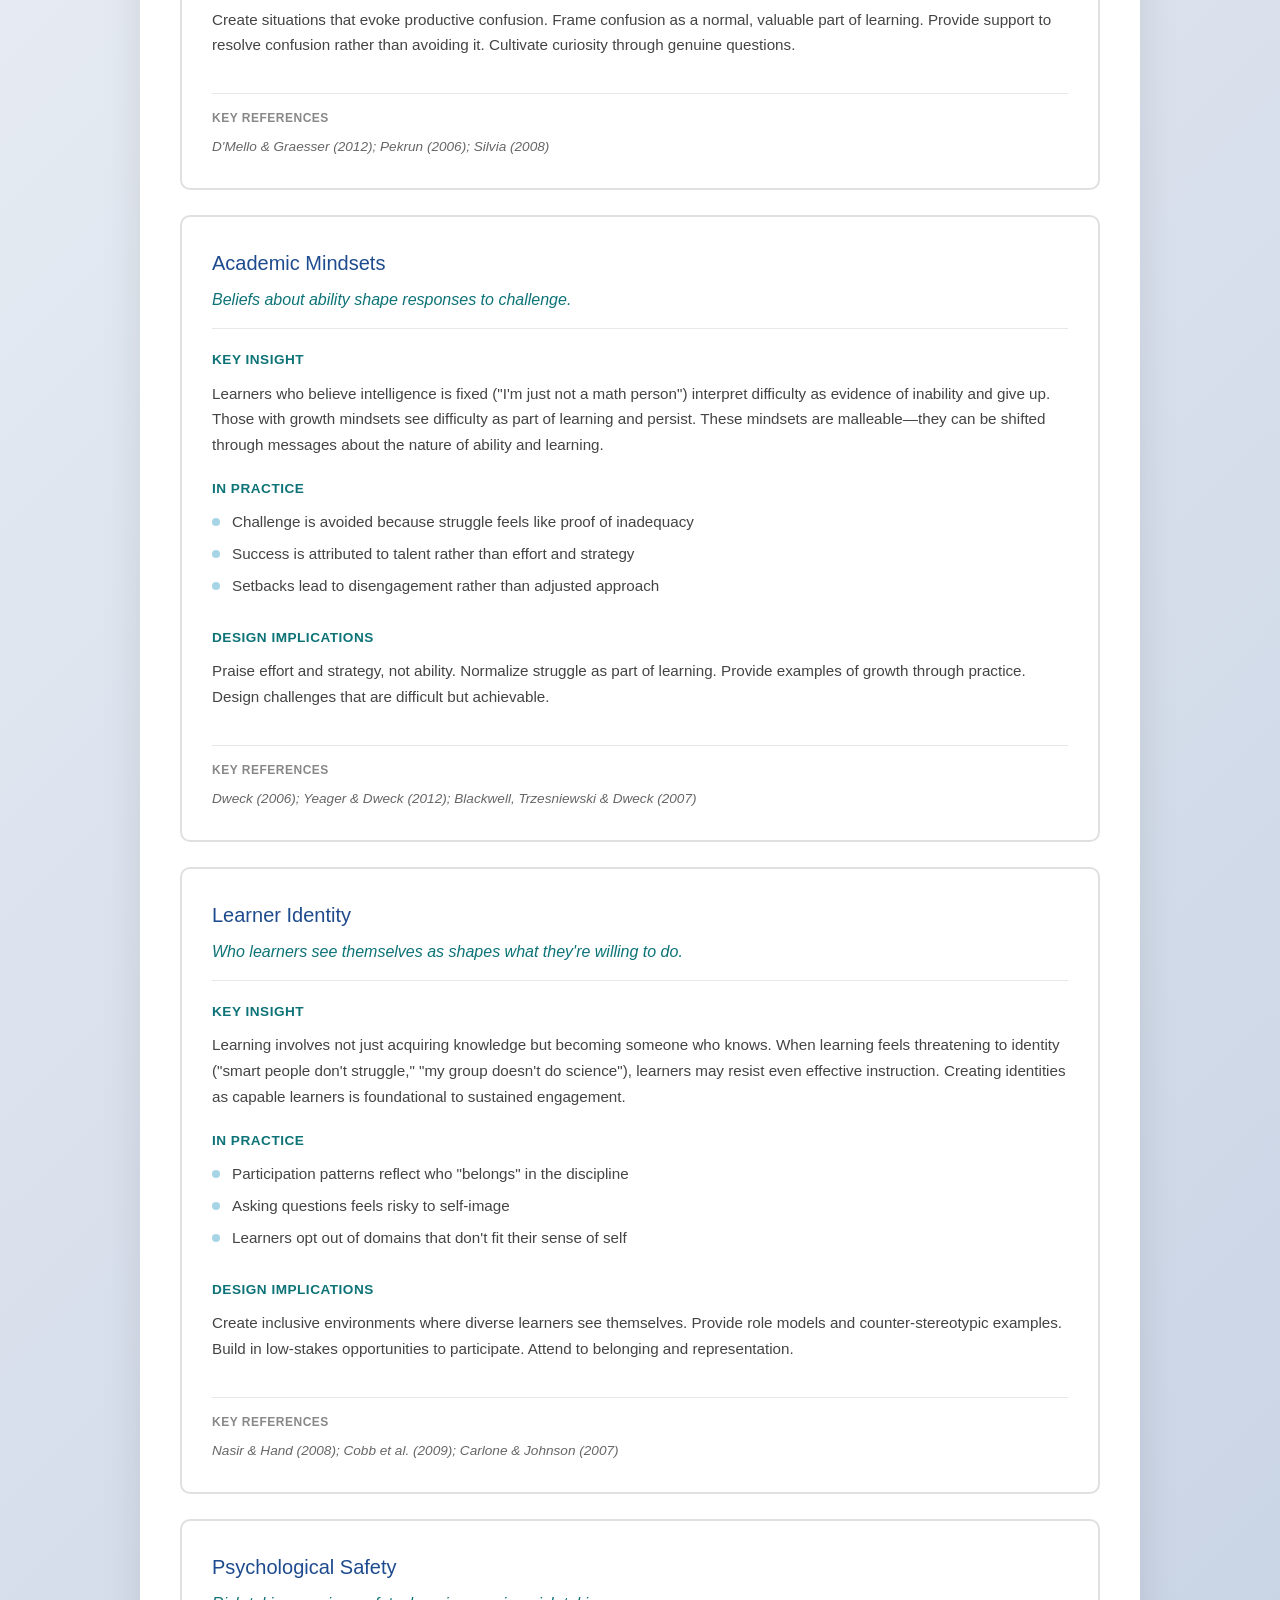
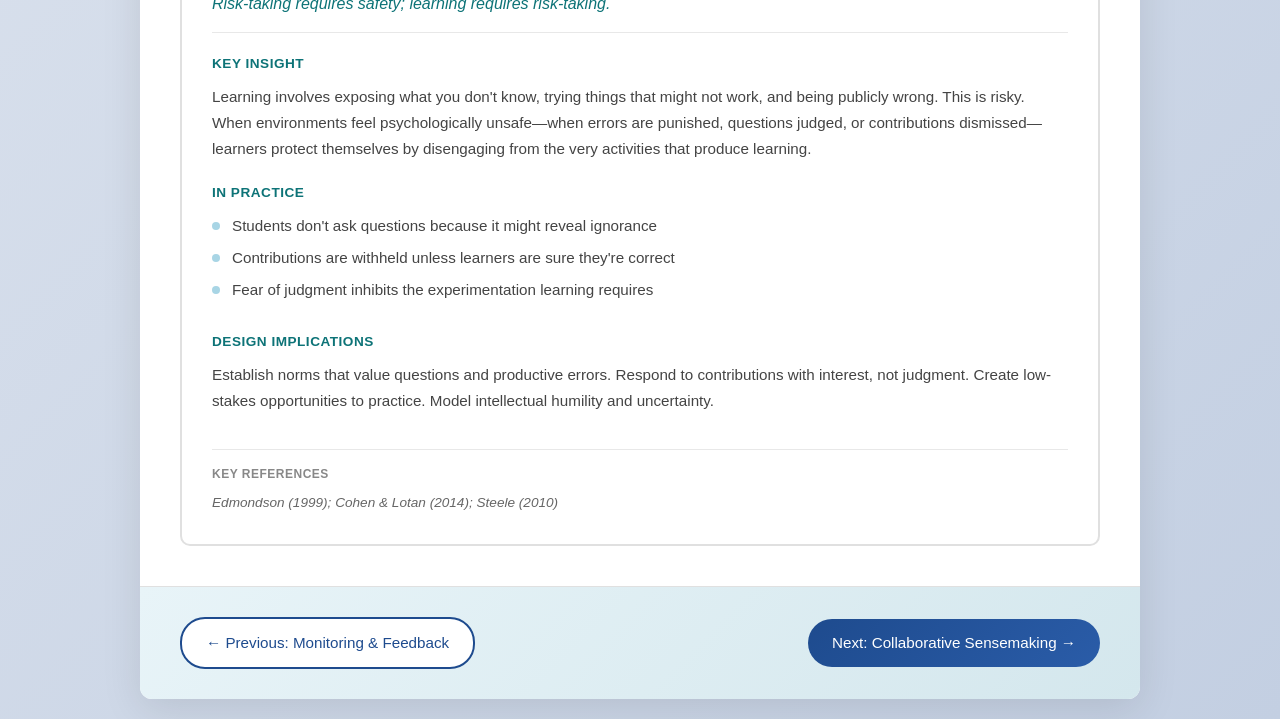
<file: deep-dive-5.html>
<!DOCTYPE html>
<html lang="en">
<head>
    <meta charset="UTF-8">
    <meta name="viewport" content="width=device-width, initial-scale=1.0">
    <title>Epistemic Stance, Affect & Identity | AugmentED Deep Dive</title>
    <style>
        * {
            margin: 0;
            padding: 0;
            box-sizing: border-box;
        }

        body {
            font-family: 'Segoe UI', Tahoma, Geneva, Verdana, sans-serif;
            background: linear-gradient(135deg, #f5f7fa 0%, #c3cfe2 100%);
            color: #2c3e50;
            line-height: 1.6;
            padding: 20px;
            min-height: 100vh;
        }

        .container {
            max-width: 1000px;
            margin: 0 auto;
            background: white;
            border-radius: 12px;
            box-shadow: 0 10px 40px rgba(0, 0, 0, 0.1);
            overflow: hidden;
        }

        header {
            background: linear-gradient(135deg, #1e4b8e 0%, #0d2238 100%);
            color: white;
            padding: 40px;
        }

        .back-link {
            display: inline-flex;
            align-items: center;
            color: rgba(255, 255, 255, 0.8);
            text-decoration: none;
            font-size: 0.95em;
            margin-bottom: 20px;
            transition: color 0.3s ease;
        }

        .back-link:hover {
            color: white;
        }

        .bucket-label {
            display: inline-block;
            background: rgba(255, 255, 255, 0.15);
            padding: 6px 14px;
            border-radius: 20px;
            font-size: 0.85em;
            margin-bottom: 15px;
            letter-spacing: 0.5px;
        }

        header h1 {
            font-size: 2em;
            margin-bottom: 15px;
            font-weight: 400;
            letter-spacing: 0.5px;
        }

        .core-idea {
            font-size: 1.15em;
            opacity: 0.9;
            max-width: 700px;
            font-style: italic;
        }

        .content-section {
            padding: 40px;
        }

        .section-intro {
            margin-bottom: 35px;
            padding-bottom: 30px;
            border-bottom: 1px solid #e0e0e0;
        }

        .section-intro h2 {
            color: #1e4b8e;
            font-size: 1.4em;
            margin-bottom: 15px;
            font-weight: 500;
        }

        .section-intro p {
            color: #555;
            font-size: 1.05em;
            max-width: 800px;
        }

        .theories-grid {
            display: grid;
            gap: 25px;
        }

        .theory-card {
            background: white;
            border: 2px solid #e0e0e0;
            border-radius: 10px;
            padding: 30px;
            transition: all 0.3s ease;
        }

        .theory-card:hover {
            border-color: #1e4b8e;
            box-shadow: 0 5px 20px rgba(30, 75, 142, 0.1);
        }

        .theory-card h3 {
            color: #1e4b8e;
            font-size: 1.25em;
            margin-bottom: 8px;
            font-weight: 500;
        }

        .theory-card .tagline {
            color: #0d7377;
            font-size: 1em;
            font-style: italic;
            margin-bottom: 20px;
            padding-bottom: 15px;
            border-bottom: 1px solid #e8e8e8;
        }

        .theory-detail {
            display: grid;
            gap: 20px;
        }

        .theory-detail section h4 {
            color: #0d7377;
            font-size: 0.85em;
            text-transform: uppercase;
            letter-spacing: 0.5px;
            margin-bottom: 10px;
            font-weight: 600;
        }

        .theory-detail section p {
            color: #444;
            font-size: 0.95em;
            line-height: 1.7;
        }

        .theory-detail section ul {
            list-style: none;
            padding-left: 0;
        }

        .theory-detail section li {
            padding-left: 20px;
            position: relative;
            margin-bottom: 8px;
            color: #444;
            font-size: 0.95em;
        }

        .theory-detail section li:before {
            content: "";
            width: 8px;
            height: 8px;
            background: #a8d5e5;
            border-radius: 50%;
            position: absolute;
            left: 0;
            top: 8px;
        }

        .key-refs {
            margin-top: 15px;
            padding-top: 15px;
            border-top: 1px solid #e8e8e8;
        }

        .key-refs h4 {
            color: #888;
            font-size: 0.75em;
            text-transform: uppercase;
            letter-spacing: 0.5px;
            margin-bottom: 8px;
            font-weight: 600;
        }

        .key-refs p {
            color: #666;
            font-size: 0.85em;
            font-style: italic;
        }

        footer {
            padding: 30px 40px;
            background: linear-gradient(135deg, #e8f4f8 0%, #d4e7ed 100%);
            border-top: 1px solid #e0e0e0;
            text-align: center;
        }

        .nav-buttons {
            display: flex;
            justify-content: space-between;
            align-items: center;
            flex-wrap: wrap;
            gap: 15px;
        }

        .nav-btn {
            display: inline-block;
            background: linear-gradient(135deg, #1e4b8e 0%, #2a5ca8 100%);
            color: white;
            padding: 12px 24px;
            border-radius: 25px;
            text-decoration: none;
            font-size: 0.95em;
            font-weight: 500;
            transition: all 0.3s ease;
        }

        .nav-btn:hover {
            transform: translateY(-2px);
            box-shadow: 0 4px 15px rgba(30, 75, 142, 0.3);
        }

        .nav-btn.secondary {
            background: white;
            color: #1e4b8e;
            border: 2px solid #1e4b8e;
        }

        .nav-btn.secondary:hover {
            background: #1e4b8e;
            color: white;
        }

        @media (max-width: 768px) {
            body {
                padding: 10px;
            }

            header {
                padding: 30px 20px;
            }

            header h1 {
                font-size: 1.5em;
            }

            .content-section {
                padding: 25px 20px;
            }

            .theory-card {
                padding: 20px;
            }

            footer {
                padding: 20px;
            }

            .nav-buttons {
                flex-direction: column;
            }

            .nav-btn {
                width: 100%;
                text-align: center;
            }
        }
    </style>
</head>
<body>
    <div class="container">
        <header>
            <a href="index.html" class="back-link">← Back to All Buckets</a>
            <div class="bucket-label">Bucket 5</div>
            <h1>Epistemic Stance, Affect & Identity</h1>
            <p class="core-idea">Engagement deepens when learners see uncertainty as productive rather than threatening.</p>
        </header>

        <section class="content-section">
            <div class="section-intro">
                <h2>Why This Matters</h2>
                <p>When teachers say students are "afraid to be wrong" or "shut down when it gets hard," they're describing problems with epistemic stance and affect. How learners relate to knowledge—and to themselves as knowers—shapes what learning is possible.</p>
            </div>

            <div class="theories-grid">
                <article class="theory-card">
                    <h3>Epistemic Beliefs</h3>
                    <p class="tagline">Beliefs about knowledge shape how learners engage with learning.</p>
                    <div class="theory-detail">
                        <section>
                            <h4>Key Insight</h4>
                            <p>Learners hold beliefs about knowledge itself: Is it certain or evolving? Simple or complex? Handed down by authorities or constructed through reasoning? These beliefs affect engagement. If knowledge is seen as fixed and certain, questions feel pointless. If it's seen as complex and evolving, inquiry becomes meaningful.</p>
                        </section>
                        <section>
                            <h4>In Practice</h4>
                            <ul>
                                <li>Students want "the right answer" rather than understanding</li>
                                <li>Ambiguity and complexity feel like failures of instruction</li>
                                <li>Authority (teacher, textbook) is the source of truth, not evidence</li>
                            </ul>
                        </section>
                        <section>
                            <h4>Design Implications</h4>
                            <p>Model knowledge as constructed and evolving. Present authentic complexity and uncertainty. Show how experts handle disagreement and revision. Make the process of knowledge-building visible.</p>
                        </section>
                        <div class="key-refs">
                            <h4>Key References</h4>
                            <p>Hofer & Pintrich (1997); Schommer (1990); Elby & Hammer (2001)</p>
                        </div>
                    </div>
                </article>

                <article class="theory-card">
                    <h3>Epistemic Emotions</h3>
                    <p class="tagline">Curiosity, confusion, and surprise drive or derail inquiry.</p>
                    <div class="theory-detail">
                        <section>
                            <h4>Key Insight</h4>
                            <p>Emotions like curiosity, confusion, surprise, and frustration are epistemic—they arise in response to knowledge gaps and inconsistencies. These emotions can motivate deeper engagement or trigger disengagement. Confusion, in particular, is productive when learners have the resources and support to resolve it.</p>
                        </section>
                        <section>
                            <h4>In Practice</h4>
                            <ul>
                                <li>Confusion leads to shutdown rather than investigation</li>
                                <li>Surprise at unexpected results is ignored rather than explored</li>
                                <li>Curiosity isn't kindled because questions aren't raised</li>
                            </ul>
                        </section>
                        <section>
                            <h4>Design Implications</h4>
                            <p>Create situations that evoke productive confusion. Frame confusion as a normal, valuable part of learning. Provide support to resolve confusion rather than avoiding it. Cultivate curiosity through genuine questions.</p>
                        </section>
                        <div class="key-refs">
                            <h4>Key References</h4>
                            <p>D'Mello & Graesser (2012); Pekrun (2006); Silvia (2008)</p>
                        </div>
                    </div>
                </article>

                <article class="theory-card">
                    <h3>Academic Mindsets</h3>
                    <p class="tagline">Beliefs about ability shape responses to challenge.</p>
                    <div class="theory-detail">
                        <section>
                            <h4>Key Insight</h4>
                            <p>Learners who believe intelligence is fixed ("I'm just not a math person") interpret difficulty as evidence of inability and give up. Those with growth mindsets see difficulty as part of learning and persist. These mindsets are malleable—they can be shifted through messages about the nature of ability and learning.</p>
                        </section>
                        <section>
                            <h4>In Practice</h4>
                            <ul>
                                <li>Challenge is avoided because struggle feels like proof of inadequacy</li>
                                <li>Success is attributed to talent rather than effort and strategy</li>
                                <li>Setbacks lead to disengagement rather than adjusted approach</li>
                            </ul>
                        </section>
                        <section>
                            <h4>Design Implications</h4>
                            <p>Praise effort and strategy, not ability. Normalize struggle as part of learning. Provide examples of growth through practice. Design challenges that are difficult but achievable.</p>
                        </section>
                        <div class="key-refs">
                            <h4>Key References</h4>
                            <p>Dweck (2006); Yeager & Dweck (2012); Blackwell, Trzesniewski & Dweck (2007)</p>
                        </div>
                    </div>
                </article>

                <article class="theory-card">
                    <h3>Learner Identity</h3>
                    <p class="tagline">Who learners see themselves as shapes what they're willing to do.</p>
                    <div class="theory-detail">
                        <section>
                            <h4>Key Insight</h4>
                            <p>Learning involves not just acquiring knowledge but becoming someone who knows. When learning feels threatening to identity ("smart people don't struggle," "my group doesn't do science"), learners may resist even effective instruction. Creating identities as capable learners is foundational to sustained engagement.</p>
                        </section>
                        <section>
                            <h4>In Practice</h4>
                            <ul>
                                <li>Participation patterns reflect who "belongs" in the discipline</li>
                                <li>Asking questions feels risky to self-image</li>
                                <li>Learners opt out of domains that don't fit their sense of self</li>
                            </ul>
                        </section>
                        <section>
                            <h4>Design Implications</h4>
                            <p>Create inclusive environments where diverse learners see themselves. Provide role models and counter-stereotypic examples. Build in low-stakes opportunities to participate. Attend to belonging and representation.</p>
                        </section>
                        <div class="key-refs">
                            <h4>Key References</h4>
                            <p>Nasir & Hand (2008); Cobb et al. (2009); Carlone & Johnson (2007)</p>
                        </div>
                    </div>
                </article>

                <article class="theory-card">
                    <h3>Psychological Safety</h3>
                    <p class="tagline">Risk-taking requires safety; learning requires risk-taking.</p>
                    <div class="theory-detail">
                        <section>
                            <h4>Key Insight</h4>
                            <p>Learning involves exposing what you don't know, trying things that might not work, and being publicly wrong. This is risky. When environments feel psychologically unsafe—when errors are punished, questions judged, or contributions dismissed—learners protect themselves by disengaging from the very activities that produce learning.</p>
                        </section>
                        <section>
                            <h4>In Practice</h4>
                            <ul>
                                <li>Students don't ask questions because it might reveal ignorance</li>
                                <li>Contributions are withheld unless learners are sure they're correct</li>
                                <li>Fear of judgment inhibits the experimentation learning requires</li>
                            </ul>
                        </section>
                        <section>
                            <h4>Design Implications</h4>
                            <p>Establish norms that value questions and productive errors. Respond to contributions with interest, not judgment. Create low-stakes opportunities to practice. Model intellectual humility and uncertainty.</p>
                        </section>
                        <div class="key-refs">
                            <h4>Key References</h4>
                            <p>Edmondson (1999); Cohen & Lotan (2014); Steele (2010)</p>
                        </div>
                    </div>
                </article>
            </div>
        </section>

        <footer>
            <div class="nav-buttons">
                <a href="deep-dive-4.html" class="nav-btn secondary">← Previous: Monitoring & Feedback</a>
                <a href="deep-dive-6.html" class="nav-btn">Next: Collaborative Sensemaking →</a>
            </div>
        </footer>
    </div>
</body>
</html>
</file>
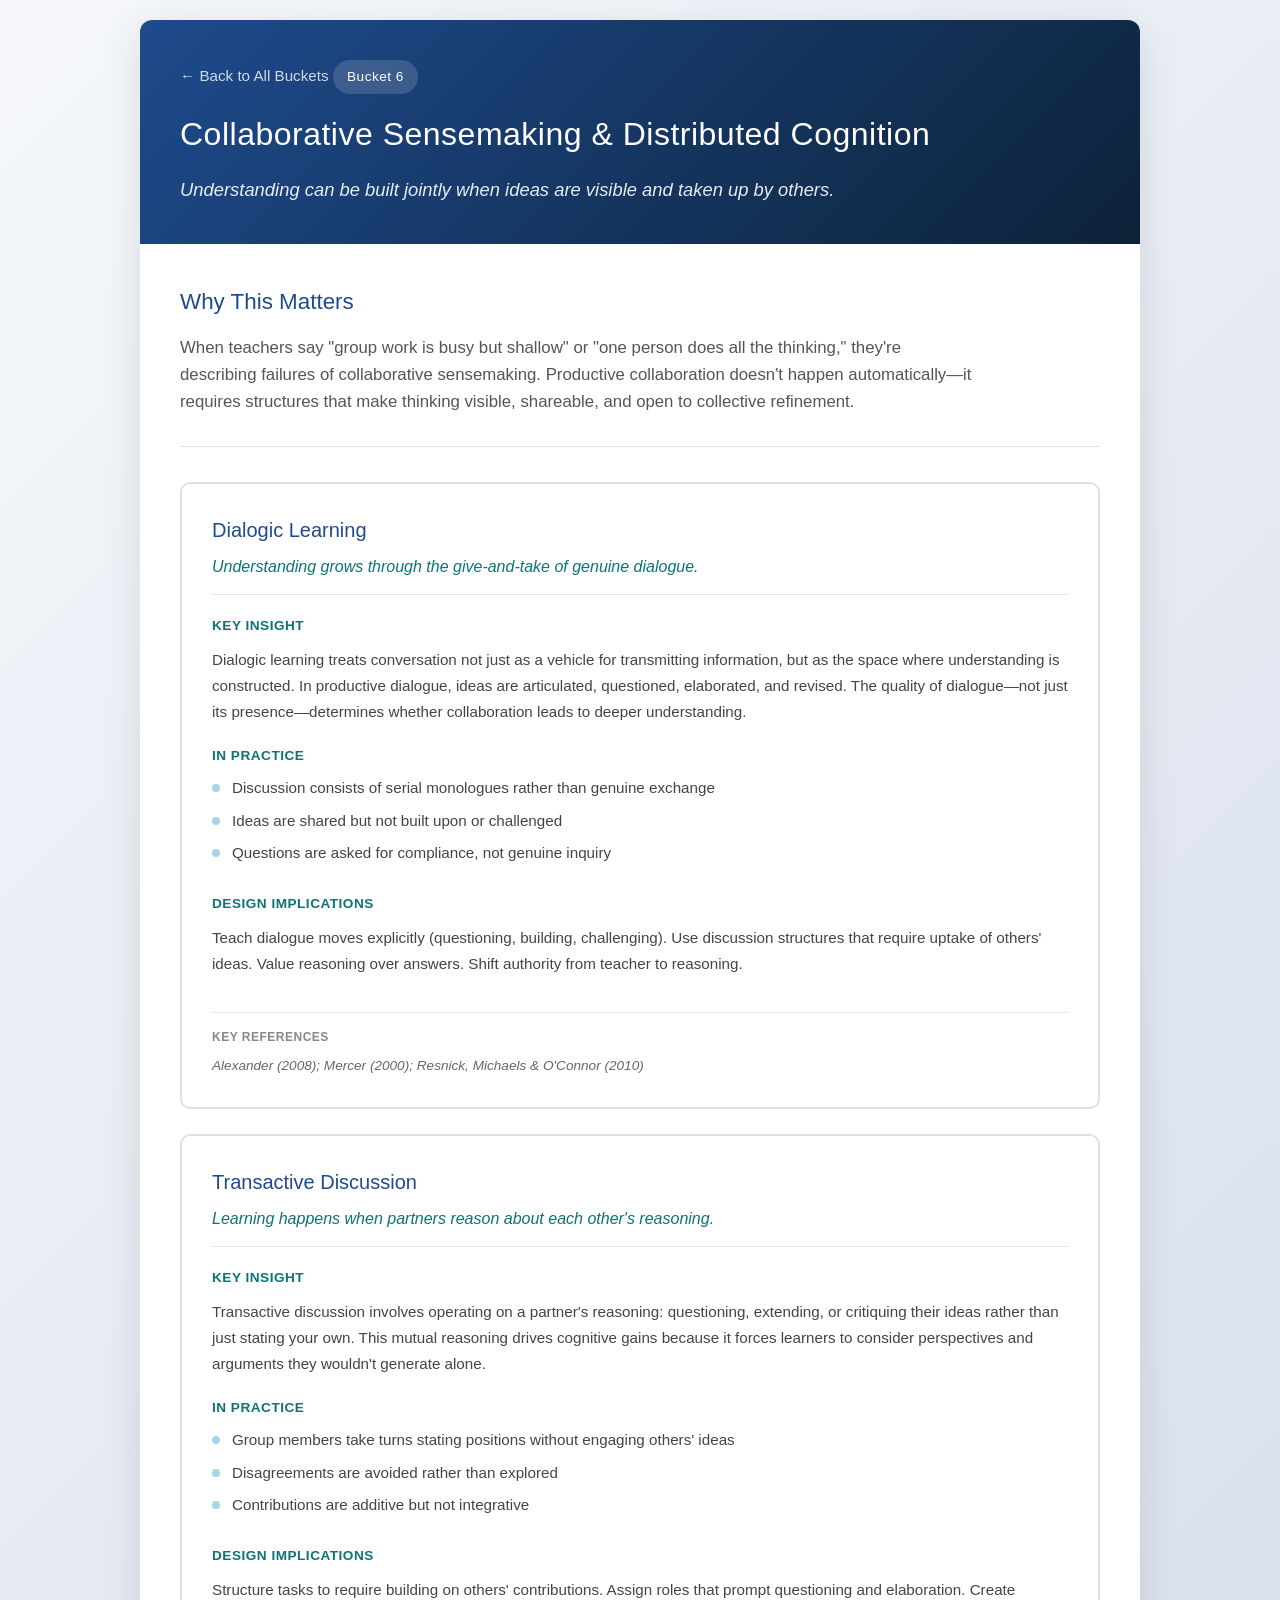
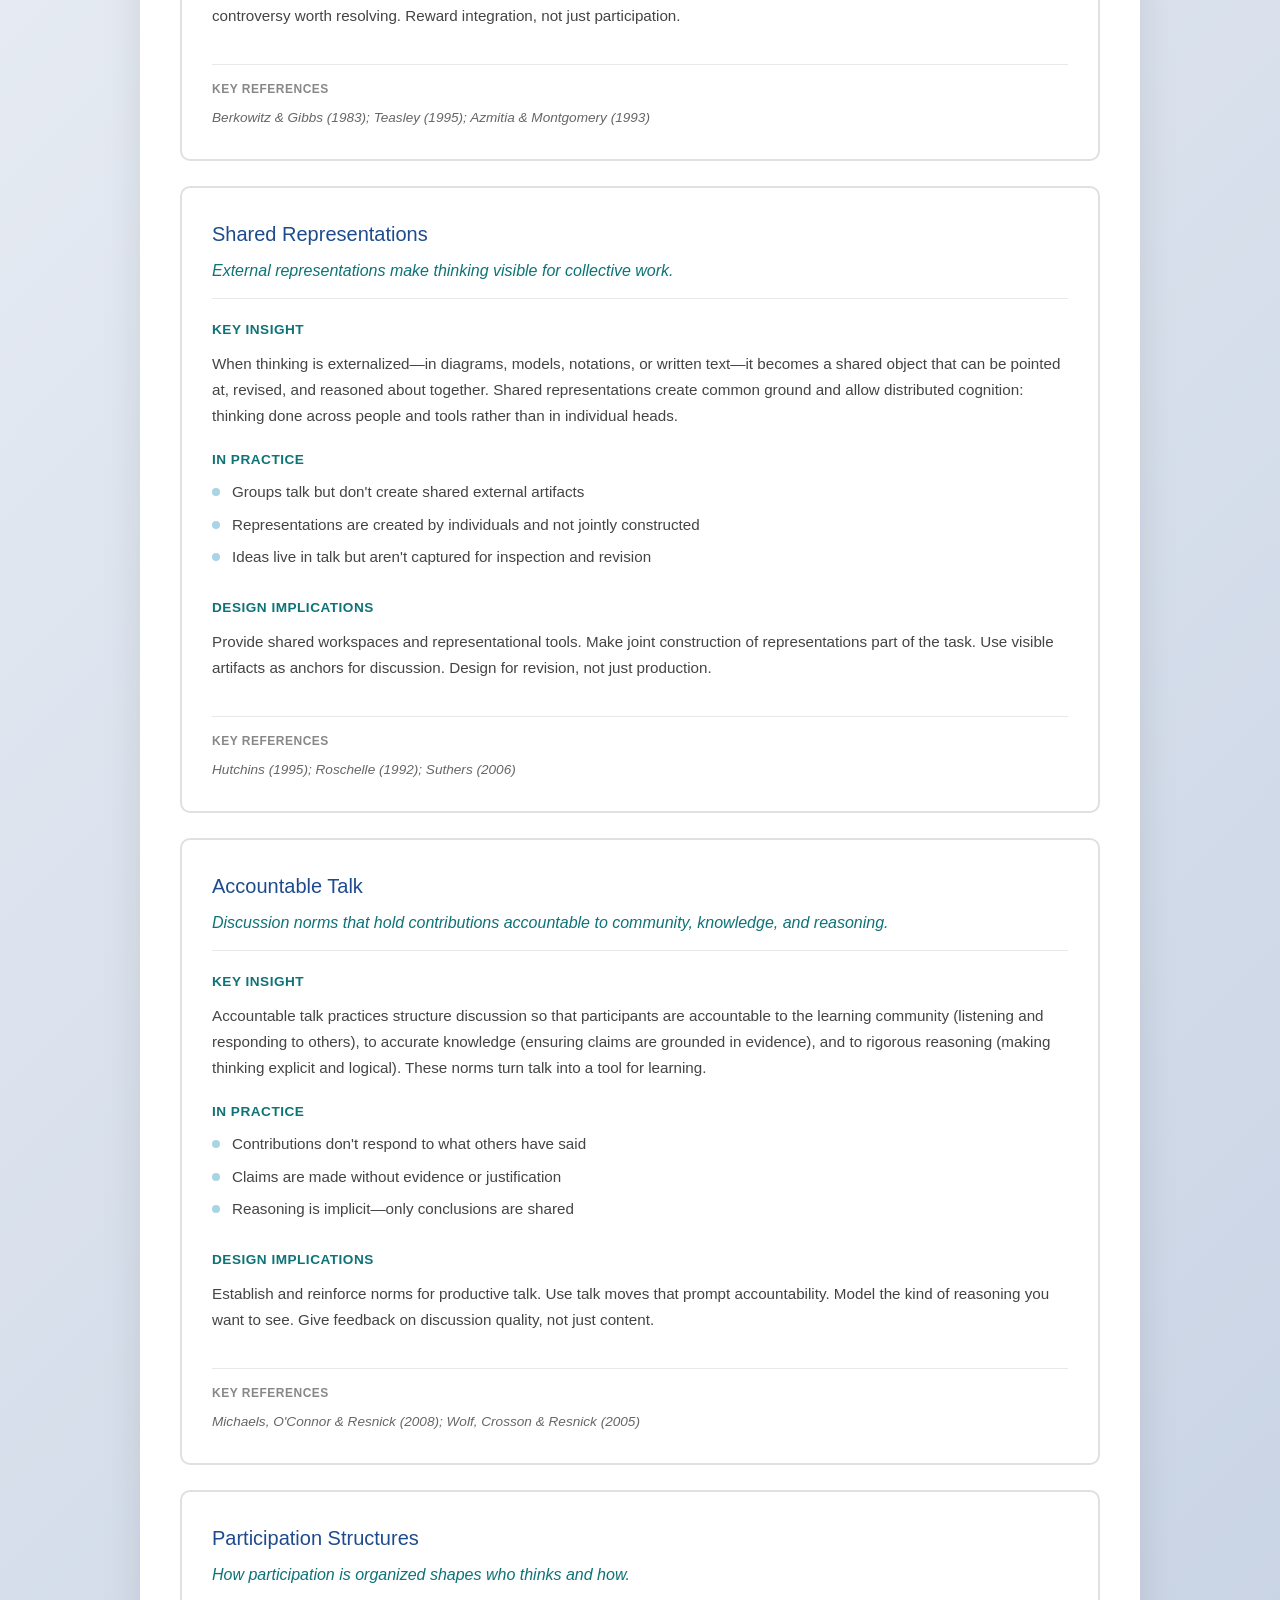
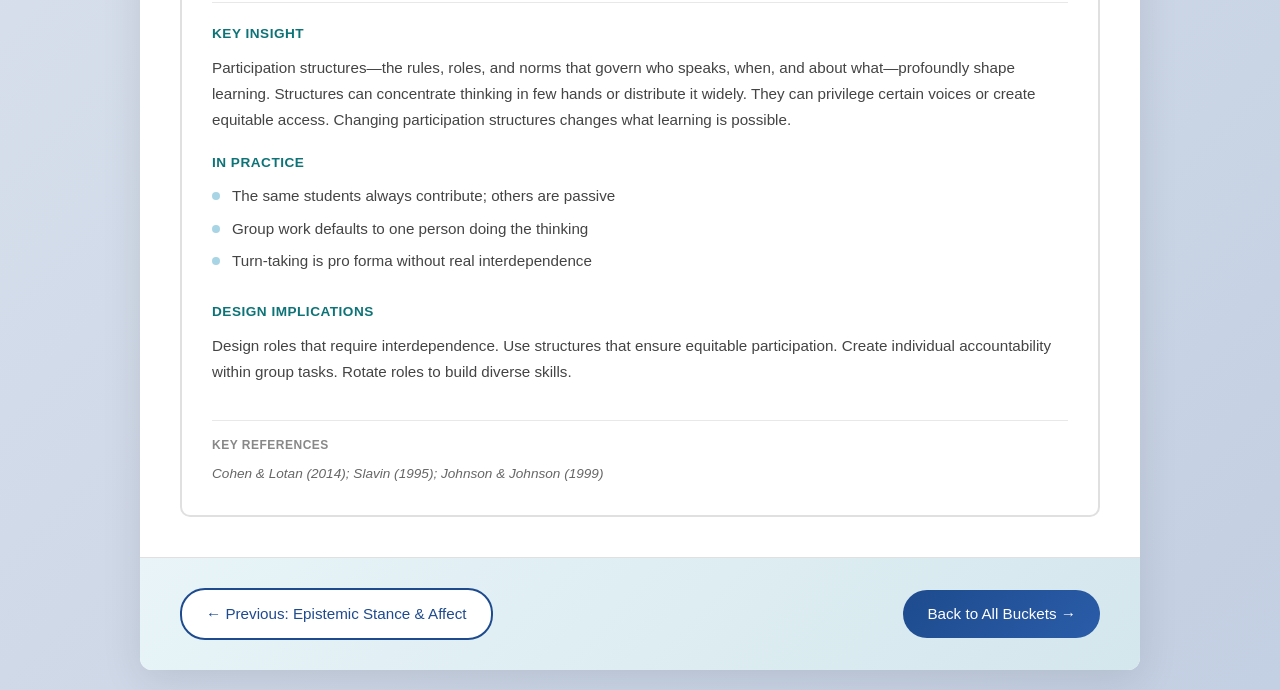
<file: deep-dive-6.html>
<!DOCTYPE html>
<html lang="en">
<head>
    <meta charset="UTF-8">
    <meta name="viewport" content="width=device-width, initial-scale=1.0">
    <title>Collaborative Sensemaking & Distributed Cognition | AugmentED Deep Dive</title>
    <style>
        * {
            margin: 0;
            padding: 0;
            box-sizing: border-box;
        }

        body {
            font-family: 'Segoe UI', Tahoma, Geneva, Verdana, sans-serif;
            background: linear-gradient(135deg, #f5f7fa 0%, #c3cfe2 100%);
            color: #2c3e50;
            line-height: 1.6;
            padding: 20px;
            min-height: 100vh;
        }

        .container {
            max-width: 1000px;
            margin: 0 auto;
            background: white;
            border-radius: 12px;
            box-shadow: 0 10px 40px rgba(0, 0, 0, 0.1);
            overflow: hidden;
        }

        header {
            background: linear-gradient(135deg, #1e4b8e 0%, #0d2238 100%);
            color: white;
            padding: 40px;
        }

        .back-link {
            display: inline-flex;
            align-items: center;
            color: rgba(255, 255, 255, 0.8);
            text-decoration: none;
            font-size: 0.95em;
            margin-bottom: 20px;
            transition: color 0.3s ease;
        }

        .back-link:hover {
            color: white;
        }

        .bucket-label {
            display: inline-block;
            background: rgba(255, 255, 255, 0.15);
            padding: 6px 14px;
            border-radius: 20px;
            font-size: 0.85em;
            margin-bottom: 15px;
            letter-spacing: 0.5px;
        }

        header h1 {
            font-size: 2em;
            margin-bottom: 15px;
            font-weight: 400;
            letter-spacing: 0.5px;
        }

        .core-idea {
            font-size: 1.15em;
            opacity: 0.9;
            max-width: 700px;
            font-style: italic;
        }

        .content-section {
            padding: 40px;
        }

        .section-intro {
            margin-bottom: 35px;
            padding-bottom: 30px;
            border-bottom: 1px solid #e0e0e0;
        }

        .section-intro h2 {
            color: #1e4b8e;
            font-size: 1.4em;
            margin-bottom: 15px;
            font-weight: 500;
        }

        .section-intro p {
            color: #555;
            font-size: 1.05em;
            max-width: 800px;
        }

        .theories-grid {
            display: grid;
            gap: 25px;
        }

        .theory-card {
            background: white;
            border: 2px solid #e0e0e0;
            border-radius: 10px;
            padding: 30px;
            transition: all 0.3s ease;
        }

        .theory-card:hover {
            border-color: #1e4b8e;
            box-shadow: 0 5px 20px rgba(30, 75, 142, 0.1);
        }

        .theory-card h3 {
            color: #1e4b8e;
            font-size: 1.25em;
            margin-bottom: 8px;
            font-weight: 500;
        }

        .theory-card .tagline {
            color: #0d7377;
            font-size: 1em;
            font-style: italic;
            margin-bottom: 20px;
            padding-bottom: 15px;
            border-bottom: 1px solid #e8e8e8;
        }

        .theory-detail {
            display: grid;
            gap: 20px;
        }

        .theory-detail section h4 {
            color: #0d7377;
            font-size: 0.85em;
            text-transform: uppercase;
            letter-spacing: 0.5px;
            margin-bottom: 10px;
            font-weight: 600;
        }

        .theory-detail section p {
            color: #444;
            font-size: 0.95em;
            line-height: 1.7;
        }

        .theory-detail section ul {
            list-style: none;
            padding-left: 0;
        }

        .theory-detail section li {
            padding-left: 20px;
            position: relative;
            margin-bottom: 8px;
            color: #444;
            font-size: 0.95em;
        }

        .theory-detail section li:before {
            content: "";
            width: 8px;
            height: 8px;
            background: #a8d5e5;
            border-radius: 50%;
            position: absolute;
            left: 0;
            top: 8px;
        }

        .key-refs {
            margin-top: 15px;
            padding-top: 15px;
            border-top: 1px solid #e8e8e8;
        }

        .key-refs h4 {
            color: #888;
            font-size: 0.75em;
            text-transform: uppercase;
            letter-spacing: 0.5px;
            margin-bottom: 8px;
            font-weight: 600;
        }

        .key-refs p {
            color: #666;
            font-size: 0.85em;
            font-style: italic;
        }

        footer {
            padding: 30px 40px;
            background: linear-gradient(135deg, #e8f4f8 0%, #d4e7ed 100%);
            border-top: 1px solid #e0e0e0;
            text-align: center;
        }

        .nav-buttons {
            display: flex;
            justify-content: space-between;
            align-items: center;
            flex-wrap: wrap;
            gap: 15px;
        }

        .nav-btn {
            display: inline-block;
            background: linear-gradient(135deg, #1e4b8e 0%, #2a5ca8 100%);
            color: white;
            padding: 12px 24px;
            border-radius: 25px;
            text-decoration: none;
            font-size: 0.95em;
            font-weight: 500;
            transition: all 0.3s ease;
        }

        .nav-btn:hover {
            transform: translateY(-2px);
            box-shadow: 0 4px 15px rgba(30, 75, 142, 0.3);
        }

        .nav-btn.secondary {
            background: white;
            color: #1e4b8e;
            border: 2px solid #1e4b8e;
        }

        .nav-btn.secondary:hover {
            background: #1e4b8e;
            color: white;
        }

        @media (max-width: 768px) {
            body {
                padding: 10px;
            }

            header {
                padding: 30px 20px;
            }

            header h1 {
                font-size: 1.5em;
            }

            .content-section {
                padding: 25px 20px;
            }

            .theory-card {
                padding: 20px;
            }

            footer {
                padding: 20px;
            }

            .nav-buttons {
                flex-direction: column;
            }

            .nav-btn {
                width: 100%;
                text-align: center;
            }
        }
    </style>
</head>
<body>
    <div class="container">
        <header>
            <a href="index.html" class="back-link">← Back to All Buckets</a>
            <div class="bucket-label">Bucket 6</div>
            <h1>Collaborative Sensemaking & Distributed Cognition</h1>
            <p class="core-idea">Understanding can be built jointly when ideas are visible and taken up by others.</p>
        </header>

        <section class="content-section">
            <div class="section-intro">
                <h2>Why This Matters</h2>
                <p>When teachers say "group work is busy but shallow" or "one person does all the thinking," they're describing failures of collaborative sensemaking. Productive collaboration doesn't happen automatically—it requires structures that make thinking visible, shareable, and open to collective refinement.</p>
            </div>

            <div class="theories-grid">
                <article class="theory-card">
                    <h3>Dialogic Learning</h3>
                    <p class="tagline">Understanding grows through the give-and-take of genuine dialogue.</p>
                    <div class="theory-detail">
                        <section>
                            <h4>Key Insight</h4>
                            <p>Dialogic learning treats conversation not just as a vehicle for transmitting information, but as the space where understanding is constructed. In productive dialogue, ideas are articulated, questioned, elaborated, and revised. The quality of dialogue—not just its presence—determines whether collaboration leads to deeper understanding.</p>
                        </section>
                        <section>
                            <h4>In Practice</h4>
                            <ul>
                                <li>Discussion consists of serial monologues rather than genuine exchange</li>
                                <li>Ideas are shared but not built upon or challenged</li>
                                <li>Questions are asked for compliance, not genuine inquiry</li>
                            </ul>
                        </section>
                        <section>
                            <h4>Design Implications</h4>
                            <p>Teach dialogue moves explicitly (questioning, building, challenging). Use discussion structures that require uptake of others' ideas. Value reasoning over answers. Shift authority from teacher to reasoning.</p>
                        </section>
                        <div class="key-refs">
                            <h4>Key References</h4>
                            <p>Alexander (2008); Mercer (2000); Resnick, Michaels & O'Connor (2010)</p>
                        </div>
                    </div>
                </article>

                <article class="theory-card">
                    <h3>Transactive Discussion</h3>
                    <p class="tagline">Learning happens when partners reason about each other's reasoning.</p>
                    <div class="theory-detail">
                        <section>
                            <h4>Key Insight</h4>
                            <p>Transactive discussion involves operating on a partner's reasoning: questioning, extending, or critiquing their ideas rather than just stating your own. This mutual reasoning drives cognitive gains because it forces learners to consider perspectives and arguments they wouldn't generate alone.</p>
                        </section>
                        <section>
                            <h4>In Practice</h4>
                            <ul>
                                <li>Group members take turns stating positions without engaging others' ideas</li>
                                <li>Disagreements are avoided rather than explored</li>
                                <li>Contributions are additive but not integrative</li>
                            </ul>
                        </section>
                        <section>
                            <h4>Design Implications</h4>
                            <p>Structure tasks to require building on others' contributions. Assign roles that prompt questioning and elaboration. Create controversy worth resolving. Reward integration, not just participation.</p>
                        </section>
                        <div class="key-refs">
                            <h4>Key References</h4>
                            <p>Berkowitz & Gibbs (1983); Teasley (1995); Azmitia & Montgomery (1993)</p>
                        </div>
                    </div>
                </article>

                <article class="theory-card">
                    <h3>Shared Representations</h3>
                    <p class="tagline">External representations make thinking visible for collective work.</p>
                    <div class="theory-detail">
                        <section>
                            <h4>Key Insight</h4>
                            <p>When thinking is externalized—in diagrams, models, notations, or written text—it becomes a shared object that can be pointed at, revised, and reasoned about together. Shared representations create common ground and allow distributed cognition: thinking done across people and tools rather than in individual heads.</p>
                        </section>
                        <section>
                            <h4>In Practice</h4>
                            <ul>
                                <li>Groups talk but don't create shared external artifacts</li>
                                <li>Representations are created by individuals and not jointly constructed</li>
                                <li>Ideas live in talk but aren't captured for inspection and revision</li>
                            </ul>
                        </section>
                        <section>
                            <h4>Design Implications</h4>
                            <p>Provide shared workspaces and representational tools. Make joint construction of representations part of the task. Use visible artifacts as anchors for discussion. Design for revision, not just production.</p>
                        </section>
                        <div class="key-refs">
                            <h4>Key References</h4>
                            <p>Hutchins (1995); Roschelle (1992); Suthers (2006)</p>
                        </div>
                    </div>
                </article>

                <article class="theory-card">
                    <h3>Accountable Talk</h3>
                    <p class="tagline">Discussion norms that hold contributions accountable to community, knowledge, and reasoning.</p>
                    <div class="theory-detail">
                        <section>
                            <h4>Key Insight</h4>
                            <p>Accountable talk practices structure discussion so that participants are accountable to the learning community (listening and responding to others), to accurate knowledge (ensuring claims are grounded in evidence), and to rigorous reasoning (making thinking explicit and logical). These norms turn talk into a tool for learning.</p>
                        </section>
                        <section>
                            <h4>In Practice</h4>
                            <ul>
                                <li>Contributions don't respond to what others have said</li>
                                <li>Claims are made without evidence or justification</li>
                                <li>Reasoning is implicit—only conclusions are shared</li>
                            </ul>
                        </section>
                        <section>
                            <h4>Design Implications</h4>
                            <p>Establish and reinforce norms for productive talk. Use talk moves that prompt accountability. Model the kind of reasoning you want to see. Give feedback on discussion quality, not just content.</p>
                        </section>
                        <div class="key-refs">
                            <h4>Key References</h4>
                            <p>Michaels, O'Connor & Resnick (2008); Wolf, Crosson & Resnick (2005)</p>
                        </div>
                    </div>
                </article>

                <article class="theory-card">
                    <h3>Participation Structures</h3>
                    <p class="tagline">How participation is organized shapes who thinks and how.</p>
                    <div class="theory-detail">
                        <section>
                            <h4>Key Insight</h4>
                            <p>Participation structures—the rules, roles, and norms that govern who speaks, when, and about what—profoundly shape learning. Structures can concentrate thinking in few hands or distribute it widely. They can privilege certain voices or create equitable access. Changing participation structures changes what learning is possible.</p>
                        </section>
                        <section>
                            <h4>In Practice</h4>
                            <ul>
                                <li>The same students always contribute; others are passive</li>
                                <li>Group work defaults to one person doing the thinking</li>
                                <li>Turn-taking is pro forma without real interdependence</li>
                            </ul>
                        </section>
                        <section>
                            <h4>Design Implications</h4>
                            <p>Design roles that require interdependence. Use structures that ensure equitable participation. Create individual accountability within group tasks. Rotate roles to build diverse skills.</p>
                        </section>
                        <div class="key-refs">
                            <h4>Key References</h4>
                            <p>Cohen & Lotan (2014); Slavin (1995); Johnson & Johnson (1999)</p>
                        </div>
                    </div>
                </article>
            </div>
        </section>

        <footer>
            <div class="nav-buttons">
                <a href="deep-dive-5.html" class="nav-btn secondary">← Previous: Epistemic Stance & Affect</a>
                <a href="index.html" class="nav-btn">Back to All Buckets →</a>
            </div>
        </footer>
    </div>
</body>
</html>
</file>
